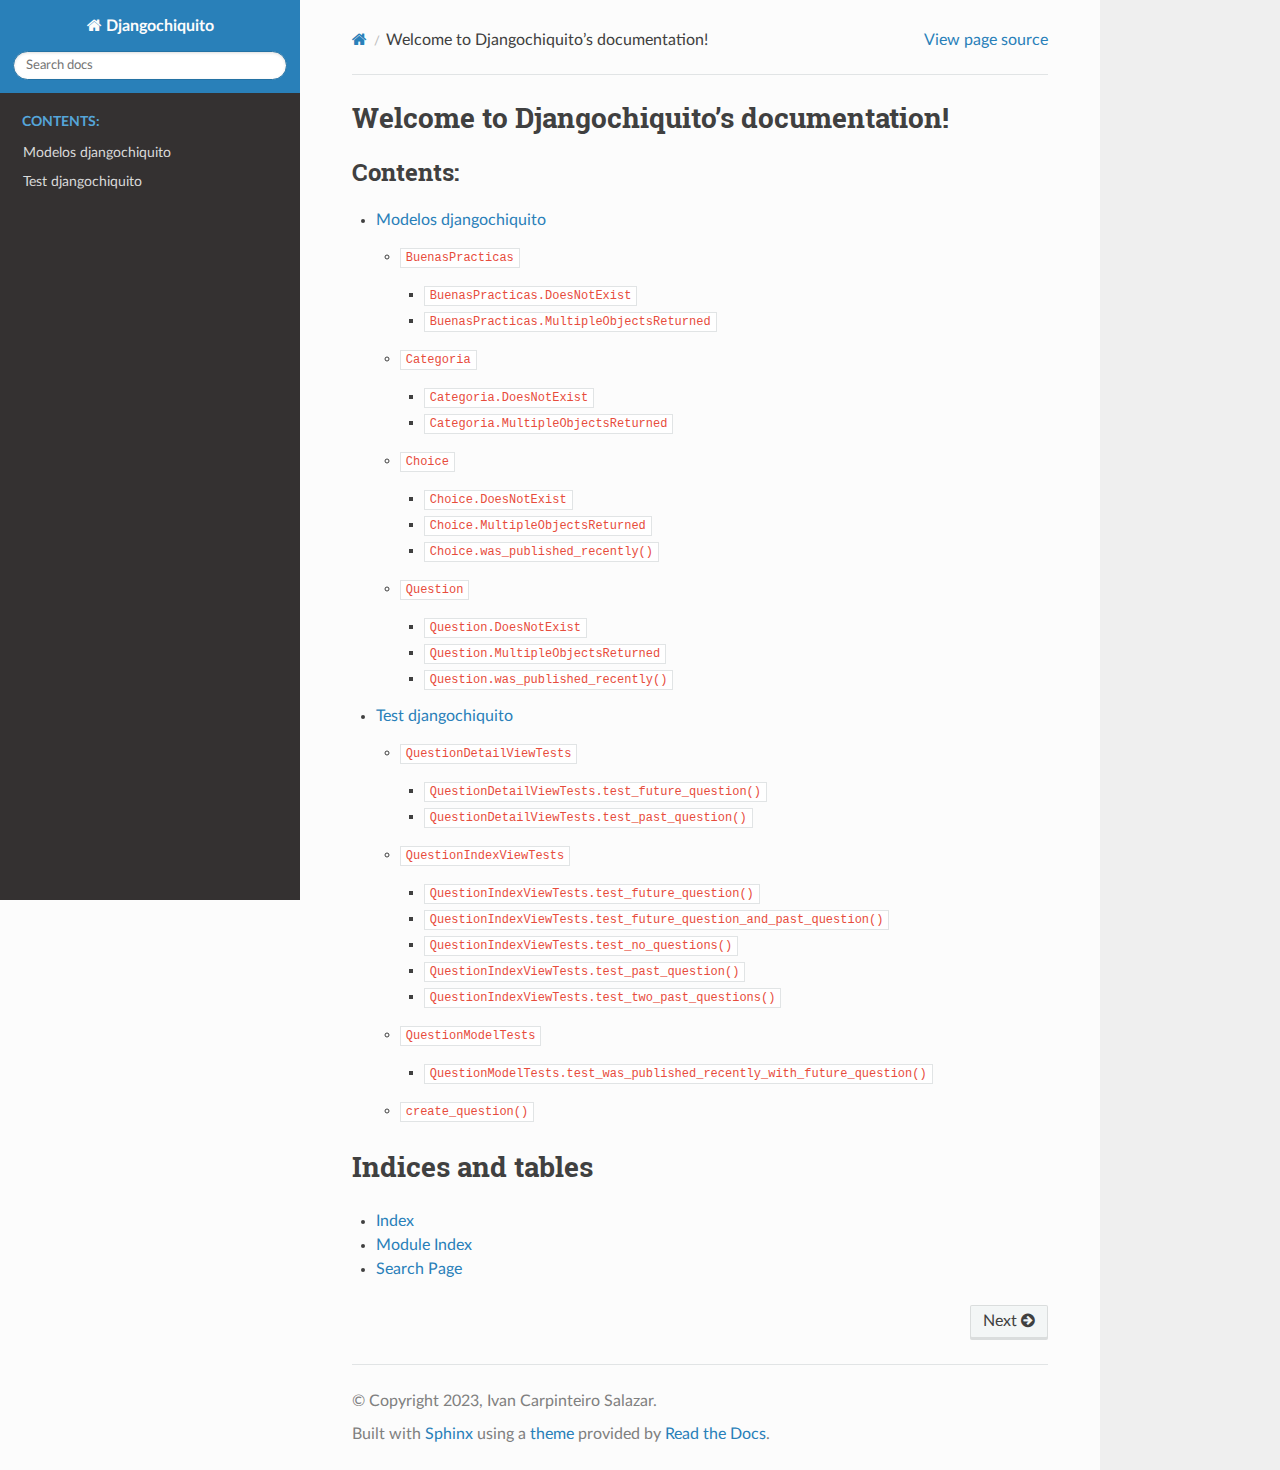
<file: docs/_build/html/index.html>
<!DOCTYPE html>
<html class="writer-html5" lang="en" >
<head>
  <meta charset="utf-8" /><meta name="generator" content="Docutils 0.18.1: http://docutils.sourceforge.net/" />

  <meta name="viewport" content="width=device-width, initial-scale=1.0" />
  <title>Welcome to Djangochiquito’s documentation! &mdash; Djangochiquito  documentation</title>
      <link rel="stylesheet" href="_static/pygments.css" type="text/css" />
      <link rel="stylesheet" href="_static/css/theme.css" type="text/css" />
  <!--[if lt IE 9]>
    <script src="_static/js/html5shiv.min.js"></script>
  <![endif]-->
  
        <script src="_static/jquery.js"></script>
        <script src="_static/_sphinx_javascript_frameworks_compat.js"></script>
        <script data-url_root="./" id="documentation_options" src="_static/documentation_options.js"></script>
        <script src="_static/doctools.js"></script>
        <script src="_static/sphinx_highlight.js"></script>
    <script src="_static/js/theme.js"></script>
    <link rel="index" title="Index" href="genindex.html" />
    <link rel="search" title="Search" href="search.html" />
    <link rel="next" title="Modelos djangochiquito" href="docu/modelosindex.html" /> 
</head>

<body class="wy-body-for-nav"> 
  <div class="wy-grid-for-nav">
    <nav data-toggle="wy-nav-shift" class="wy-nav-side">
      <div class="wy-side-scroll">
        <div class="wy-side-nav-search" >

          
          
          <a href="#" class="icon icon-home">
            Djangochiquito
          </a>
<div role="search">
  <form id="rtd-search-form" class="wy-form" action="search.html" method="get">
    <input type="text" name="q" placeholder="Search docs" aria-label="Search docs" />
    <input type="hidden" name="check_keywords" value="yes" />
    <input type="hidden" name="area" value="default" />
  </form>
</div>
        </div><div class="wy-menu wy-menu-vertical" data-spy="affix" role="navigation" aria-label="Navigation menu">
              <p class="caption" role="heading"><span class="caption-text">Contents:</span></p>
<ul>
<li class="toctree-l1"><a class="reference internal" href="docu/modelosindex.html">Modelos djangochiquito</a></li>
<li class="toctree-l1"><a class="reference internal" href="docu/testindex.html">Test djangochiquito</a></li>
</ul>

        </div>
      </div>
    </nav>

    <section data-toggle="wy-nav-shift" class="wy-nav-content-wrap"><nav class="wy-nav-top" aria-label="Mobile navigation menu" >
          <i data-toggle="wy-nav-top" class="fa fa-bars"></i>
          <a href="#">Djangochiquito</a>
      </nav>

      <div class="wy-nav-content">
        <div class="rst-content">
          <div role="navigation" aria-label="Page navigation">
  <ul class="wy-breadcrumbs">
      <li><a href="#" class="icon icon-home" aria-label="Home"></a></li>
      <li class="breadcrumb-item active">Welcome to Djangochiquito’s documentation!</li>
      <li class="wy-breadcrumbs-aside">
            <a href="_sources/index.rst.txt" rel="nofollow"> View page source</a>
      </li>
  </ul>
  <hr/>
</div>
          <div role="main" class="document" itemscope="itemscope" itemtype="http://schema.org/Article">
           <div itemprop="articleBody">
             
  <section id="welcome-to-djangochiquito-s-documentation">
<h1>Welcome to Djangochiquito’s documentation!<a class="headerlink" href="#welcome-to-djangochiquito-s-documentation" title="Permalink to this heading"></a></h1>
<div class="toctree-wrapper compound">
<p class="caption" role="heading"><span class="caption-text">Contents:</span></p>
<ul>
<li class="toctree-l1"><a class="reference internal" href="docu/modelosindex.html">Modelos djangochiquito</a><ul>
<li class="toctree-l2"><a class="reference internal" href="docu/modelosindex.html#djangochiquito.models.BuenasPracticas"><code class="docutils literal notranslate"><span class="pre">BuenasPracticas</span></code></a><ul>
<li class="toctree-l3"><a class="reference internal" href="docu/modelosindex.html#djangochiquito.models.BuenasPracticas.DoesNotExist"><code class="docutils literal notranslate"><span class="pre">BuenasPracticas.DoesNotExist</span></code></a></li>
<li class="toctree-l3"><a class="reference internal" href="docu/modelosindex.html#djangochiquito.models.BuenasPracticas.MultipleObjectsReturned"><code class="docutils literal notranslate"><span class="pre">BuenasPracticas.MultipleObjectsReturned</span></code></a></li>
</ul>
</li>
<li class="toctree-l2"><a class="reference internal" href="docu/modelosindex.html#djangochiquito.models.Categoria"><code class="docutils literal notranslate"><span class="pre">Categoria</span></code></a><ul>
<li class="toctree-l3"><a class="reference internal" href="docu/modelosindex.html#djangochiquito.models.Categoria.DoesNotExist"><code class="docutils literal notranslate"><span class="pre">Categoria.DoesNotExist</span></code></a></li>
<li class="toctree-l3"><a class="reference internal" href="docu/modelosindex.html#djangochiquito.models.Categoria.MultipleObjectsReturned"><code class="docutils literal notranslate"><span class="pre">Categoria.MultipleObjectsReturned</span></code></a></li>
</ul>
</li>
<li class="toctree-l2"><a class="reference internal" href="docu/modelosindex.html#djangochiquito.models.Choice"><code class="docutils literal notranslate"><span class="pre">Choice</span></code></a><ul>
<li class="toctree-l3"><a class="reference internal" href="docu/modelosindex.html#djangochiquito.models.Choice.DoesNotExist"><code class="docutils literal notranslate"><span class="pre">Choice.DoesNotExist</span></code></a></li>
<li class="toctree-l3"><a class="reference internal" href="docu/modelosindex.html#djangochiquito.models.Choice.MultipleObjectsReturned"><code class="docutils literal notranslate"><span class="pre">Choice.MultipleObjectsReturned</span></code></a></li>
<li class="toctree-l3"><a class="reference internal" href="docu/modelosindex.html#djangochiquito.models.Choice.was_published_recently"><code class="docutils literal notranslate"><span class="pre">Choice.was_published_recently()</span></code></a></li>
</ul>
</li>
<li class="toctree-l2"><a class="reference internal" href="docu/modelosindex.html#djangochiquito.models.Question"><code class="docutils literal notranslate"><span class="pre">Question</span></code></a><ul>
<li class="toctree-l3"><a class="reference internal" href="docu/modelosindex.html#djangochiquito.models.Question.DoesNotExist"><code class="docutils literal notranslate"><span class="pre">Question.DoesNotExist</span></code></a></li>
<li class="toctree-l3"><a class="reference internal" href="docu/modelosindex.html#djangochiquito.models.Question.MultipleObjectsReturned"><code class="docutils literal notranslate"><span class="pre">Question.MultipleObjectsReturned</span></code></a></li>
<li class="toctree-l3"><a class="reference internal" href="docu/modelosindex.html#djangochiquito.models.Question.was_published_recently"><code class="docutils literal notranslate"><span class="pre">Question.was_published_recently()</span></code></a></li>
</ul>
</li>
</ul>
</li>
<li class="toctree-l1"><a class="reference internal" href="docu/testindex.html">Test djangochiquito</a><ul>
<li class="toctree-l2"><a class="reference internal" href="docu/testindex.html#djangochiquito.tests.QuestionDetailViewTests"><code class="docutils literal notranslate"><span class="pre">QuestionDetailViewTests</span></code></a><ul>
<li class="toctree-l3"><a class="reference internal" href="docu/testindex.html#djangochiquito.tests.QuestionDetailViewTests.test_future_question"><code class="docutils literal notranslate"><span class="pre">QuestionDetailViewTests.test_future_question()</span></code></a></li>
<li class="toctree-l3"><a class="reference internal" href="docu/testindex.html#djangochiquito.tests.QuestionDetailViewTests.test_past_question"><code class="docutils literal notranslate"><span class="pre">QuestionDetailViewTests.test_past_question()</span></code></a></li>
</ul>
</li>
<li class="toctree-l2"><a class="reference internal" href="docu/testindex.html#djangochiquito.tests.QuestionIndexViewTests"><code class="docutils literal notranslate"><span class="pre">QuestionIndexViewTests</span></code></a><ul>
<li class="toctree-l3"><a class="reference internal" href="docu/testindex.html#djangochiquito.tests.QuestionIndexViewTests.test_future_question"><code class="docutils literal notranslate"><span class="pre">QuestionIndexViewTests.test_future_question()</span></code></a></li>
<li class="toctree-l3"><a class="reference internal" href="docu/testindex.html#djangochiquito.tests.QuestionIndexViewTests.test_future_question_and_past_question"><code class="docutils literal notranslate"><span class="pre">QuestionIndexViewTests.test_future_question_and_past_question()</span></code></a></li>
<li class="toctree-l3"><a class="reference internal" href="docu/testindex.html#djangochiquito.tests.QuestionIndexViewTests.test_no_questions"><code class="docutils literal notranslate"><span class="pre">QuestionIndexViewTests.test_no_questions()</span></code></a></li>
<li class="toctree-l3"><a class="reference internal" href="docu/testindex.html#djangochiquito.tests.QuestionIndexViewTests.test_past_question"><code class="docutils literal notranslate"><span class="pre">QuestionIndexViewTests.test_past_question()</span></code></a></li>
<li class="toctree-l3"><a class="reference internal" href="docu/testindex.html#djangochiquito.tests.QuestionIndexViewTests.test_two_past_questions"><code class="docutils literal notranslate"><span class="pre">QuestionIndexViewTests.test_two_past_questions()</span></code></a></li>
</ul>
</li>
<li class="toctree-l2"><a class="reference internal" href="docu/testindex.html#djangochiquito.tests.QuestionModelTests"><code class="docutils literal notranslate"><span class="pre">QuestionModelTests</span></code></a><ul>
<li class="toctree-l3"><a class="reference internal" href="docu/testindex.html#djangochiquito.tests.QuestionModelTests.test_was_published_recently_with_future_question"><code class="docutils literal notranslate"><span class="pre">QuestionModelTests.test_was_published_recently_with_future_question()</span></code></a></li>
</ul>
</li>
<li class="toctree-l2"><a class="reference internal" href="docu/testindex.html#djangochiquito.tests.create_question"><code class="docutils literal notranslate"><span class="pre">create_question()</span></code></a></li>
</ul>
</li>
</ul>
</div>
</section>
<section id="indices-and-tables">
<h1>Indices and tables<a class="headerlink" href="#indices-and-tables" title="Permalink to this heading"></a></h1>
<ul class="simple">
<li><p><a class="reference internal" href="genindex.html"><span class="std std-ref">Index</span></a></p></li>
<li><p><a class="reference internal" href="py-modindex.html"><span class="std std-ref">Module Index</span></a></p></li>
<li><p><a class="reference internal" href="search.html"><span class="std std-ref">Search Page</span></a></p></li>
</ul>
</section>


           </div>
          </div>
          <footer><div class="rst-footer-buttons" role="navigation" aria-label="Footer">
        <a href="docu/modelosindex.html" class="btn btn-neutral float-right" title="Modelos djangochiquito" accesskey="n" rel="next">Next <span class="fa fa-arrow-circle-right" aria-hidden="true"></span></a>
    </div>

  <hr/>

  <div role="contentinfo">
    <p>&#169; Copyright 2023, Ivan Carpinteiro Salazar.</p>
  </div>

  Built with <a href="https://www.sphinx-doc.org/">Sphinx</a> using a
    <a href="https://github.com/readthedocs/sphinx_rtd_theme">theme</a>
    provided by <a href="https://readthedocs.org">Read the Docs</a>.
   

</footer>
        </div>
      </div>
    </section>
  </div>
  <script>
      jQuery(function () {
          SphinxRtdTheme.Navigation.enable(true);
      });
  </script> 

</body>
</html>
</file>
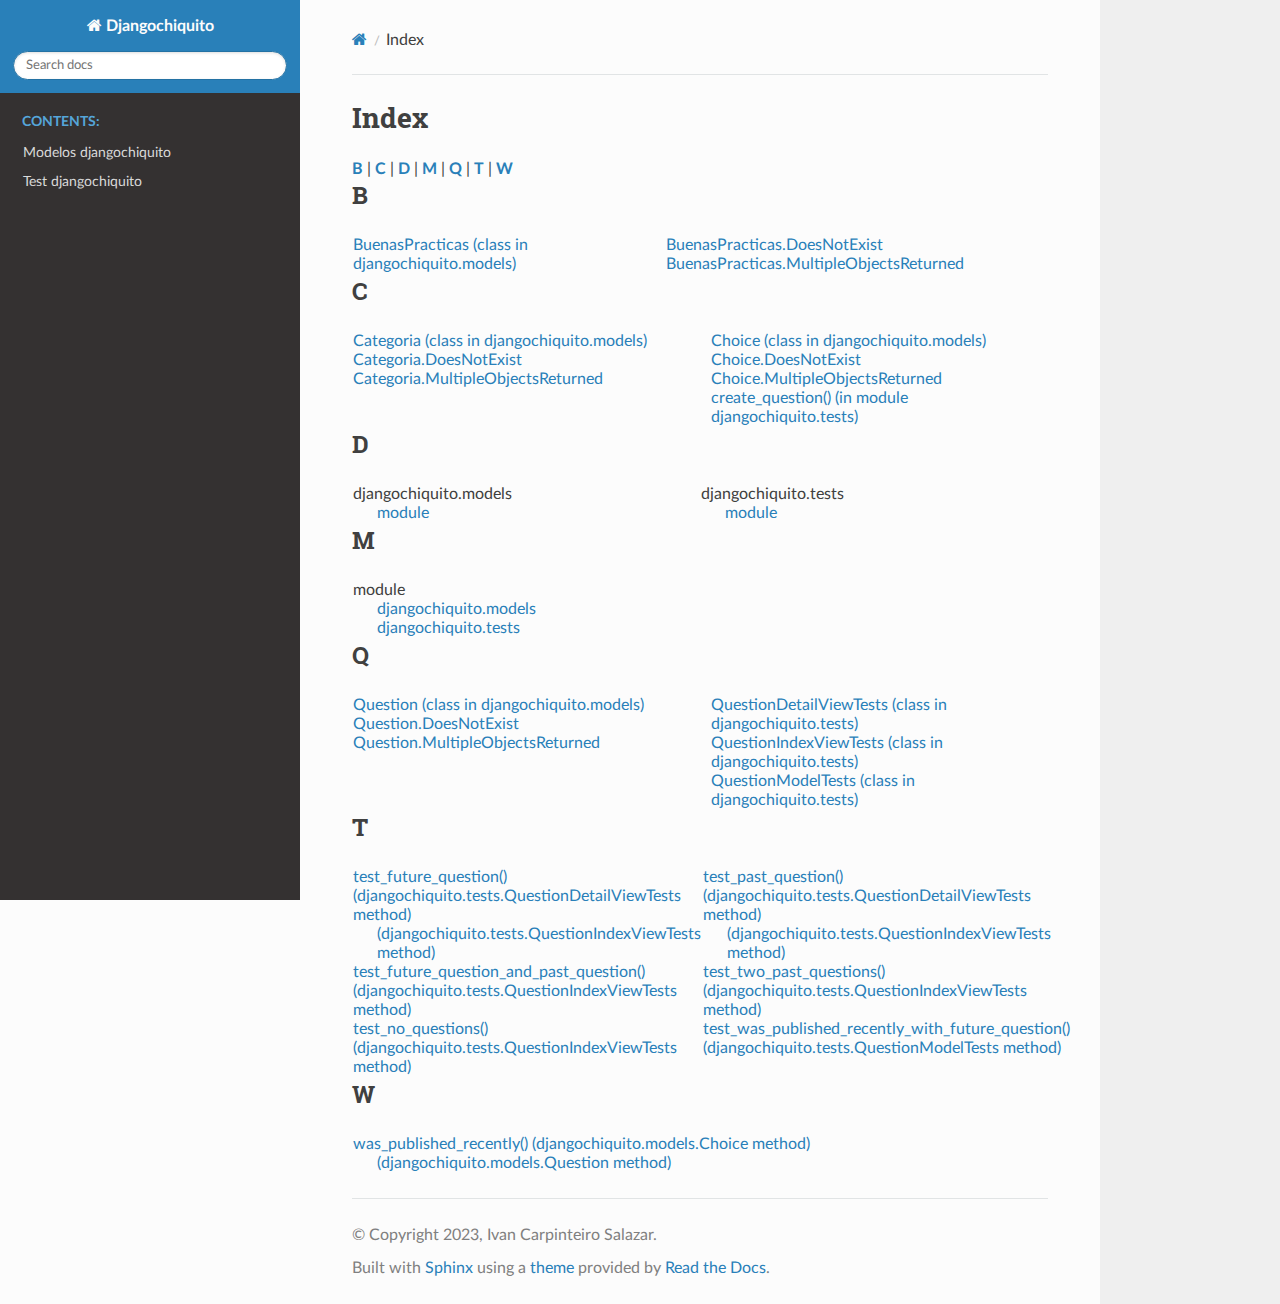
<file: docs/_build/html/genindex.html>
<!DOCTYPE html>
<html class="writer-html5" lang="en" >
<head>
  <meta charset="utf-8" />
  <meta name="viewport" content="width=device-width, initial-scale=1.0" />
  <title>Index &mdash; Djangochiquito  documentation</title>
      <link rel="stylesheet" href="_static/pygments.css" type="text/css" />
      <link rel="stylesheet" href="_static/css/theme.css" type="text/css" />
  <!--[if lt IE 9]>
    <script src="_static/js/html5shiv.min.js"></script>
  <![endif]-->
  
        <script src="_static/jquery.js"></script>
        <script src="_static/_sphinx_javascript_frameworks_compat.js"></script>
        <script data-url_root="./" id="documentation_options" src="_static/documentation_options.js"></script>
        <script src="_static/doctools.js"></script>
        <script src="_static/sphinx_highlight.js"></script>
    <script src="_static/js/theme.js"></script>
    <link rel="index" title="Index" href="#" />
    <link rel="search" title="Search" href="search.html" /> 
</head>

<body class="wy-body-for-nav"> 
  <div class="wy-grid-for-nav">
    <nav data-toggle="wy-nav-shift" class="wy-nav-side">
      <div class="wy-side-scroll">
        <div class="wy-side-nav-search" >

          
          
          <a href="index.html" class="icon icon-home">
            Djangochiquito
          </a>
<div role="search">
  <form id="rtd-search-form" class="wy-form" action="search.html" method="get">
    <input type="text" name="q" placeholder="Search docs" aria-label="Search docs" />
    <input type="hidden" name="check_keywords" value="yes" />
    <input type="hidden" name="area" value="default" />
  </form>
</div>
        </div><div class="wy-menu wy-menu-vertical" data-spy="affix" role="navigation" aria-label="Navigation menu">
              <p class="caption" role="heading"><span class="caption-text">Contents:</span></p>
<ul>
<li class="toctree-l1"><a class="reference internal" href="docu/modelosindex.html">Modelos djangochiquito</a></li>
<li class="toctree-l1"><a class="reference internal" href="docu/testindex.html">Test djangochiquito</a></li>
</ul>

        </div>
      </div>
    </nav>

    <section data-toggle="wy-nav-shift" class="wy-nav-content-wrap"><nav class="wy-nav-top" aria-label="Mobile navigation menu" >
          <i data-toggle="wy-nav-top" class="fa fa-bars"></i>
          <a href="index.html">Djangochiquito</a>
      </nav>

      <div class="wy-nav-content">
        <div class="rst-content">
          <div role="navigation" aria-label="Page navigation">
  <ul class="wy-breadcrumbs">
      <li><a href="index.html" class="icon icon-home" aria-label="Home"></a></li>
      <li class="breadcrumb-item active">Index</li>
      <li class="wy-breadcrumbs-aside">
      </li>
  </ul>
  <hr/>
</div>
          <div role="main" class="document" itemscope="itemscope" itemtype="http://schema.org/Article">
           <div itemprop="articleBody">
             

<h1 id="index">Index</h1>

<div class="genindex-jumpbox">
 <a href="#B"><strong>B</strong></a>
 | <a href="#C"><strong>C</strong></a>
 | <a href="#D"><strong>D</strong></a>
 | <a href="#M"><strong>M</strong></a>
 | <a href="#Q"><strong>Q</strong></a>
 | <a href="#T"><strong>T</strong></a>
 | <a href="#W"><strong>W</strong></a>
 
</div>
<h2 id="B">B</h2>
<table style="width: 100%" class="indextable genindextable"><tr>
  <td style="width: 33%; vertical-align: top;"><ul>
      <li><a href="docu/modelosindex.html#djangochiquito.models.BuenasPracticas">BuenasPracticas (class in djangochiquito.models)</a>
</li>
  </ul></td>
  <td style="width: 33%; vertical-align: top;"><ul>
      <li><a href="docu/modelosindex.html#djangochiquito.models.BuenasPracticas.DoesNotExist">BuenasPracticas.DoesNotExist</a>
</li>
      <li><a href="docu/modelosindex.html#djangochiquito.models.BuenasPracticas.MultipleObjectsReturned">BuenasPracticas.MultipleObjectsReturned</a>
</li>
  </ul></td>
</tr></table>

<h2 id="C">C</h2>
<table style="width: 100%" class="indextable genindextable"><tr>
  <td style="width: 33%; vertical-align: top;"><ul>
      <li><a href="docu/modelosindex.html#djangochiquito.models.Categoria">Categoria (class in djangochiquito.models)</a>
</li>
      <li><a href="docu/modelosindex.html#djangochiquito.models.Categoria.DoesNotExist">Categoria.DoesNotExist</a>
</li>
      <li><a href="docu/modelosindex.html#djangochiquito.models.Categoria.MultipleObjectsReturned">Categoria.MultipleObjectsReturned</a>
</li>
  </ul></td>
  <td style="width: 33%; vertical-align: top;"><ul>
      <li><a href="docu/modelosindex.html#djangochiquito.models.Choice">Choice (class in djangochiquito.models)</a>
</li>
      <li><a href="docu/modelosindex.html#djangochiquito.models.Choice.DoesNotExist">Choice.DoesNotExist</a>
</li>
      <li><a href="docu/modelosindex.html#djangochiquito.models.Choice.MultipleObjectsReturned">Choice.MultipleObjectsReturned</a>
</li>
      <li><a href="docu/testindex.html#djangochiquito.tests.create_question">create_question() (in module djangochiquito.tests)</a>
</li>
  </ul></td>
</tr></table>

<h2 id="D">D</h2>
<table style="width: 100%" class="indextable genindextable"><tr>
  <td style="width: 33%; vertical-align: top;"><ul>
      <li>
    djangochiquito.models

      <ul>
        <li><a href="docu/modelosindex.html#module-djangochiquito.models">module</a>
</li>
      </ul></li>
  </ul></td>
  <td style="width: 33%; vertical-align: top;"><ul>
      <li>
    djangochiquito.tests

      <ul>
        <li><a href="docu/testindex.html#module-djangochiquito.tests">module</a>
</li>
      </ul></li>
  </ul></td>
</tr></table>

<h2 id="M">M</h2>
<table style="width: 100%" class="indextable genindextable"><tr>
  <td style="width: 33%; vertical-align: top;"><ul>
      <li>
    module

      <ul>
        <li><a href="docu/modelosindex.html#module-djangochiquito.models">djangochiquito.models</a>
</li>
        <li><a href="docu/testindex.html#module-djangochiquito.tests">djangochiquito.tests</a>
</li>
      </ul></li>
  </ul></td>
</tr></table>

<h2 id="Q">Q</h2>
<table style="width: 100%" class="indextable genindextable"><tr>
  <td style="width: 33%; vertical-align: top;"><ul>
      <li><a href="docu/modelosindex.html#djangochiquito.models.Question">Question (class in djangochiquito.models)</a>
</li>
      <li><a href="docu/modelosindex.html#djangochiquito.models.Question.DoesNotExist">Question.DoesNotExist</a>
</li>
      <li><a href="docu/modelosindex.html#djangochiquito.models.Question.MultipleObjectsReturned">Question.MultipleObjectsReturned</a>
</li>
  </ul></td>
  <td style="width: 33%; vertical-align: top;"><ul>
      <li><a href="docu/testindex.html#djangochiquito.tests.QuestionDetailViewTests">QuestionDetailViewTests (class in djangochiquito.tests)</a>
</li>
      <li><a href="docu/testindex.html#djangochiquito.tests.QuestionIndexViewTests">QuestionIndexViewTests (class in djangochiquito.tests)</a>
</li>
      <li><a href="docu/testindex.html#djangochiquito.tests.QuestionModelTests">QuestionModelTests (class in djangochiquito.tests)</a>
</li>
  </ul></td>
</tr></table>

<h2 id="T">T</h2>
<table style="width: 100%" class="indextable genindextable"><tr>
  <td style="width: 33%; vertical-align: top;"><ul>
      <li><a href="docu/testindex.html#djangochiquito.tests.QuestionDetailViewTests.test_future_question">test_future_question() (djangochiquito.tests.QuestionDetailViewTests method)</a>

      <ul>
        <li><a href="docu/testindex.html#djangochiquito.tests.QuestionIndexViewTests.test_future_question">(djangochiquito.tests.QuestionIndexViewTests method)</a>
</li>
      </ul></li>
      <li><a href="docu/testindex.html#djangochiquito.tests.QuestionIndexViewTests.test_future_question_and_past_question">test_future_question_and_past_question() (djangochiquito.tests.QuestionIndexViewTests method)</a>
</li>
      <li><a href="docu/testindex.html#djangochiquito.tests.QuestionIndexViewTests.test_no_questions">test_no_questions() (djangochiquito.tests.QuestionIndexViewTests method)</a>
</li>
  </ul></td>
  <td style="width: 33%; vertical-align: top;"><ul>
      <li><a href="docu/testindex.html#djangochiquito.tests.QuestionDetailViewTests.test_past_question">test_past_question() (djangochiquito.tests.QuestionDetailViewTests method)</a>

      <ul>
        <li><a href="docu/testindex.html#djangochiquito.tests.QuestionIndexViewTests.test_past_question">(djangochiquito.tests.QuestionIndexViewTests method)</a>
</li>
      </ul></li>
      <li><a href="docu/testindex.html#djangochiquito.tests.QuestionIndexViewTests.test_two_past_questions">test_two_past_questions() (djangochiquito.tests.QuestionIndexViewTests method)</a>
</li>
      <li><a href="docu/testindex.html#djangochiquito.tests.QuestionModelTests.test_was_published_recently_with_future_question">test_was_published_recently_with_future_question() (djangochiquito.tests.QuestionModelTests method)</a>
</li>
  </ul></td>
</tr></table>

<h2 id="W">W</h2>
<table style="width: 100%" class="indextable genindextable"><tr>
  <td style="width: 33%; vertical-align: top;"><ul>
      <li><a href="docu/modelosindex.html#djangochiquito.models.Choice.was_published_recently">was_published_recently() (djangochiquito.models.Choice method)</a>

      <ul>
        <li><a href="docu/modelosindex.html#djangochiquito.models.Question.was_published_recently">(djangochiquito.models.Question method)</a>
</li>
      </ul></li>
  </ul></td>
</tr></table>



           </div>
          </div>
          <footer>

  <hr/>

  <div role="contentinfo">
    <p>&#169; Copyright 2023, Ivan Carpinteiro Salazar.</p>
  </div>

  Built with <a href="https://www.sphinx-doc.org/">Sphinx</a> using a
    <a href="https://github.com/readthedocs/sphinx_rtd_theme">theme</a>
    provided by <a href="https://readthedocs.org">Read the Docs</a>.
   

</footer>
        </div>
      </div>
    </section>
  </div>
  <script>
      jQuery(function () {
          SphinxRtdTheme.Navigation.enable(true);
      });
  </script> 

</body>
</html>
</file>
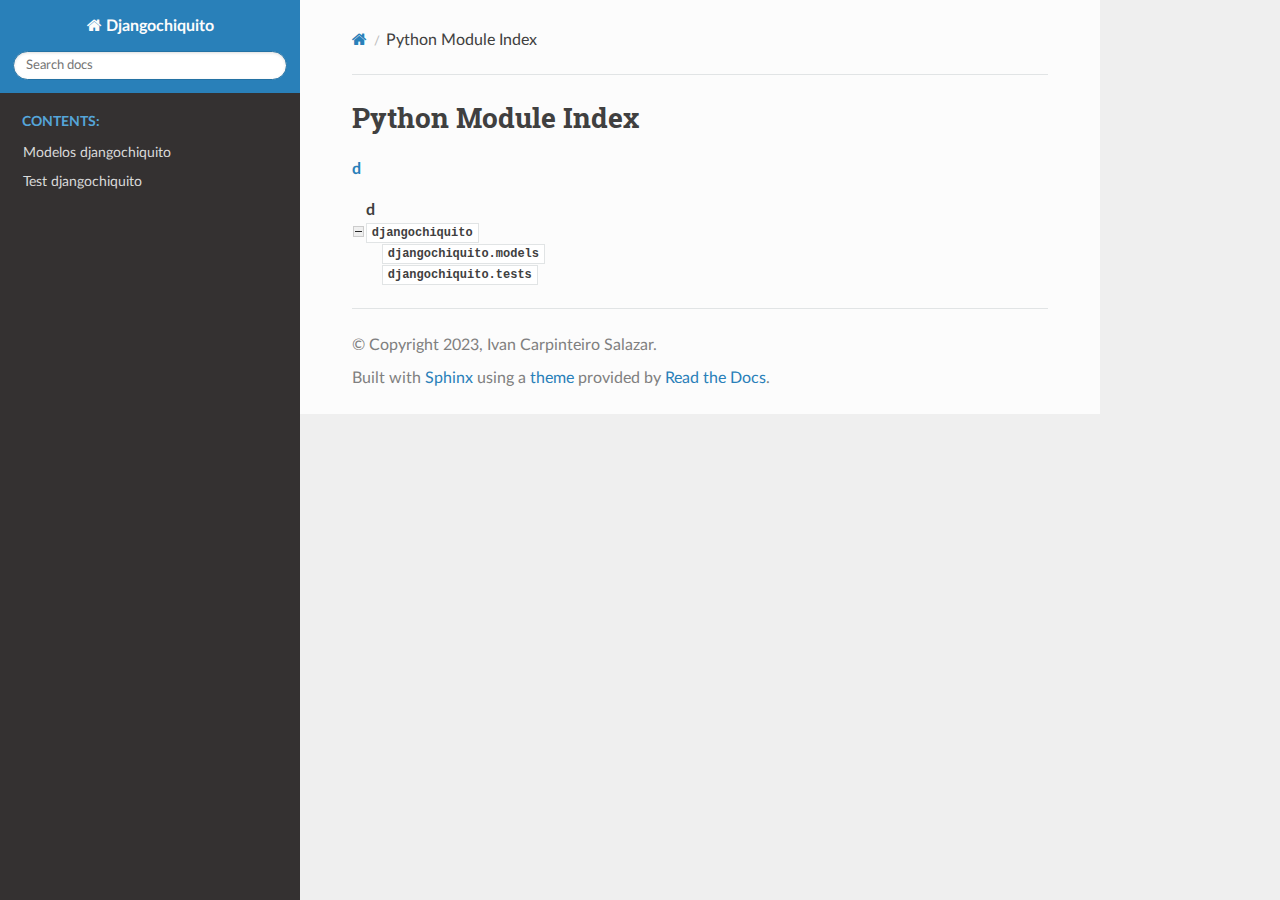
<file: docs/_build/html/py-modindex.html>
<!DOCTYPE html>
<html class="writer-html5" lang="en" >
<head>
  <meta charset="utf-8" />
  <meta name="viewport" content="width=device-width, initial-scale=1.0" />
  <title>Python Module Index &mdash; Djangochiquito  documentation</title>
      <link rel="stylesheet" href="_static/pygments.css" type="text/css" />
      <link rel="stylesheet" href="_static/css/theme.css" type="text/css" />
  <!--[if lt IE 9]>
    <script src="_static/js/html5shiv.min.js"></script>
  <![endif]-->
  
        <script src="_static/jquery.js"></script>
        <script src="_static/_sphinx_javascript_frameworks_compat.js"></script>
        <script data-url_root="./" id="documentation_options" src="_static/documentation_options.js"></script>
        <script src="_static/doctools.js"></script>
        <script src="_static/sphinx_highlight.js"></script>
    <script src="_static/js/theme.js"></script>
    <link rel="index" title="Index" href="genindex.html" />
    <link rel="search" title="Search" href="search.html" />
 


</head>

<body class="wy-body-for-nav"> 
  <div class="wy-grid-for-nav">
    <nav data-toggle="wy-nav-shift" class="wy-nav-side">
      <div class="wy-side-scroll">
        <div class="wy-side-nav-search" >

          
          
          <a href="index.html" class="icon icon-home">
            Djangochiquito
          </a>
<div role="search">
  <form id="rtd-search-form" class="wy-form" action="search.html" method="get">
    <input type="text" name="q" placeholder="Search docs" aria-label="Search docs" />
    <input type="hidden" name="check_keywords" value="yes" />
    <input type="hidden" name="area" value="default" />
  </form>
</div>
        </div><div class="wy-menu wy-menu-vertical" data-spy="affix" role="navigation" aria-label="Navigation menu">
              <p class="caption" role="heading"><span class="caption-text">Contents:</span></p>
<ul>
<li class="toctree-l1"><a class="reference internal" href="docu/modelosindex.html">Modelos djangochiquito</a></li>
<li class="toctree-l1"><a class="reference internal" href="docu/testindex.html">Test djangochiquito</a></li>
</ul>

        </div>
      </div>
    </nav>

    <section data-toggle="wy-nav-shift" class="wy-nav-content-wrap"><nav class="wy-nav-top" aria-label="Mobile navigation menu" >
          <i data-toggle="wy-nav-top" class="fa fa-bars"></i>
          <a href="index.html">Djangochiquito</a>
      </nav>

      <div class="wy-nav-content">
        <div class="rst-content">
          <div role="navigation" aria-label="Page navigation">
  <ul class="wy-breadcrumbs">
      <li><a href="index.html" class="icon icon-home" aria-label="Home"></a></li>
      <li class="breadcrumb-item active">Python Module Index</li>
      <li class="wy-breadcrumbs-aside">
      </li>
  </ul>
  <hr/>
</div>
          <div role="main" class="document" itemscope="itemscope" itemtype="http://schema.org/Article">
           <div itemprop="articleBody">
             

   <h1>Python Module Index</h1>

   <div class="modindex-jumpbox">
   <a href="#cap-d"><strong>d</strong></a>
   </div>

   <table class="indextable modindextable">
     <tr class="pcap"><td></td><td>&#160;</td><td></td></tr>
     <tr class="cap" id="cap-d"><td></td><td>
       <strong>d</strong></td><td></td></tr>
     <tr>
       <td><img src="_static/minus.png" class="toggler"
              id="toggle-1" style="display: none" alt="-" /></td>
       <td>
       <code class="xref">djangochiquito</code></td><td>
       <em></em></td></tr>
     <tr class="cg-1">
       <td></td>
       <td>&#160;&#160;&#160;
       <a href="docu/modelosindex.html#module-djangochiquito.models"><code class="xref">djangochiquito.models</code></a></td><td>
       <em></em></td></tr>
     <tr class="cg-1">
       <td></td>
       <td>&#160;&#160;&#160;
       <a href="docu/testindex.html#module-djangochiquito.tests"><code class="xref">djangochiquito.tests</code></a></td><td>
       <em></em></td></tr>
   </table>


           </div>
          </div>
          <footer>

  <hr/>

  <div role="contentinfo">
    <p>&#169; Copyright 2023, Ivan Carpinteiro Salazar.</p>
  </div>

  Built with <a href="https://www.sphinx-doc.org/">Sphinx</a> using a
    <a href="https://github.com/readthedocs/sphinx_rtd_theme">theme</a>
    provided by <a href="https://readthedocs.org">Read the Docs</a>.
   

</footer>
        </div>
      </div>
    </section>
  </div>
  <script>
      jQuery(function () {
          SphinxRtdTheme.Navigation.enable(true);
      });
  </script> 

</body>
</html>
</file>
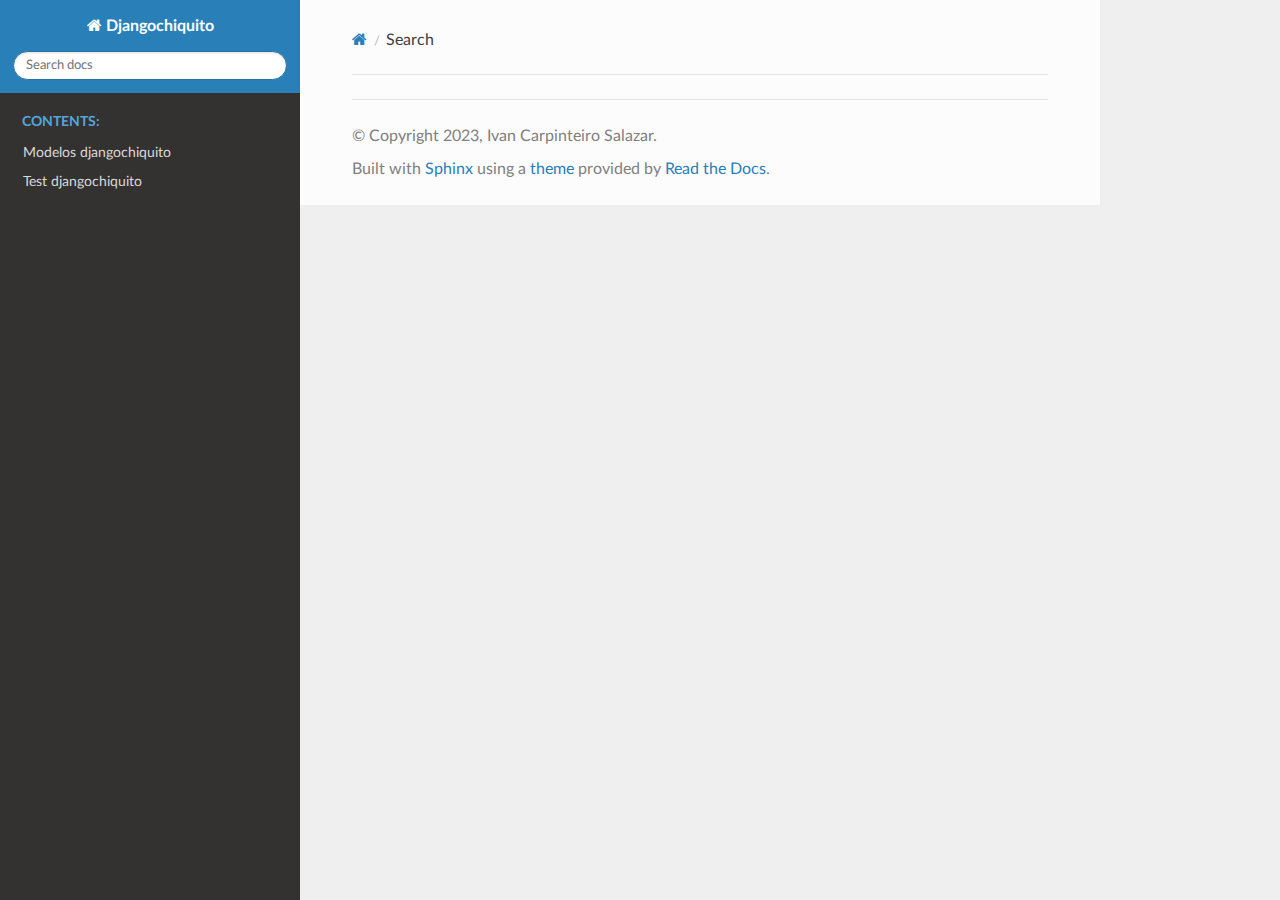
<file: docs/_build/html/search.html>
<!DOCTYPE html>
<html class="writer-html5" lang="en" >
<head>
  <meta charset="utf-8" />
  <meta name="viewport" content="width=device-width, initial-scale=1.0" />
  <title>Search &mdash; Djangochiquito  documentation</title>
      <link rel="stylesheet" href="_static/pygments.css" type="text/css" />
      <link rel="stylesheet" href="_static/css/theme.css" type="text/css" />
    
  <!--[if lt IE 9]>
    <script src="_static/js/html5shiv.min.js"></script>
  <![endif]-->
  
        <script src="_static/jquery.js"></script>
        <script src="_static/_sphinx_javascript_frameworks_compat.js"></script>
        <script data-url_root="./" id="documentation_options" src="_static/documentation_options.js"></script>
        <script src="_static/doctools.js"></script>
        <script src="_static/sphinx_highlight.js"></script>
    <script src="_static/js/theme.js"></script>
    <script src="_static/searchtools.js"></script>
    <script src="_static/language_data.js"></script>
    <link rel="index" title="Index" href="genindex.html" />
    <link rel="search" title="Search" href="#" /> 
</head>

<body class="wy-body-for-nav"> 
  <div class="wy-grid-for-nav">
    <nav data-toggle="wy-nav-shift" class="wy-nav-side">
      <div class="wy-side-scroll">
        <div class="wy-side-nav-search" >

          
          
          <a href="index.html" class="icon icon-home">
            Djangochiquito
          </a>
<div role="search">
  <form id="rtd-search-form" class="wy-form" action="#" method="get">
    <input type="text" name="q" placeholder="Search docs" aria-label="Search docs" />
    <input type="hidden" name="check_keywords" value="yes" />
    <input type="hidden" name="area" value="default" />
  </form>
</div>
        </div><div class="wy-menu wy-menu-vertical" data-spy="affix" role="navigation" aria-label="Navigation menu">
              <p class="caption" role="heading"><span class="caption-text">Contents:</span></p>
<ul>
<li class="toctree-l1"><a class="reference internal" href="docu/modelosindex.html">Modelos djangochiquito</a></li>
<li class="toctree-l1"><a class="reference internal" href="docu/testindex.html">Test djangochiquito</a></li>
</ul>

        </div>
      </div>
    </nav>

    <section data-toggle="wy-nav-shift" class="wy-nav-content-wrap"><nav class="wy-nav-top" aria-label="Mobile navigation menu" >
          <i data-toggle="wy-nav-top" class="fa fa-bars"></i>
          <a href="index.html">Djangochiquito</a>
      </nav>

      <div class="wy-nav-content">
        <div class="rst-content">
          <div role="navigation" aria-label="Page navigation">
  <ul class="wy-breadcrumbs">
      <li><a href="index.html" class="icon icon-home" aria-label="Home"></a></li>
      <li class="breadcrumb-item active">Search</li>
      <li class="wy-breadcrumbs-aside">
      </li>
  </ul>
  <hr/>
</div>
          <div role="main" class="document" itemscope="itemscope" itemtype="http://schema.org/Article">
           <div itemprop="articleBody">
             
  <noscript>
  <div id="fallback" class="admonition warning">
    <p class="last">
      Please activate JavaScript to enable the search functionality.
    </p>
  </div>
  </noscript>

  
  <div id="search-results">
  
  </div>

           </div>
          </div>
          <footer>

  <hr/>

  <div role="contentinfo">
    <p>&#169; Copyright 2023, Ivan Carpinteiro Salazar.</p>
  </div>

  Built with <a href="https://www.sphinx-doc.org/">Sphinx</a> using a
    <a href="https://github.com/readthedocs/sphinx_rtd_theme">theme</a>
    provided by <a href="https://readthedocs.org">Read the Docs</a>.
   

</footer>
        </div>
      </div>
    </section>
  </div>
  <script>
      jQuery(function () {
          SphinxRtdTheme.Navigation.enable(true);
      });
  </script>
  <script>
    jQuery(function() { Search.loadIndex("searchindex.js"); });
  </script>
  
  <script id="searchindexloader"></script>
   


</body>
</html>
</file>
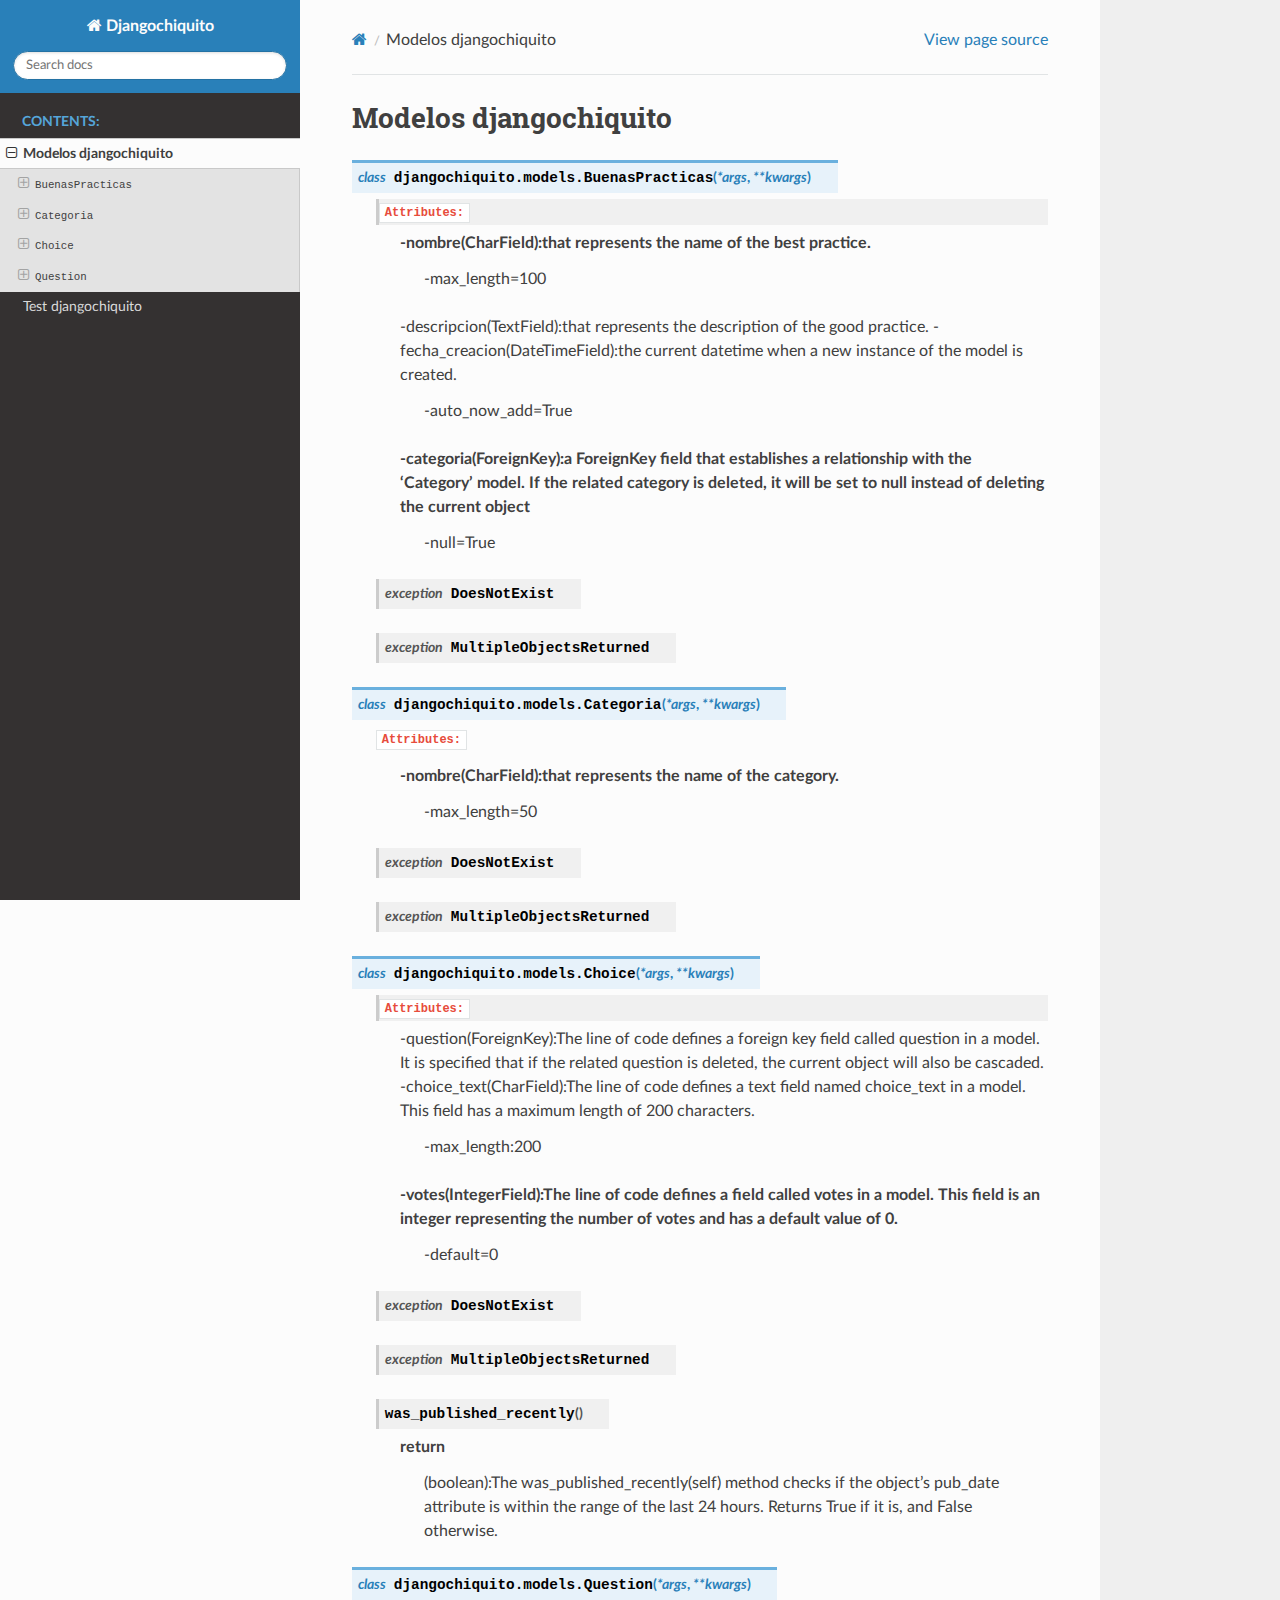
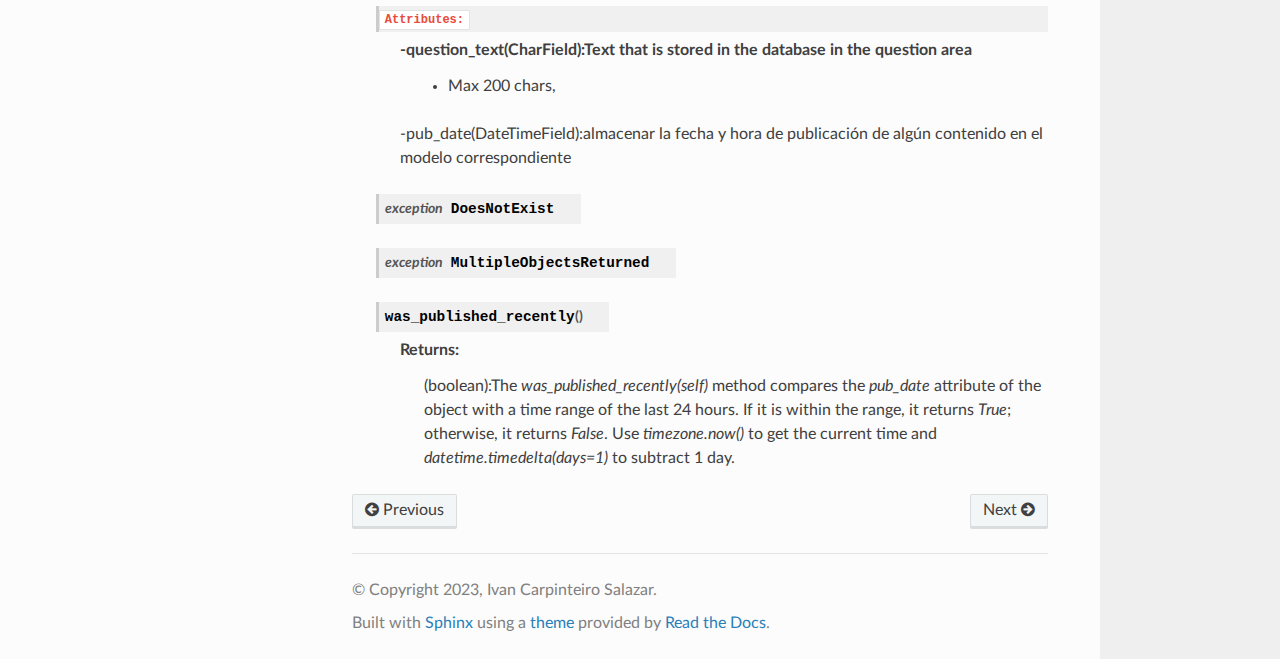
<file: docs/_build/html/docu/modelosindex.html>
<!DOCTYPE html>
<html class="writer-html5" lang="en" >
<head>
  <meta charset="utf-8" /><meta name="generator" content="Docutils 0.18.1: http://docutils.sourceforge.net/" />

  <meta name="viewport" content="width=device-width, initial-scale=1.0" />
  <title>Modelos djangochiquito &mdash; Djangochiquito  documentation</title>
      <link rel="stylesheet" href="../_static/pygments.css" type="text/css" />
      <link rel="stylesheet" href="../_static/css/theme.css" type="text/css" />
  <!--[if lt IE 9]>
    <script src="../_static/js/html5shiv.min.js"></script>
  <![endif]-->
  
        <script src="../_static/jquery.js"></script>
        <script src="../_static/_sphinx_javascript_frameworks_compat.js"></script>
        <script data-url_root="../" id="documentation_options" src="../_static/documentation_options.js"></script>
        <script src="../_static/doctools.js"></script>
        <script src="../_static/sphinx_highlight.js"></script>
    <script src="../_static/js/theme.js"></script>
    <link rel="index" title="Index" href="../genindex.html" />
    <link rel="search" title="Search" href="../search.html" />
    <link rel="next" title="Test djangochiquito" href="testindex.html" />
    <link rel="prev" title="Welcome to Djangochiquito’s documentation!" href="../index.html" /> 
</head>

<body class="wy-body-for-nav"> 
  <div class="wy-grid-for-nav">
    <nav data-toggle="wy-nav-shift" class="wy-nav-side">
      <div class="wy-side-scroll">
        <div class="wy-side-nav-search" >

          
          
          <a href="../index.html" class="icon icon-home">
            Djangochiquito
          </a>
<div role="search">
  <form id="rtd-search-form" class="wy-form" action="../search.html" method="get">
    <input type="text" name="q" placeholder="Search docs" aria-label="Search docs" />
    <input type="hidden" name="check_keywords" value="yes" />
    <input type="hidden" name="area" value="default" />
  </form>
</div>
        </div><div class="wy-menu wy-menu-vertical" data-spy="affix" role="navigation" aria-label="Navigation menu">
              <p class="caption" role="heading"><span class="caption-text">Contents:</span></p>
<ul class="current">
<li class="toctree-l1 current"><a class="current reference internal" href="#">Modelos djangochiquito</a><ul>
<li class="toctree-l2"><a class="reference internal" href="#djangochiquito.models.BuenasPracticas"><code class="docutils literal notranslate"><span class="pre">BuenasPracticas</span></code></a><ul>
<li class="toctree-l3"><a class="reference internal" href="#djangochiquito.models.BuenasPracticas.DoesNotExist"><code class="docutils literal notranslate"><span class="pre">BuenasPracticas.DoesNotExist</span></code></a></li>
<li class="toctree-l3"><a class="reference internal" href="#djangochiquito.models.BuenasPracticas.MultipleObjectsReturned"><code class="docutils literal notranslate"><span class="pre">BuenasPracticas.MultipleObjectsReturned</span></code></a></li>
</ul>
</li>
<li class="toctree-l2"><a class="reference internal" href="#djangochiquito.models.Categoria"><code class="docutils literal notranslate"><span class="pre">Categoria</span></code></a><ul>
<li class="toctree-l3"><a class="reference internal" href="#djangochiquito.models.Categoria.DoesNotExist"><code class="docutils literal notranslate"><span class="pre">Categoria.DoesNotExist</span></code></a></li>
<li class="toctree-l3"><a class="reference internal" href="#djangochiquito.models.Categoria.MultipleObjectsReturned"><code class="docutils literal notranslate"><span class="pre">Categoria.MultipleObjectsReturned</span></code></a></li>
</ul>
</li>
<li class="toctree-l2"><a class="reference internal" href="#djangochiquito.models.Choice"><code class="docutils literal notranslate"><span class="pre">Choice</span></code></a><ul>
<li class="toctree-l3"><a class="reference internal" href="#djangochiquito.models.Choice.DoesNotExist"><code class="docutils literal notranslate"><span class="pre">Choice.DoesNotExist</span></code></a></li>
<li class="toctree-l3"><a class="reference internal" href="#djangochiquito.models.Choice.MultipleObjectsReturned"><code class="docutils literal notranslate"><span class="pre">Choice.MultipleObjectsReturned</span></code></a></li>
<li class="toctree-l3"><a class="reference internal" href="#djangochiquito.models.Choice.was_published_recently"><code class="docutils literal notranslate"><span class="pre">Choice.was_published_recently()</span></code></a></li>
</ul>
</li>
<li class="toctree-l2"><a class="reference internal" href="#djangochiquito.models.Question"><code class="docutils literal notranslate"><span class="pre">Question</span></code></a><ul>
<li class="toctree-l3"><a class="reference internal" href="#djangochiquito.models.Question.DoesNotExist"><code class="docutils literal notranslate"><span class="pre">Question.DoesNotExist</span></code></a></li>
<li class="toctree-l3"><a class="reference internal" href="#djangochiquito.models.Question.MultipleObjectsReturned"><code class="docutils literal notranslate"><span class="pre">Question.MultipleObjectsReturned</span></code></a></li>
<li class="toctree-l3"><a class="reference internal" href="#djangochiquito.models.Question.was_published_recently"><code class="docutils literal notranslate"><span class="pre">Question.was_published_recently()</span></code></a></li>
</ul>
</li>
</ul>
</li>
<li class="toctree-l1"><a class="reference internal" href="testindex.html">Test djangochiquito</a></li>
</ul>

        </div>
      </div>
    </nav>

    <section data-toggle="wy-nav-shift" class="wy-nav-content-wrap"><nav class="wy-nav-top" aria-label="Mobile navigation menu" >
          <i data-toggle="wy-nav-top" class="fa fa-bars"></i>
          <a href="../index.html">Djangochiquito</a>
      </nav>

      <div class="wy-nav-content">
        <div class="rst-content">
          <div role="navigation" aria-label="Page navigation">
  <ul class="wy-breadcrumbs">
      <li><a href="../index.html" class="icon icon-home" aria-label="Home"></a></li>
      <li class="breadcrumb-item active">Modelos djangochiquito</li>
      <li class="wy-breadcrumbs-aside">
            <a href="../_sources/docu/modelosindex.rst.txt" rel="nofollow"> View page source</a>
      </li>
  </ul>
  <hr/>
</div>
          <div role="main" class="document" itemscope="itemscope" itemtype="http://schema.org/Article">
           <div itemprop="articleBody">
             
  <section id="module-djangochiquito.models">
<span id="modelos-djangochiquito"></span><h1>Modelos djangochiquito<a class="headerlink" href="#module-djangochiquito.models" title="Permalink to this heading"></a></h1>
<dl class="py class">
<dt class="sig sig-object py" id="djangochiquito.models.BuenasPracticas">
<em class="property"><span class="pre">class</span><span class="w"> </span></em><span class="sig-prename descclassname"><span class="pre">djangochiquito.models.</span></span><span class="sig-name descname"><span class="pre">BuenasPracticas</span></span><span class="sig-paren">(</span><em class="sig-param"><span class="o"><span class="pre">*</span></span><span class="n"><span class="pre">args</span></span></em>, <em class="sig-param"><span class="o"><span class="pre">**</span></span><span class="n"><span class="pre">kwargs</span></span></em><span class="sig-paren">)</span><a class="headerlink" href="#djangochiquito.models.BuenasPracticas" title="Permalink to this definition"></a></dt>
<dd><dl>
<dt><code class="docutils literal notranslate"><span class="pre">Attributes:</span></code></dt><dd><dl class="simple">
<dt>-nombre(CharField):that represents the name of the best practice.</dt><dd><p>-max_length=100</p>
</dd>
</dl>
<p>-descripcion(TextField):that represents the description of the good practice.
-fecha_creacion(DateTimeField):the current datetime when a new instance of the model is created.</p>
<blockquote>
<div><p>-auto_now_add=True</p>
</div></blockquote>
<dl class="simple">
<dt>-categoria(ForeignKey):a ForeignKey field that establishes a relationship with the ‘Category’ model. If the related category is deleted, it will be set to null instead of deleting the current object</dt><dd><p>-null=True</p>
</dd>
</dl>
</dd>
</dl>
<dl class="py exception">
<dt class="sig sig-object py" id="djangochiquito.models.BuenasPracticas.DoesNotExist">
<em class="property"><span class="pre">exception</span><span class="w"> </span></em><span class="sig-name descname"><span class="pre">DoesNotExist</span></span><a class="headerlink" href="#djangochiquito.models.BuenasPracticas.DoesNotExist" title="Permalink to this definition"></a></dt>
<dd></dd></dl>

<dl class="py exception">
<dt class="sig sig-object py" id="djangochiquito.models.BuenasPracticas.MultipleObjectsReturned">
<em class="property"><span class="pre">exception</span><span class="w"> </span></em><span class="sig-name descname"><span class="pre">MultipleObjectsReturned</span></span><a class="headerlink" href="#djangochiquito.models.BuenasPracticas.MultipleObjectsReturned" title="Permalink to this definition"></a></dt>
<dd></dd></dl>

</dd></dl>

<dl class="py class">
<dt class="sig sig-object py" id="djangochiquito.models.Categoria">
<em class="property"><span class="pre">class</span><span class="w"> </span></em><span class="sig-prename descclassname"><span class="pre">djangochiquito.models.</span></span><span class="sig-name descname"><span class="pre">Categoria</span></span><span class="sig-paren">(</span><em class="sig-param"><span class="o"><span class="pre">*</span></span><span class="n"><span class="pre">args</span></span></em>, <em class="sig-param"><span class="o"><span class="pre">**</span></span><span class="n"><span class="pre">kwargs</span></span></em><span class="sig-paren">)</span><a class="headerlink" href="#djangochiquito.models.Categoria" title="Permalink to this definition"></a></dt>
<dd><dl class="simple">
<dt><code class="docutils literal notranslate"><span class="pre">Attributes:</span></code></dt><dd><dl class="simple">
<dt>-nombre(CharField):that represents the name of the category.</dt><dd><p>-max_length=50</p>
</dd>
</dl>
</dd>
</dl>
<dl class="py exception">
<dt class="sig sig-object py" id="djangochiquito.models.Categoria.DoesNotExist">
<em class="property"><span class="pre">exception</span><span class="w"> </span></em><span class="sig-name descname"><span class="pre">DoesNotExist</span></span><a class="headerlink" href="#djangochiquito.models.Categoria.DoesNotExist" title="Permalink to this definition"></a></dt>
<dd></dd></dl>

<dl class="py exception">
<dt class="sig sig-object py" id="djangochiquito.models.Categoria.MultipleObjectsReturned">
<em class="property"><span class="pre">exception</span><span class="w"> </span></em><span class="sig-name descname"><span class="pre">MultipleObjectsReturned</span></span><a class="headerlink" href="#djangochiquito.models.Categoria.MultipleObjectsReturned" title="Permalink to this definition"></a></dt>
<dd></dd></dl>

</dd></dl>

<dl class="py class">
<dt class="sig sig-object py" id="djangochiquito.models.Choice">
<em class="property"><span class="pre">class</span><span class="w"> </span></em><span class="sig-prename descclassname"><span class="pre">djangochiquito.models.</span></span><span class="sig-name descname"><span class="pre">Choice</span></span><span class="sig-paren">(</span><em class="sig-param"><span class="o"><span class="pre">*</span></span><span class="n"><span class="pre">args</span></span></em>, <em class="sig-param"><span class="o"><span class="pre">**</span></span><span class="n"><span class="pre">kwargs</span></span></em><span class="sig-paren">)</span><a class="headerlink" href="#djangochiquito.models.Choice" title="Permalink to this definition"></a></dt>
<dd><dl>
<dt><code class="docutils literal notranslate"><span class="pre">Attributes:</span></code></dt><dd><p>-question(ForeignKey):The line of code defines a foreign key field called question in a model. It is specified that if the related question is deleted, the current object will also be cascaded.
-choice_text(CharField):The line of code defines a text field named choice_text in a model. This field has a maximum length of 200 characters.</p>
<blockquote>
<div><p>-max_length:200</p>
</div></blockquote>
<dl class="simple">
<dt>-votes(IntegerField):The line of code defines a field called votes in a model. This field is an integer representing the number of votes and has a default value of 0.</dt><dd><p>-default=0</p>
</dd>
</dl>
</dd>
</dl>
<dl class="py exception">
<dt class="sig sig-object py" id="djangochiquito.models.Choice.DoesNotExist">
<em class="property"><span class="pre">exception</span><span class="w"> </span></em><span class="sig-name descname"><span class="pre">DoesNotExist</span></span><a class="headerlink" href="#djangochiquito.models.Choice.DoesNotExist" title="Permalink to this definition"></a></dt>
<dd></dd></dl>

<dl class="py exception">
<dt class="sig sig-object py" id="djangochiquito.models.Choice.MultipleObjectsReturned">
<em class="property"><span class="pre">exception</span><span class="w"> </span></em><span class="sig-name descname"><span class="pre">MultipleObjectsReturned</span></span><a class="headerlink" href="#djangochiquito.models.Choice.MultipleObjectsReturned" title="Permalink to this definition"></a></dt>
<dd></dd></dl>

<dl class="py method">
<dt class="sig sig-object py" id="djangochiquito.models.Choice.was_published_recently">
<span class="sig-name descname"><span class="pre">was_published_recently</span></span><span class="sig-paren">(</span><span class="sig-paren">)</span><a class="headerlink" href="#djangochiquito.models.Choice.was_published_recently" title="Permalink to this definition"></a></dt>
<dd><dl class="simple">
<dt>return</dt><dd><p>(boolean):The was_published_recently(self) method checks if the object’s pub_date attribute is within the range of the last 24 hours. Returns True if it is, and False otherwise.</p>
</dd>
</dl>
</dd></dl>

</dd></dl>

<dl class="py class">
<dt class="sig sig-object py" id="djangochiquito.models.Question">
<em class="property"><span class="pre">class</span><span class="w"> </span></em><span class="sig-prename descclassname"><span class="pre">djangochiquito.models.</span></span><span class="sig-name descname"><span class="pre">Question</span></span><span class="sig-paren">(</span><em class="sig-param"><span class="o"><span class="pre">*</span></span><span class="n"><span class="pre">args</span></span></em>, <em class="sig-param"><span class="o"><span class="pre">**</span></span><span class="n"><span class="pre">kwargs</span></span></em><span class="sig-paren">)</span><a class="headerlink" href="#djangochiquito.models.Question" title="Permalink to this definition"></a></dt>
<dd><dl>
<dt><code class="docutils literal notranslate"><span class="pre">Attributes:</span></code></dt><dd><dl class="simple">
<dt>-question_text(CharField):Text that is stored in the database in the question area</dt><dd><ul class="simple">
<li><p>Max 200 chars,</p></li>
</ul>
</dd>
</dl>
<p>-pub_date(DateTimeField):almacenar la fecha y hora de publicación de algún contenido en el modelo correspondiente</p>
</dd>
</dl>
<dl class="py exception">
<dt class="sig sig-object py" id="djangochiquito.models.Question.DoesNotExist">
<em class="property"><span class="pre">exception</span><span class="w"> </span></em><span class="sig-name descname"><span class="pre">DoesNotExist</span></span><a class="headerlink" href="#djangochiquito.models.Question.DoesNotExist" title="Permalink to this definition"></a></dt>
<dd></dd></dl>

<dl class="py exception">
<dt class="sig sig-object py" id="djangochiquito.models.Question.MultipleObjectsReturned">
<em class="property"><span class="pre">exception</span><span class="w"> </span></em><span class="sig-name descname"><span class="pre">MultipleObjectsReturned</span></span><a class="headerlink" href="#djangochiquito.models.Question.MultipleObjectsReturned" title="Permalink to this definition"></a></dt>
<dd></dd></dl>

<dl class="py method">
<dt class="sig sig-object py" id="djangochiquito.models.Question.was_published_recently">
<span class="sig-name descname"><span class="pre">was_published_recently</span></span><span class="sig-paren">(</span><span class="sig-paren">)</span><a class="headerlink" href="#djangochiquito.models.Question.was_published_recently" title="Permalink to this definition"></a></dt>
<dd><dl class="simple">
<dt>Returns:</dt><dd><p>(boolean):The <cite>was_published_recently(self)</cite> method compares the <cite>pub_date</cite> attribute of the object with a time range of the last 24 hours. If it is within the range, it returns <cite>True</cite>; otherwise, it returns <cite>False</cite>. Use <cite>timezone.now()</cite> to get the current time and <cite>datetime.timedelta(days=1)</cite> to subtract 1 day.</p>
</dd>
</dl>
</dd></dl>

</dd></dl>

</section>


           </div>
          </div>
          <footer><div class="rst-footer-buttons" role="navigation" aria-label="Footer">
        <a href="../index.html" class="btn btn-neutral float-left" title="Welcome to Djangochiquito’s documentation!" accesskey="p" rel="prev"><span class="fa fa-arrow-circle-left" aria-hidden="true"></span> Previous</a>
        <a href="testindex.html" class="btn btn-neutral float-right" title="Test djangochiquito" accesskey="n" rel="next">Next <span class="fa fa-arrow-circle-right" aria-hidden="true"></span></a>
    </div>

  <hr/>

  <div role="contentinfo">
    <p>&#169; Copyright 2023, Ivan Carpinteiro Salazar.</p>
  </div>

  Built with <a href="https://www.sphinx-doc.org/">Sphinx</a> using a
    <a href="https://github.com/readthedocs/sphinx_rtd_theme">theme</a>
    provided by <a href="https://readthedocs.org">Read the Docs</a>.
   

</footer>
        </div>
      </div>
    </section>
  </div>
  <script>
      jQuery(function () {
          SphinxRtdTheme.Navigation.enable(true);
      });
  </script> 

</body>
</html>
</file>
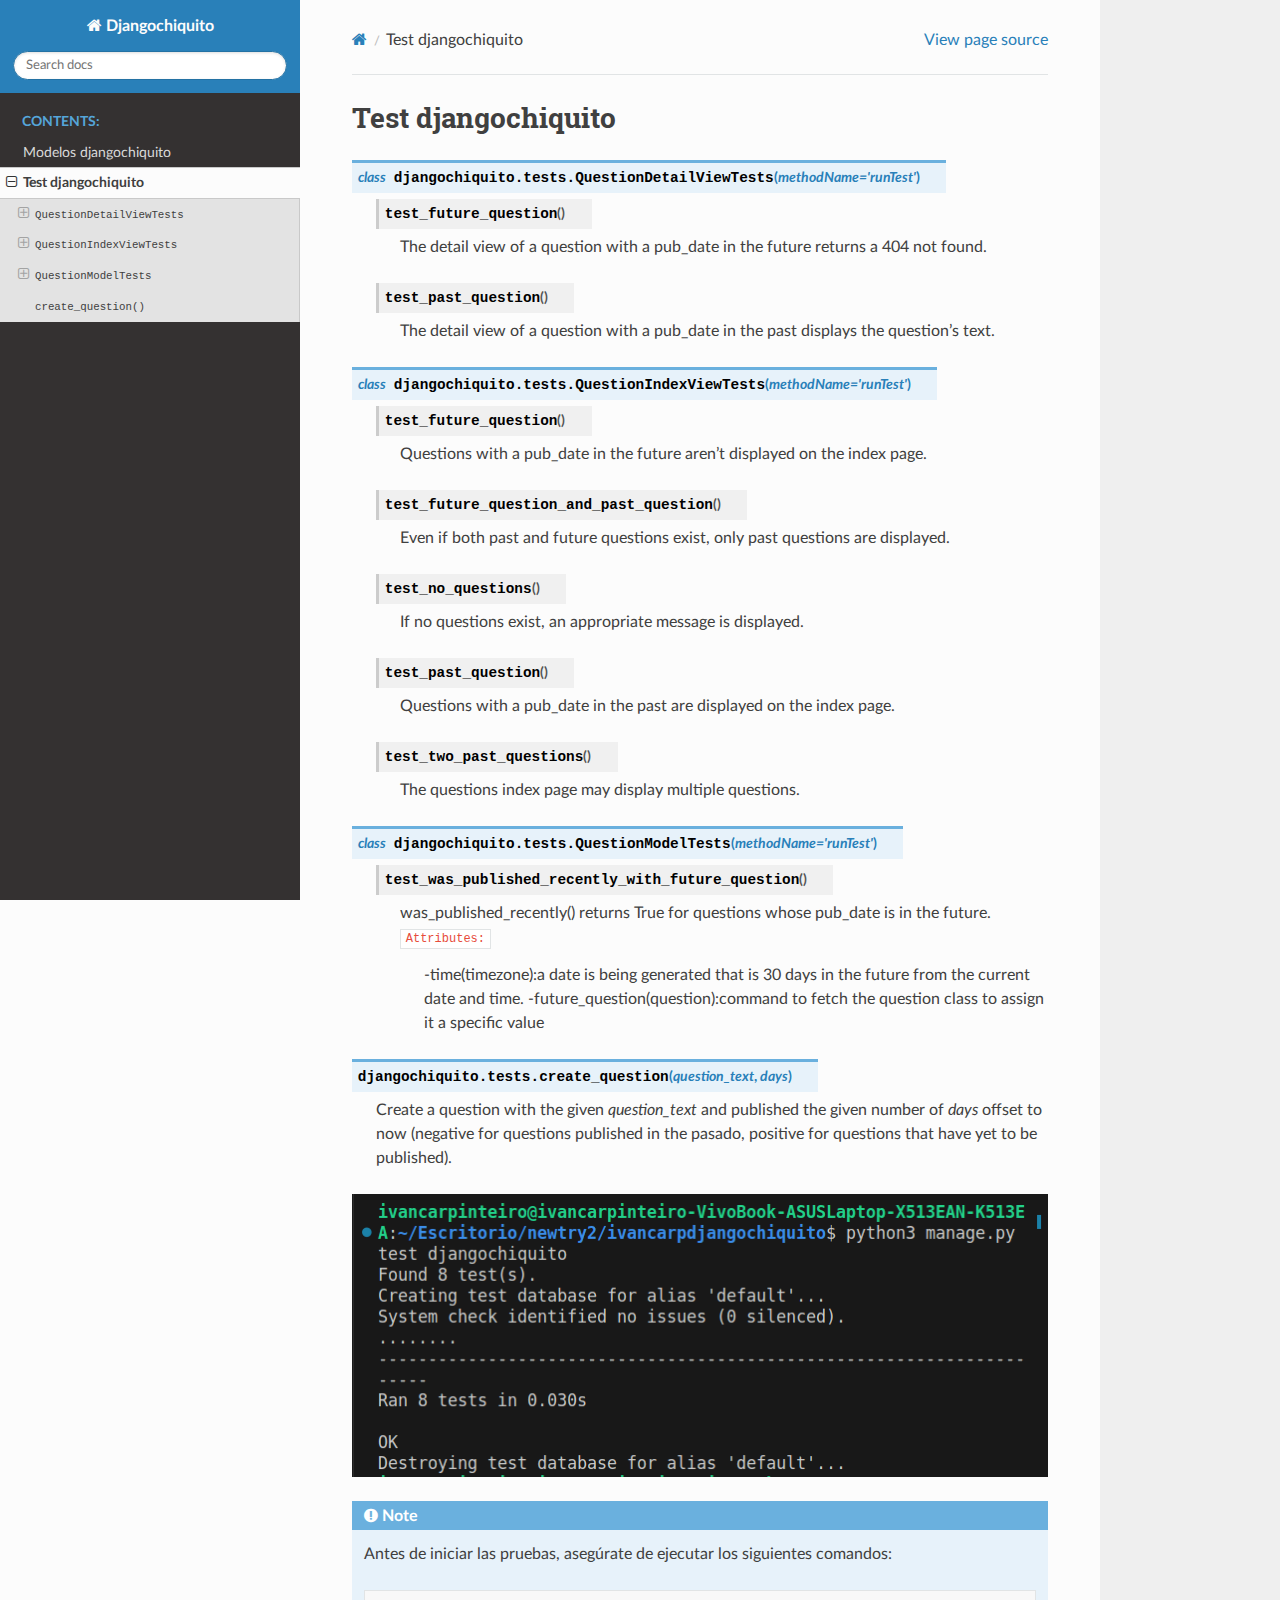
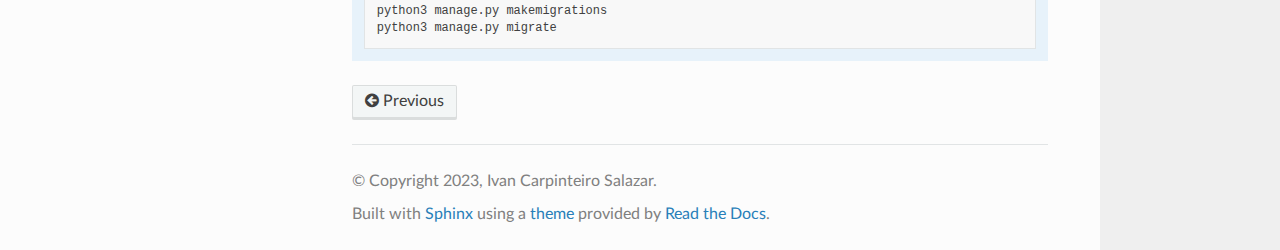
<file: docs/_build/html/docu/testindex.html>
<!DOCTYPE html>
<html class="writer-html5" lang="en" >
<head>
  <meta charset="utf-8" /><meta name="generator" content="Docutils 0.18.1: http://docutils.sourceforge.net/" />

  <meta name="viewport" content="width=device-width, initial-scale=1.0" />
  <title>Test djangochiquito &mdash; Djangochiquito  documentation</title>
      <link rel="stylesheet" href="../_static/pygments.css" type="text/css" />
      <link rel="stylesheet" href="../_static/css/theme.css" type="text/css" />
  <!--[if lt IE 9]>
    <script src="../_static/js/html5shiv.min.js"></script>
  <![endif]-->
  
        <script src="../_static/jquery.js"></script>
        <script src="../_static/_sphinx_javascript_frameworks_compat.js"></script>
        <script data-url_root="../" id="documentation_options" src="../_static/documentation_options.js"></script>
        <script src="../_static/doctools.js"></script>
        <script src="../_static/sphinx_highlight.js"></script>
    <script src="../_static/js/theme.js"></script>
    <link rel="index" title="Index" href="../genindex.html" />
    <link rel="search" title="Search" href="../search.html" />
    <link rel="prev" title="Modelos djangochiquito" href="modelosindex.html" /> 
</head>

<body class="wy-body-for-nav"> 
  <div class="wy-grid-for-nav">
    <nav data-toggle="wy-nav-shift" class="wy-nav-side">
      <div class="wy-side-scroll">
        <div class="wy-side-nav-search" >

          
          
          <a href="../index.html" class="icon icon-home">
            Djangochiquito
          </a>
<div role="search">
  <form id="rtd-search-form" class="wy-form" action="../search.html" method="get">
    <input type="text" name="q" placeholder="Search docs" aria-label="Search docs" />
    <input type="hidden" name="check_keywords" value="yes" />
    <input type="hidden" name="area" value="default" />
  </form>
</div>
        </div><div class="wy-menu wy-menu-vertical" data-spy="affix" role="navigation" aria-label="Navigation menu">
              <p class="caption" role="heading"><span class="caption-text">Contents:</span></p>
<ul class="current">
<li class="toctree-l1"><a class="reference internal" href="modelosindex.html">Modelos djangochiquito</a></li>
<li class="toctree-l1 current"><a class="current reference internal" href="#">Test djangochiquito</a><ul>
<li class="toctree-l2"><a class="reference internal" href="#djangochiquito.tests.QuestionDetailViewTests"><code class="docutils literal notranslate"><span class="pre">QuestionDetailViewTests</span></code></a><ul>
<li class="toctree-l3"><a class="reference internal" href="#djangochiquito.tests.QuestionDetailViewTests.test_future_question"><code class="docutils literal notranslate"><span class="pre">QuestionDetailViewTests.test_future_question()</span></code></a></li>
<li class="toctree-l3"><a class="reference internal" href="#djangochiquito.tests.QuestionDetailViewTests.test_past_question"><code class="docutils literal notranslate"><span class="pre">QuestionDetailViewTests.test_past_question()</span></code></a></li>
</ul>
</li>
<li class="toctree-l2"><a class="reference internal" href="#djangochiquito.tests.QuestionIndexViewTests"><code class="docutils literal notranslate"><span class="pre">QuestionIndexViewTests</span></code></a><ul>
<li class="toctree-l3"><a class="reference internal" href="#djangochiquito.tests.QuestionIndexViewTests.test_future_question"><code class="docutils literal notranslate"><span class="pre">QuestionIndexViewTests.test_future_question()</span></code></a></li>
<li class="toctree-l3"><a class="reference internal" href="#djangochiquito.tests.QuestionIndexViewTests.test_future_question_and_past_question"><code class="docutils literal notranslate"><span class="pre">QuestionIndexViewTests.test_future_question_and_past_question()</span></code></a></li>
<li class="toctree-l3"><a class="reference internal" href="#djangochiquito.tests.QuestionIndexViewTests.test_no_questions"><code class="docutils literal notranslate"><span class="pre">QuestionIndexViewTests.test_no_questions()</span></code></a></li>
<li class="toctree-l3"><a class="reference internal" href="#djangochiquito.tests.QuestionIndexViewTests.test_past_question"><code class="docutils literal notranslate"><span class="pre">QuestionIndexViewTests.test_past_question()</span></code></a></li>
<li class="toctree-l3"><a class="reference internal" href="#djangochiquito.tests.QuestionIndexViewTests.test_two_past_questions"><code class="docutils literal notranslate"><span class="pre">QuestionIndexViewTests.test_two_past_questions()</span></code></a></li>
</ul>
</li>
<li class="toctree-l2"><a class="reference internal" href="#djangochiquito.tests.QuestionModelTests"><code class="docutils literal notranslate"><span class="pre">QuestionModelTests</span></code></a><ul>
<li class="toctree-l3"><a class="reference internal" href="#djangochiquito.tests.QuestionModelTests.test_was_published_recently_with_future_question"><code class="docutils literal notranslate"><span class="pre">QuestionModelTests.test_was_published_recently_with_future_question()</span></code></a></li>
</ul>
</li>
<li class="toctree-l2"><a class="reference internal" href="#djangochiquito.tests.create_question"><code class="docutils literal notranslate"><span class="pre">create_question()</span></code></a></li>
</ul>
</li>
</ul>

        </div>
      </div>
    </nav>

    <section data-toggle="wy-nav-shift" class="wy-nav-content-wrap"><nav class="wy-nav-top" aria-label="Mobile navigation menu" >
          <i data-toggle="wy-nav-top" class="fa fa-bars"></i>
          <a href="../index.html">Djangochiquito</a>
      </nav>

      <div class="wy-nav-content">
        <div class="rst-content">
          <div role="navigation" aria-label="Page navigation">
  <ul class="wy-breadcrumbs">
      <li><a href="../index.html" class="icon icon-home" aria-label="Home"></a></li>
      <li class="breadcrumb-item active">Test djangochiquito</li>
      <li class="wy-breadcrumbs-aside">
            <a href="../_sources/docu/testindex.rst.txt" rel="nofollow"> View page source</a>
      </li>
  </ul>
  <hr/>
</div>
          <div role="main" class="document" itemscope="itemscope" itemtype="http://schema.org/Article">
           <div itemprop="articleBody">
             
  <section id="module-djangochiquito.tests">
<span id="test-djangochiquito"></span><h1>Test djangochiquito<a class="headerlink" href="#module-djangochiquito.tests" title="Permalink to this heading"></a></h1>
<dl class="py class">
<dt class="sig sig-object py" id="djangochiquito.tests.QuestionDetailViewTests">
<em class="property"><span class="pre">class</span><span class="w"> </span></em><span class="sig-prename descclassname"><span class="pre">djangochiquito.tests.</span></span><span class="sig-name descname"><span class="pre">QuestionDetailViewTests</span></span><span class="sig-paren">(</span><em class="sig-param"><span class="n"><span class="pre">methodName</span></span><span class="o"><span class="pre">=</span></span><span class="default_value"><span class="pre">'runTest'</span></span></em><span class="sig-paren">)</span><a class="headerlink" href="#djangochiquito.tests.QuestionDetailViewTests" title="Permalink to this definition"></a></dt>
<dd><dl class="py method">
<dt class="sig sig-object py" id="djangochiquito.tests.QuestionDetailViewTests.test_future_question">
<span class="sig-name descname"><span class="pre">test_future_question</span></span><span class="sig-paren">(</span><span class="sig-paren">)</span><a class="headerlink" href="#djangochiquito.tests.QuestionDetailViewTests.test_future_question" title="Permalink to this definition"></a></dt>
<dd><p>The detail view of a question with a pub_date in the future
returns a 404 not found.</p>
</dd></dl>

<dl class="py method">
<dt class="sig sig-object py" id="djangochiquito.tests.QuestionDetailViewTests.test_past_question">
<span class="sig-name descname"><span class="pre">test_past_question</span></span><span class="sig-paren">(</span><span class="sig-paren">)</span><a class="headerlink" href="#djangochiquito.tests.QuestionDetailViewTests.test_past_question" title="Permalink to this definition"></a></dt>
<dd><p>The detail view of a question with a pub_date in the past
displays the question’s text.</p>
</dd></dl>

</dd></dl>

<dl class="py class">
<dt class="sig sig-object py" id="djangochiquito.tests.QuestionIndexViewTests">
<em class="property"><span class="pre">class</span><span class="w"> </span></em><span class="sig-prename descclassname"><span class="pre">djangochiquito.tests.</span></span><span class="sig-name descname"><span class="pre">QuestionIndexViewTests</span></span><span class="sig-paren">(</span><em class="sig-param"><span class="n"><span class="pre">methodName</span></span><span class="o"><span class="pre">=</span></span><span class="default_value"><span class="pre">'runTest'</span></span></em><span class="sig-paren">)</span><a class="headerlink" href="#djangochiquito.tests.QuestionIndexViewTests" title="Permalink to this definition"></a></dt>
<dd><dl class="py method">
<dt class="sig sig-object py" id="djangochiquito.tests.QuestionIndexViewTests.test_future_question">
<span class="sig-name descname"><span class="pre">test_future_question</span></span><span class="sig-paren">(</span><span class="sig-paren">)</span><a class="headerlink" href="#djangochiquito.tests.QuestionIndexViewTests.test_future_question" title="Permalink to this definition"></a></dt>
<dd><p>Questions with a pub_date in the future aren’t displayed on
the index page.</p>
</dd></dl>

<dl class="py method">
<dt class="sig sig-object py" id="djangochiquito.tests.QuestionIndexViewTests.test_future_question_and_past_question">
<span class="sig-name descname"><span class="pre">test_future_question_and_past_question</span></span><span class="sig-paren">(</span><span class="sig-paren">)</span><a class="headerlink" href="#djangochiquito.tests.QuestionIndexViewTests.test_future_question_and_past_question" title="Permalink to this definition"></a></dt>
<dd><p>Even if both past and future questions exist, only past questions
are displayed.</p>
</dd></dl>

<dl class="py method">
<dt class="sig sig-object py" id="djangochiquito.tests.QuestionIndexViewTests.test_no_questions">
<span class="sig-name descname"><span class="pre">test_no_questions</span></span><span class="sig-paren">(</span><span class="sig-paren">)</span><a class="headerlink" href="#djangochiquito.tests.QuestionIndexViewTests.test_no_questions" title="Permalink to this definition"></a></dt>
<dd><p>If no questions exist, an appropriate message is displayed.</p>
</dd></dl>

<dl class="py method">
<dt class="sig sig-object py" id="djangochiquito.tests.QuestionIndexViewTests.test_past_question">
<span class="sig-name descname"><span class="pre">test_past_question</span></span><span class="sig-paren">(</span><span class="sig-paren">)</span><a class="headerlink" href="#djangochiquito.tests.QuestionIndexViewTests.test_past_question" title="Permalink to this definition"></a></dt>
<dd><p>Questions with a pub_date in the past are displayed on the
index page.</p>
</dd></dl>

<dl class="py method">
<dt class="sig sig-object py" id="djangochiquito.tests.QuestionIndexViewTests.test_two_past_questions">
<span class="sig-name descname"><span class="pre">test_two_past_questions</span></span><span class="sig-paren">(</span><span class="sig-paren">)</span><a class="headerlink" href="#djangochiquito.tests.QuestionIndexViewTests.test_two_past_questions" title="Permalink to this definition"></a></dt>
<dd><p>The questions index page may display multiple questions.</p>
</dd></dl>

</dd></dl>

<dl class="py class">
<dt class="sig sig-object py" id="djangochiquito.tests.QuestionModelTests">
<em class="property"><span class="pre">class</span><span class="w"> </span></em><span class="sig-prename descclassname"><span class="pre">djangochiquito.tests.</span></span><span class="sig-name descname"><span class="pre">QuestionModelTests</span></span><span class="sig-paren">(</span><em class="sig-param"><span class="n"><span class="pre">methodName</span></span><span class="o"><span class="pre">=</span></span><span class="default_value"><span class="pre">'runTest'</span></span></em><span class="sig-paren">)</span><a class="headerlink" href="#djangochiquito.tests.QuestionModelTests" title="Permalink to this definition"></a></dt>
<dd><dl class="py method">
<dt class="sig sig-object py" id="djangochiquito.tests.QuestionModelTests.test_was_published_recently_with_future_question">
<span class="sig-name descname"><span class="pre">test_was_published_recently_with_future_question</span></span><span class="sig-paren">(</span><span class="sig-paren">)</span><a class="headerlink" href="#djangochiquito.tests.QuestionModelTests.test_was_published_recently_with_future_question" title="Permalink to this definition"></a></dt>
<dd><p>was_published_recently() returns True for questions whose pub_date
is in the future.
<code class="docutils literal notranslate"><span class="pre">Attributes:</span></code></p>
<blockquote>
<div><p>-time(timezone):a date is being generated that is 30 days in the future from the current date and time.
-future_question(question):command to fetch the question class to assign it a specific value</p>
</div></blockquote>
</dd></dl>

</dd></dl>

<dl class="py function">
<dt class="sig sig-object py" id="djangochiquito.tests.create_question">
<span class="sig-prename descclassname"><span class="pre">djangochiquito.tests.</span></span><span class="sig-name descname"><span class="pre">create_question</span></span><span class="sig-paren">(</span><em class="sig-param"><span class="n"><span class="pre">question_text</span></span></em>, <em class="sig-param"><span class="n"><span class="pre">days</span></span></em><span class="sig-paren">)</span><a class="headerlink" href="#djangochiquito.tests.create_question" title="Permalink to this definition"></a></dt>
<dd><p>Create a question with the given <cite>question_text</cite> and published the
given number of <cite>days</cite> offset to now (negative for questions published
in the pasado, positive for questions that have yet to be published).</p>
</dd></dl>

<img alt="Estos son los resultados de las pruebas" src="../_images/result_test.png" />
<div class="admonition note">
<p class="admonition-title">Note</p>
<p>Antes de iniciar las pruebas, asegúrate de ejecutar los siguientes comandos:</p>
<div class="highlight-bash notranslate"><div class="highlight"><pre><span></span>python3<span class="w"> </span>manage.py<span class="w"> </span>makemigrations
python3<span class="w"> </span>manage.py<span class="w"> </span>migrate
</pre></div>
</div>
</div>
</section>


           </div>
          </div>
          <footer><div class="rst-footer-buttons" role="navigation" aria-label="Footer">
        <a href="modelosindex.html" class="btn btn-neutral float-left" title="Modelos djangochiquito" accesskey="p" rel="prev"><span class="fa fa-arrow-circle-left" aria-hidden="true"></span> Previous</a>
    </div>

  <hr/>

  <div role="contentinfo">
    <p>&#169; Copyright 2023, Ivan Carpinteiro Salazar.</p>
  </div>

  Built with <a href="https://www.sphinx-doc.org/">Sphinx</a> using a
    <a href="https://github.com/readthedocs/sphinx_rtd_theme">theme</a>
    provided by <a href="https://readthedocs.org">Read the Docs</a>.
   

</footer>
        </div>
      </div>
    </section>
  </div>
  <script>
      jQuery(function () {
          SphinxRtdTheme.Navigation.enable(true);
      });
  </script> 

</body>
</html>
</file>
<file: docs/_build/html/_static/pygments.css>
pre { line-height: 125%; }
td.linenos .normal { color: inherit; background-color: transparent; padding-left: 5px; padding-right: 5px; }
span.linenos { color: inherit; background-color: transparent; padding-left: 5px; padding-right: 5px; }
td.linenos .special { color: #000000; background-color: #ffffc0; padding-left: 5px; padding-right: 5px; }
span.linenos.special { color: #000000; background-color: #ffffc0; padding-left: 5px; padding-right: 5px; }
.highlight .hll { background-color: #ffffcc }
.highlight { background: #f8f8f8; }
.highlight .c { color: #3D7B7B; font-style: italic } /* Comment */
.highlight .err { border: 1px solid #FF0000 } /* Error */
.highlight .k { color: #008000; font-weight: bold } /* Keyword */
.highlight .o { color: #666666 } /* Operator */
.highlight .ch { color: #3D7B7B; font-style: italic } /* Comment.Hashbang */
.highlight .cm { color: #3D7B7B; font-style: italic } /* Comment.Multiline */
.highlight .cp { color: #9C6500 } /* Comment.Preproc */
.highlight .cpf { color: #3D7B7B; font-style: italic } /* Comment.PreprocFile */
.highlight .c1 { color: #3D7B7B; font-style: italic } /* Comment.Single */
.highlight .cs { color: #3D7B7B; font-style: italic } /* Comment.Special */
.highlight .gd { color: #A00000 } /* Generic.Deleted */
.highlight .ge { font-style: italic } /* Generic.Emph */
.highlight .gr { color: #E40000 } /* Generic.Error */
.highlight .gh { color: #000080; font-weight: bold } /* Generic.Heading */
.highlight .gi { color: #008400 } /* Generic.Inserted */
.highlight .go { color: #717171 } /* Generic.Output */
.highlight .gp { color: #000080; font-weight: bold } /* Generic.Prompt */
.highlight .gs { font-weight: bold } /* Generic.Strong */
.highlight .gu { color: #800080; font-weight: bold } /* Generic.Subheading */
.highlight .gt { color: #0044DD } /* Generic.Traceback */
.highlight .kc { color: #008000; font-weight: bold } /* Keyword.Constant */
.highlight .kd { color: #008000; font-weight: bold } /* Keyword.Declaration */
.highlight .kn { color: #008000; font-weight: bold } /* Keyword.Namespace */
.highlight .kp { color: #008000 } /* Keyword.Pseudo */
.highlight .kr { color: #008000; font-weight: bold } /* Keyword.Reserved */
.highlight .kt { color: #B00040 } /* Keyword.Type */
.highlight .m { color: #666666 } /* Literal.Number */
.highlight .s { color: #BA2121 } /* Literal.String */
.highlight .na { color: #687822 } /* Name.Attribute */
.highlight .nb { color: #008000 } /* Name.Builtin */
.highlight .nc { color: #0000FF; font-weight: bold } /* Name.Class */
.highlight .no { color: #880000 } /* Name.Constant */
.highlight .nd { color: #AA22FF } /* Name.Decorator */
.highlight .ni { color: #717171; font-weight: bold } /* Name.Entity */
.highlight .ne { color: #CB3F38; font-weight: bold } /* Name.Exception */
.highlight .nf { color: #0000FF } /* Name.Function */
.highlight .nl { color: #767600 } /* Name.Label */
.highlight .nn { color: #0000FF; font-weight: bold } /* Name.Namespace */
.highlight .nt { color: #008000; font-weight: bold } /* Name.Tag */
.highlight .nv { color: #19177C } /* Name.Variable */
.highlight .ow { color: #AA22FF; font-weight: bold } /* Operator.Word */
.highlight .w { color: #bbbbbb } /* Text.Whitespace */
.highlight .mb { color: #666666 } /* Literal.Number.Bin */
.highlight .mf { color: #666666 } /* Literal.Number.Float */
.highlight .mh { color: #666666 } /* Literal.Number.Hex */
.highlight .mi { color: #666666 } /* Literal.Number.Integer */
.highlight .mo { color: #666666 } /* Literal.Number.Oct */
.highlight .sa { color: #BA2121 } /* Literal.String.Affix */
.highlight .sb { color: #BA2121 } /* Literal.String.Backtick */
.highlight .sc { color: #BA2121 } /* Literal.String.Char */
.highlight .dl { color: #BA2121 } /* Literal.String.Delimiter */
.highlight .sd { color: #BA2121; font-style: italic } /* Literal.String.Doc */
.highlight .s2 { color: #BA2121 } /* Literal.String.Double */
.highlight .se { color: #AA5D1F; font-weight: bold } /* Literal.String.Escape */
.highlight .sh { color: #BA2121 } /* Literal.String.Heredoc */
.highlight .si { color: #A45A77; font-weight: bold } /* Literal.String.Interpol */
.highlight .sx { color: #008000 } /* Literal.String.Other */
.highlight .sr { color: #A45A77 } /* Literal.String.Regex */
.highlight .s1 { color: #BA2121 } /* Literal.String.Single */
.highlight .ss { color: #19177C } /* Literal.String.Symbol */
.highlight .bp { color: #008000 } /* Name.Builtin.Pseudo */
.highlight .fm { color: #0000FF } /* Name.Function.Magic */
.highlight .vc { color: #19177C } /* Name.Variable.Class */
.highlight .vg { color: #19177C } /* Name.Variable.Global */
.highlight .vi { color: #19177C } /* Name.Variable.Instance */
.highlight .vm { color: #19177C } /* Name.Variable.Magic */
.highlight .il { color: #666666 } /* Literal.Number.Integer.Long */
</file>
<file: docs/_build/html/_static/css/theme.css>
html{box-sizing:border-box}*,:after,:before{box-sizing:inherit}article,aside,details,figcaption,figure,footer,header,hgroup,nav,section{display:block}audio,canvas,video{display:inline-block;*display:inline;*zoom:1}[hidden],audio:not([controls]){display:none}*{-webkit-box-sizing:border-box;-moz-box-sizing:border-box;box-sizing:border-box}html{font-size:100%;-webkit-text-size-adjust:100%;-ms-text-size-adjust:100%}body{margin:0}a:active,a:hover{outline:0}abbr[title]{border-bottom:1px dotted}b,strong{font-weight:700}blockquote{margin:0}dfn{font-style:italic}ins{background:#ff9;text-decoration:none}ins,mark{color:#000}mark{background:#ff0;font-style:italic;font-weight:700}.rst-content code,.rst-content tt,code,kbd,pre,samp{font-family:monospace,serif;_font-family:courier new,monospace;font-size:1em}pre{white-space:pre}q{quotes:none}q:after,q:before{content:"";content:none}small{font-size:85%}sub,sup{font-size:75%;line-height:0;position:relative;vertical-align:baseline}sup{top:-.5em}sub{bottom:-.25em}dl,ol,ul{margin:0;padding:0;list-style:none;list-style-image:none}li{list-style:none}dd{margin:0}img{border:0;-ms-interpolation-mode:bicubic;vertical-align:middle;max-width:100%}svg:not(:root){overflow:hidden}figure,form{margin:0}label{cursor:pointer}button,input,select,textarea{font-size:100%;margin:0;vertical-align:baseline;*vertical-align:middle}button,input{line-height:normal}button,input[type=button],input[type=reset],input[type=submit]{cursor:pointer;-webkit-appearance:button;*overflow:visible}button[disabled],input[disabled]{cursor:default}input[type=search]{-webkit-appearance:textfield;-moz-box-sizing:content-box;-webkit-box-sizing:content-box;box-sizing:content-box}textarea{resize:vertical}table{border-collapse:collapse;border-spacing:0}td{vertical-align:top}.chromeframe{margin:.2em 0;background:#ccc;color:#000;padding:.2em 0}.ir{display:block;border:0;text-indent:-999em;overflow:hidden;background-color:transparent;background-repeat:no-repeat;text-align:left;direction:ltr;*line-height:0}.ir br{display:none}.hidden{display:none!important;visibility:hidden}.visuallyhidden{border:0;clip:rect(0 0 0 0);height:1px;margin:-1px;overflow:hidden;padding:0;position:absolute;width:1px}.visuallyhidden.focusable:active,.visuallyhidden.focusable:focus{clip:auto;height:auto;margin:0;overflow:visible;position:static;width:auto}.invisible{visibility:hidden}.relative{position:relative}big,small{font-size:100%}@media print{body,html,section{background:none!important}*{box-shadow:none!important;text-shadow:none!important;filter:none!important;-ms-filter:none!important}a,a:visited{text-decoration:underline}.ir a:after,a[href^="#"]:after,a[href^="javascript:"]:after{content:""}blockquote,pre{page-break-inside:avoid}thead{display:table-header-group}img,tr{page-break-inside:avoid}img{max-width:100%!important}@page{margin:.5cm}.rst-content .toctree-wrapper>p.caption,h2,h3,p{orphans:3;widows:3}.rst-content .toctree-wrapper>p.caption,h2,h3{page-break-after:avoid}}.btn,.fa:before,.icon:before,.rst-content .admonition,.rst-content .admonition-title:before,.rst-content .admonition-todo,.rst-content .attention,.rst-content .caution,.rst-content .code-block-caption .headerlink:before,.rst-content .danger,.rst-content .eqno .headerlink:before,.rst-content .error,.rst-content .hint,.rst-content .important,.rst-content .note,.rst-content .seealso,.rst-content .tip,.rst-content .warning,.rst-content code.download span:first-child:before,.rst-content dl dt .headerlink:before,.rst-content h1 .headerlink:before,.rst-content h2 .headerlink:before,.rst-content h3 .headerlink:before,.rst-content h4 .headerlink:before,.rst-content h5 .headerlink:before,.rst-content h6 .headerlink:before,.rst-content p.caption .headerlink:before,.rst-content p .headerlink:before,.rst-content table>caption .headerlink:before,.rst-content tt.download span:first-child:before,.wy-alert,.wy-dropdown .caret:before,.wy-inline-validate.wy-inline-validate-danger .wy-input-context:before,.wy-inline-validate.wy-inline-validate-info .wy-input-context:before,.wy-inline-validate.wy-inline-validate-success .wy-input-context:before,.wy-inline-validate.wy-inline-validate-warning .wy-input-context:before,.wy-menu-vertical li.current>a button.toctree-expand:before,.wy-menu-vertical li.on a button.toctree-expand:before,.wy-menu-vertical li button.toctree-expand:before,input[type=color],input[type=date],input[type=datetime-local],input[type=datetime],input[type=email],input[type=month],input[type=number],input[type=password],input[type=search],input[type=tel],input[type=text],input[type=time],input[type=url],input[type=week],select,textarea{-webkit-font-smoothing:antialiased}.clearfix{*zoom:1}.clearfix:after,.clearfix:before{display:table;content:""}.clearfix:after{clear:both}/*!
 *  Font Awesome 4.7.0 by @davegandy - http://fontawesome.io - @fontawesome
 *  License - http://fontawesome.io/license (Font: SIL OFL 1.1, CSS: MIT License)
 */@font-face{font-family:FontAwesome;src:url(fonts/fontawesome-webfont.eot?674f50d287a8c48dc19ba404d20fe713);src:url(fonts/fontawesome-webfont.eot?674f50d287a8c48dc19ba404d20fe713?#iefix&v=4.7.0) format("embedded-opentype"),url(fonts/fontawesome-webfont.woff2?af7ae505a9eed503f8b8e6982036873e) format("woff2"),url(fonts/fontawesome-webfont.woff?fee66e712a8a08eef5805a46892932ad) format("woff"),url(fonts/fontawesome-webfont.ttf?b06871f281fee6b241d60582ae9369b9) format("truetype"),url(fonts/fontawesome-webfont.svg?912ec66d7572ff821749319396470bde#fontawesomeregular) format("svg");font-weight:400;font-style:normal}.fa,.icon,.rst-content .admonition-title,.rst-content .code-block-caption .headerlink,.rst-content .eqno .headerlink,.rst-content code.download span:first-child,.rst-content dl dt .headerlink,.rst-content h1 .headerlink,.rst-content h2 .headerlink,.rst-content h3 .headerlink,.rst-content h4 .headerlink,.rst-content h5 .headerlink,.rst-content h6 .headerlink,.rst-content p.caption .headerlink,.rst-content p .headerlink,.rst-content table>caption .headerlink,.rst-content tt.download span:first-child,.wy-menu-vertical li.current>a button.toctree-expand,.wy-menu-vertical li.on a button.toctree-expand,.wy-menu-vertical li button.toctree-expand{display:inline-block;font:normal normal normal 14px/1 FontAwesome;font-size:inherit;text-rendering:auto;-webkit-font-smoothing:antialiased;-moz-osx-font-smoothing:grayscale}.fa-lg{font-size:1.33333em;line-height:.75em;vertical-align:-15%}.fa-2x{font-size:2em}.fa-3x{font-size:3em}.fa-4x{font-size:4em}.fa-5x{font-size:5em}.fa-fw{width:1.28571em;text-align:center}.fa-ul{padding-left:0;margin-left:2.14286em;list-style-type:none}.fa-ul>li{position:relative}.fa-li{position:absolute;left:-2.14286em;width:2.14286em;top:.14286em;text-align:center}.fa-li.fa-lg{left:-1.85714em}.fa-border{padding:.2em .25em .15em;border:.08em solid #eee;border-radius:.1em}.fa-pull-left{float:left}.fa-pull-right{float:right}.fa-pull-left.icon,.fa.fa-pull-left,.rst-content .code-block-caption .fa-pull-left.headerlink,.rst-content .eqno .fa-pull-left.headerlink,.rst-content .fa-pull-left.admonition-title,.rst-content code.download span.fa-pull-left:first-child,.rst-content dl dt .fa-pull-left.headerlink,.rst-content h1 .fa-pull-left.headerlink,.rst-content h2 .fa-pull-left.headerlink,.rst-content h3 .fa-pull-left.headerlink,.rst-content h4 .fa-pull-left.headerlink,.rst-content h5 .fa-pull-left.headerlink,.rst-content h6 .fa-pull-left.headerlink,.rst-content p .fa-pull-left.headerlink,.rst-content table>caption .fa-pull-left.headerlink,.rst-content tt.download span.fa-pull-left:first-child,.wy-menu-vertical li.current>a button.fa-pull-left.toctree-expand,.wy-menu-vertical li.on a button.fa-pull-left.toctree-expand,.wy-menu-vertical li button.fa-pull-left.toctree-expand{margin-right:.3em}.fa-pull-right.icon,.fa.fa-pull-right,.rst-content .code-block-caption .fa-pull-right.headerlink,.rst-content .eqno .fa-pull-right.headerlink,.rst-content .fa-pull-right.admonition-title,.rst-content code.download span.fa-pull-right:first-child,.rst-content dl dt .fa-pull-right.headerlink,.rst-content h1 .fa-pull-right.headerlink,.rst-content h2 .fa-pull-right.headerlink,.rst-content h3 .fa-pull-right.headerlink,.rst-content h4 .fa-pull-right.headerlink,.rst-content h5 .fa-pull-right.headerlink,.rst-content h6 .fa-pull-right.headerlink,.rst-content p .fa-pull-right.headerlink,.rst-content table>caption .fa-pull-right.headerlink,.rst-content tt.download span.fa-pull-right:first-child,.wy-menu-vertical li.current>a button.fa-pull-right.toctree-expand,.wy-menu-vertical li.on a button.fa-pull-right.toctree-expand,.wy-menu-vertical li button.fa-pull-right.toctree-expand{margin-left:.3em}.pull-right{float:right}.pull-left{float:left}.fa.pull-left,.pull-left.icon,.rst-content .code-block-caption .pull-left.headerlink,.rst-content .eqno .pull-left.headerlink,.rst-content .pull-left.admonition-title,.rst-content code.download span.pull-left:first-child,.rst-content dl dt .pull-left.headerlink,.rst-content h1 .pull-left.headerlink,.rst-content h2 .pull-left.headerlink,.rst-content h3 .pull-left.headerlink,.rst-content h4 .pull-left.headerlink,.rst-content h5 .pull-left.headerlink,.rst-content h6 .pull-left.headerlink,.rst-content p .pull-left.headerlink,.rst-content table>caption .pull-left.headerlink,.rst-content tt.download span.pull-left:first-child,.wy-menu-vertical li.current>a button.pull-left.toctree-expand,.wy-menu-vertical li.on a button.pull-left.toctree-expand,.wy-menu-vertical li button.pull-left.toctree-expand{margin-right:.3em}.fa.pull-right,.pull-right.icon,.rst-content .code-block-caption .pull-right.headerlink,.rst-content .eqno .pull-right.headerlink,.rst-content .pull-right.admonition-title,.rst-content code.download span.pull-right:first-child,.rst-content dl dt .pull-right.headerlink,.rst-content h1 .pull-right.headerlink,.rst-content h2 .pull-right.headerlink,.rst-content h3 .pull-right.headerlink,.rst-content h4 .pull-right.headerlink,.rst-content h5 .pull-right.headerlink,.rst-content h6 .pull-right.headerlink,.rst-content p .pull-right.headerlink,.rst-content table>caption .pull-right.headerlink,.rst-content tt.download span.pull-right:first-child,.wy-menu-vertical li.current>a button.pull-right.toctree-expand,.wy-menu-vertical li.on a button.pull-right.toctree-expand,.wy-menu-vertical li button.pull-right.toctree-expand{margin-left:.3em}.fa-spin{-webkit-animation:fa-spin 2s linear infinite;animation:fa-spin 2s linear infinite}.fa-pulse{-webkit-animation:fa-spin 1s steps(8) infinite;animation:fa-spin 1s steps(8) infinite}@-webkit-keyframes fa-spin{0%{-webkit-transform:rotate(0deg);transform:rotate(0deg)}to{-webkit-transform:rotate(359deg);transform:rotate(359deg)}}@keyframes fa-spin{0%{-webkit-transform:rotate(0deg);transform:rotate(0deg)}to{-webkit-transform:rotate(359deg);transform:rotate(359deg)}}.fa-rotate-90{-ms-filter:"progid:DXImageTransform.Microsoft.BasicImage(rotation=1)";-webkit-transform:rotate(90deg);-ms-transform:rotate(90deg);transform:rotate(90deg)}.fa-rotate-180{-ms-filter:"progid:DXImageTransform.Microsoft.BasicImage(rotation=2)";-webkit-transform:rotate(180deg);-ms-transform:rotate(180deg);transform:rotate(180deg)}.fa-rotate-270{-ms-filter:"progid:DXImageTransform.Microsoft.BasicImage(rotation=3)";-webkit-transform:rotate(270deg);-ms-transform:rotate(270deg);transform:rotate(270deg)}.fa-flip-horizontal{-ms-filter:"progid:DXImageTransform.Microsoft.BasicImage(rotation=0, mirror=1)";-webkit-transform:scaleX(-1);-ms-transform:scaleX(-1);transform:scaleX(-1)}.fa-flip-vertical{-ms-filter:"progid:DXImageTransform.Microsoft.BasicImage(rotation=2, mirror=1)";-webkit-transform:scaleY(-1);-ms-transform:scaleY(-1);transform:scaleY(-1)}:root .fa-flip-horizontal,:root .fa-flip-vertical,:root .fa-rotate-90,:root .fa-rotate-180,:root .fa-rotate-270{filter:none}.fa-stack{position:relative;display:inline-block;width:2em;height:2em;line-height:2em;vertical-align:middle}.fa-stack-1x,.fa-stack-2x{position:absolute;left:0;width:100%;text-align:center}.fa-stack-1x{line-height:inherit}.fa-stack-2x{font-size:2em}.fa-inverse{color:#fff}.fa-glass:before{content:""}.fa-music:before{content:""}.fa-search:before,.icon-search:before{content:""}.fa-envelope-o:before{content:""}.fa-heart:before{content:""}.fa-star:before{content:""}.fa-star-o:before{content:""}.fa-user:before{content:""}.fa-film:before{content:""}.fa-th-large:before{content:""}.fa-th:before{content:""}.fa-th-list:before{content:""}.fa-check:before{content:""}.fa-close:before,.fa-remove:before,.fa-times:before{content:""}.fa-search-plus:before{content:""}.fa-search-minus:before{content:""}.fa-power-off:before{content:""}.fa-signal:before{content:""}.fa-cog:before,.fa-gear:before{content:""}.fa-trash-o:before{content:""}.fa-home:before,.icon-home:before{content:""}.fa-file-o:before{content:""}.fa-clock-o:before{content:""}.fa-road:before{content:""}.fa-download:before,.rst-content code.download span:first-child:before,.rst-content tt.download span:first-child:before{content:""}.fa-arrow-circle-o-down:before{content:""}.fa-arrow-circle-o-up:before{content:""}.fa-inbox:before{content:""}.fa-play-circle-o:before{content:""}.fa-repeat:before,.fa-rotate-right:before{content:""}.fa-refresh:before{content:""}.fa-list-alt:before{content:""}.fa-lock:before{content:""}.fa-flag:before{content:""}.fa-headphones:before{content:""}.fa-volume-off:before{content:""}.fa-volume-down:before{content:""}.fa-volume-up:before{content:""}.fa-qrcode:before{content:""}.fa-barcode:before{content:""}.fa-tag:before{content:""}.fa-tags:before{content:""}.fa-book:before,.icon-book:before{content:""}.fa-bookmark:before{content:""}.fa-print:before{content:""}.fa-camera:before{content:""}.fa-font:before{content:""}.fa-bold:before{content:""}.fa-italic:before{content:""}.fa-text-height:before{content:""}.fa-text-width:before{content:""}.fa-align-left:before{content:""}.fa-align-center:before{content:""}.fa-align-right:before{content:""}.fa-align-justify:before{content:""}.fa-list:before{content:""}.fa-dedent:before,.fa-outdent:before{content:""}.fa-indent:before{content:""}.fa-video-camera:before{content:""}.fa-image:before,.fa-photo:before,.fa-picture-o:before{content:""}.fa-pencil:before{content:""}.fa-map-marker:before{content:""}.fa-adjust:before{content:""}.fa-tint:before{content:""}.fa-edit:before,.fa-pencil-square-o:before{content:""}.fa-share-square-o:before{content:""}.fa-check-square-o:before{content:""}.fa-arrows:before{content:""}.fa-step-backward:before{content:""}.fa-fast-backward:before{content:""}.fa-backward:before{content:""}.fa-play:before{content:""}.fa-pause:before{content:""}.fa-stop:before{content:""}.fa-forward:before{content:""}.fa-fast-forward:before{content:""}.fa-step-forward:before{content:""}.fa-eject:before{content:""}.fa-chevron-left:before{content:""}.fa-chevron-right:before{content:""}.fa-plus-circle:before{content:""}.fa-minus-circle:before{content:""}.fa-times-circle:before,.wy-inline-validate.wy-inline-validate-danger .wy-input-context:before{content:""}.fa-check-circle:before,.wy-inline-validate.wy-inline-validate-success .wy-input-context:before{content:""}.fa-question-circle:before{content:""}.fa-info-circle:before{content:""}.fa-crosshairs:before{content:""}.fa-times-circle-o:before{content:""}.fa-check-circle-o:before{content:""}.fa-ban:before{content:""}.fa-arrow-left:before{content:""}.fa-arrow-right:before{content:""}.fa-arrow-up:before{content:""}.fa-arrow-down:before{content:""}.fa-mail-forward:before,.fa-share:before{content:""}.fa-expand:before{content:""}.fa-compress:before{content:""}.fa-plus:before{content:""}.fa-minus:before{content:""}.fa-asterisk:before{content:""}.fa-exclamation-circle:before,.rst-content .admonition-title:before,.wy-inline-validate.wy-inline-validate-info .wy-input-context:before,.wy-inline-validate.wy-inline-validate-warning .wy-input-context:before{content:""}.fa-gift:before{content:""}.fa-leaf:before{content:""}.fa-fire:before,.icon-fire:before{content:""}.fa-eye:before{content:""}.fa-eye-slash:before{content:""}.fa-exclamation-triangle:before,.fa-warning:before{content:""}.fa-plane:before{content:""}.fa-calendar:before{content:""}.fa-random:before{content:""}.fa-comment:before{content:""}.fa-magnet:before{content:""}.fa-chevron-up:before{content:""}.fa-chevron-down:before{content:""}.fa-retweet:before{content:""}.fa-shopping-cart:before{content:""}.fa-folder:before{content:""}.fa-folder-open:before{content:""}.fa-arrows-v:before{content:""}.fa-arrows-h:before{content:""}.fa-bar-chart-o:before,.fa-bar-chart:before{content:""}.fa-twitter-square:before{content:""}.fa-facebook-square:before{content:""}.fa-camera-retro:before{content:""}.fa-key:before{content:""}.fa-cogs:before,.fa-gears:before{content:""}.fa-comments:before{content:""}.fa-thumbs-o-up:before{content:""}.fa-thumbs-o-down:before{content:""}.fa-star-half:before{content:""}.fa-heart-o:before{content:""}.fa-sign-out:before{content:""}.fa-linkedin-square:before{content:""}.fa-thumb-tack:before{content:""}.fa-external-link:before{content:""}.fa-sign-in:before{content:""}.fa-trophy:before{content:""}.fa-github-square:before{content:""}.fa-upload:before{content:""}.fa-lemon-o:before{content:""}.fa-phone:before{content:""}.fa-square-o:before{content:""}.fa-bookmark-o:before{content:""}.fa-phone-square:before{content:""}.fa-twitter:before{content:""}.fa-facebook-f:before,.fa-facebook:before{content:""}.fa-github:before,.icon-github:before{content:""}.fa-unlock:before{content:""}.fa-credit-card:before{content:""}.fa-feed:before,.fa-rss:before{content:""}.fa-hdd-o:before{content:""}.fa-bullhorn:before{content:""}.fa-bell:before{content:""}.fa-certificate:before{content:""}.fa-hand-o-right:before{content:""}.fa-hand-o-left:before{content:""}.fa-hand-o-up:before{content:""}.fa-hand-o-down:before{content:""}.fa-arrow-circle-left:before,.icon-circle-arrow-left:before{content:""}.fa-arrow-circle-right:before,.icon-circle-arrow-right:before{content:""}.fa-arrow-circle-up:before{content:""}.fa-arrow-circle-down:before{content:""}.fa-globe:before{content:""}.fa-wrench:before{content:""}.fa-tasks:before{content:""}.fa-filter:before{content:""}.fa-briefcase:before{content:""}.fa-arrows-alt:before{content:""}.fa-group:before,.fa-users:before{content:""}.fa-chain:before,.fa-link:before,.icon-link:before{content:""}.fa-cloud:before{content:""}.fa-flask:before{content:""}.fa-cut:before,.fa-scissors:before{content:""}.fa-copy:before,.fa-files-o:before{content:""}.fa-paperclip:before{content:""}.fa-floppy-o:before,.fa-save:before{content:""}.fa-square:before{content:""}.fa-bars:before,.fa-navicon:before,.fa-reorder:before{content:""}.fa-list-ul:before{content:""}.fa-list-ol:before{content:""}.fa-strikethrough:before{content:""}.fa-underline:before{content:""}.fa-table:before{content:""}.fa-magic:before{content:""}.fa-truck:before{content:""}.fa-pinterest:before{content:""}.fa-pinterest-square:before{content:""}.fa-google-plus-square:before{content:""}.fa-google-plus:before{content:""}.fa-money:before{content:""}.fa-caret-down:before,.icon-caret-down:before,.wy-dropdown .caret:before{content:""}.fa-caret-up:before{content:""}.fa-caret-left:before{content:""}.fa-caret-right:before{content:""}.fa-columns:before{content:""}.fa-sort:before,.fa-unsorted:before{content:""}.fa-sort-desc:before,.fa-sort-down:before{content:""}.fa-sort-asc:before,.fa-sort-up:before{content:""}.fa-envelope:before{content:""}.fa-linkedin:before{content:""}.fa-rotate-left:before,.fa-undo:before{content:""}.fa-gavel:before,.fa-legal:before{content:""}.fa-dashboard:before,.fa-tachometer:before{content:""}.fa-comment-o:before{content:""}.fa-comments-o:before{content:""}.fa-bolt:before,.fa-flash:before{content:""}.fa-sitemap:before{content:""}.fa-umbrella:before{content:""}.fa-clipboard:before,.fa-paste:before{content:""}.fa-lightbulb-o:before{content:""}.fa-exchange:before{content:""}.fa-cloud-download:before{content:""}.fa-cloud-upload:before{content:""}.fa-user-md:before{content:""}.fa-stethoscope:before{content:""}.fa-suitcase:before{content:""}.fa-bell-o:before{content:""}.fa-coffee:before{content:""}.fa-cutlery:before{content:""}.fa-file-text-o:before{content:""}.fa-building-o:before{content:""}.fa-hospital-o:before{content:""}.fa-ambulance:before{content:""}.fa-medkit:before{content:""}.fa-fighter-jet:before{content:""}.fa-beer:before{content:""}.fa-h-square:before{content:""}.fa-plus-square:before{content:""}.fa-angle-double-left:before{content:""}.fa-angle-double-right:before{content:""}.fa-angle-double-up:before{content:""}.fa-angle-double-down:before{content:""}.fa-angle-left:before{content:""}.fa-angle-right:before{content:""}.fa-angle-up:before{content:""}.fa-angle-down:before{content:""}.fa-desktop:before{content:""}.fa-laptop:before{content:""}.fa-tablet:before{content:""}.fa-mobile-phone:before,.fa-mobile:before{content:""}.fa-circle-o:before{content:""}.fa-quote-left:before{content:""}.fa-quote-right:before{content:""}.fa-spinner:before{content:""}.fa-circle:before{content:""}.fa-mail-reply:before,.fa-reply:before{content:""}.fa-github-alt:before{content:""}.fa-folder-o:before{content:""}.fa-folder-open-o:before{content:""}.fa-smile-o:before{content:""}.fa-frown-o:before{content:""}.fa-meh-o:before{content:""}.fa-gamepad:before{content:""}.fa-keyboard-o:before{content:""}.fa-flag-o:before{content:""}.fa-flag-checkered:before{content:""}.fa-terminal:before{content:""}.fa-code:before{content:""}.fa-mail-reply-all:before,.fa-reply-all:before{content:""}.fa-star-half-empty:before,.fa-star-half-full:before,.fa-star-half-o:before{content:""}.fa-location-arrow:before{content:""}.fa-crop:before{content:""}.fa-code-fork:before{content:""}.fa-chain-broken:before,.fa-unlink:before{content:""}.fa-question:before{content:""}.fa-info:before{content:""}.fa-exclamation:before{content:""}.fa-superscript:before{content:""}.fa-subscript:before{content:""}.fa-eraser:before{content:""}.fa-puzzle-piece:before{content:""}.fa-microphone:before{content:""}.fa-microphone-slash:before{content:""}.fa-shield:before{content:""}.fa-calendar-o:before{content:""}.fa-fire-extinguisher:before{content:""}.fa-rocket:before{content:""}.fa-maxcdn:before{content:""}.fa-chevron-circle-left:before{content:""}.fa-chevron-circle-right:before{content:""}.fa-chevron-circle-up:before{content:""}.fa-chevron-circle-down:before{content:""}.fa-html5:before{content:""}.fa-css3:before{content:""}.fa-anchor:before{content:""}.fa-unlock-alt:before{content:""}.fa-bullseye:before{content:""}.fa-ellipsis-h:before{content:""}.fa-ellipsis-v:before{content:""}.fa-rss-square:before{content:""}.fa-play-circle:before{content:""}.fa-ticket:before{content:""}.fa-minus-square:before{content:""}.fa-minus-square-o:before,.wy-menu-vertical li.current>a button.toctree-expand:before,.wy-menu-vertical li.on a button.toctree-expand:before{content:""}.fa-level-up:before{content:""}.fa-level-down:before{content:""}.fa-check-square:before{content:""}.fa-pencil-square:before{content:""}.fa-external-link-square:before{content:""}.fa-share-square:before{content:""}.fa-compass:before{content:""}.fa-caret-square-o-down:before,.fa-toggle-down:before{content:""}.fa-caret-square-o-up:before,.fa-toggle-up:before{content:""}.fa-caret-square-o-right:before,.fa-toggle-right:before{content:""}.fa-eur:before,.fa-euro:before{content:""}.fa-gbp:before{content:""}.fa-dollar:before,.fa-usd:before{content:""}.fa-inr:before,.fa-rupee:before{content:""}.fa-cny:before,.fa-jpy:before,.fa-rmb:before,.fa-yen:before{content:""}.fa-rouble:before,.fa-rub:before,.fa-ruble:before{content:""}.fa-krw:before,.fa-won:before{content:""}.fa-bitcoin:before,.fa-btc:before{content:""}.fa-file:before{content:""}.fa-file-text:before{content:""}.fa-sort-alpha-asc:before{content:""}.fa-sort-alpha-desc:before{content:""}.fa-sort-amount-asc:before{content:""}.fa-sort-amount-desc:before{content:""}.fa-sort-numeric-asc:before{content:""}.fa-sort-numeric-desc:before{content:""}.fa-thumbs-up:before{content:""}.fa-thumbs-down:before{content:""}.fa-youtube-square:before{content:""}.fa-youtube:before{content:""}.fa-xing:before{content:""}.fa-xing-square:before{content:""}.fa-youtube-play:before{content:""}.fa-dropbox:before{content:""}.fa-stack-overflow:before{content:""}.fa-instagram:before{content:""}.fa-flickr:before{content:""}.fa-adn:before{content:""}.fa-bitbucket:before,.icon-bitbucket:before{content:""}.fa-bitbucket-square:before{content:""}.fa-tumblr:before{content:""}.fa-tumblr-square:before{content:""}.fa-long-arrow-down:before{content:""}.fa-long-arrow-up:before{content:""}.fa-long-arrow-left:before{content:""}.fa-long-arrow-right:before{content:""}.fa-apple:before{content:""}.fa-windows:before{content:""}.fa-android:before{content:""}.fa-linux:before{content:""}.fa-dribbble:before{content:""}.fa-skype:before{content:""}.fa-foursquare:before{content:""}.fa-trello:before{content:""}.fa-female:before{content:""}.fa-male:before{content:""}.fa-gittip:before,.fa-gratipay:before{content:""}.fa-sun-o:before{content:""}.fa-moon-o:before{content:""}.fa-archive:before{content:""}.fa-bug:before{content:""}.fa-vk:before{content:""}.fa-weibo:before{content:""}.fa-renren:before{content:""}.fa-pagelines:before{content:""}.fa-stack-exchange:before{content:""}.fa-arrow-circle-o-right:before{content:""}.fa-arrow-circle-o-left:before{content:""}.fa-caret-square-o-left:before,.fa-toggle-left:before{content:""}.fa-dot-circle-o:before{content:""}.fa-wheelchair:before{content:""}.fa-vimeo-square:before{content:""}.fa-try:before,.fa-turkish-lira:before{content:""}.fa-plus-square-o:before,.wy-menu-vertical li button.toctree-expand:before{content:""}.fa-space-shuttle:before{content:""}.fa-slack:before{content:""}.fa-envelope-square:before{content:""}.fa-wordpress:before{content:""}.fa-openid:before{content:""}.fa-bank:before,.fa-institution:before,.fa-university:before{content:""}.fa-graduation-cap:before,.fa-mortar-board:before{content:""}.fa-yahoo:before{content:""}.fa-google:before{content:""}.fa-reddit:before{content:""}.fa-reddit-square:before{content:""}.fa-stumbleupon-circle:before{content:""}.fa-stumbleupon:before{content:""}.fa-delicious:before{content:""}.fa-digg:before{content:""}.fa-pied-piper-pp:before{content:""}.fa-pied-piper-alt:before{content:""}.fa-drupal:before{content:""}.fa-joomla:before{content:""}.fa-language:before{content:""}.fa-fax:before{content:""}.fa-building:before{content:""}.fa-child:before{content:""}.fa-paw:before{content:""}.fa-spoon:before{content:""}.fa-cube:before{content:""}.fa-cubes:before{content:""}.fa-behance:before{content:""}.fa-behance-square:before{content:""}.fa-steam:before{content:""}.fa-steam-square:before{content:""}.fa-recycle:before{content:""}.fa-automobile:before,.fa-car:before{content:""}.fa-cab:before,.fa-taxi:before{content:""}.fa-tree:before{content:""}.fa-spotify:before{content:""}.fa-deviantart:before{content:""}.fa-soundcloud:before{content:""}.fa-database:before{content:""}.fa-file-pdf-o:before{content:""}.fa-file-word-o:before{content:""}.fa-file-excel-o:before{content:""}.fa-file-powerpoint-o:before{content:""}.fa-file-image-o:before,.fa-file-photo-o:before,.fa-file-picture-o:before{content:""}.fa-file-archive-o:before,.fa-file-zip-o:before{content:""}.fa-file-audio-o:before,.fa-file-sound-o:before{content:""}.fa-file-movie-o:before,.fa-file-video-o:before{content:""}.fa-file-code-o:before{content:""}.fa-vine:before{content:""}.fa-codepen:before{content:""}.fa-jsfiddle:before{content:""}.fa-life-bouy:before,.fa-life-buoy:before,.fa-life-ring:before,.fa-life-saver:before,.fa-support:before{content:""}.fa-circle-o-notch:before{content:""}.fa-ra:before,.fa-rebel:before,.fa-resistance:before{content:""}.fa-empire:before,.fa-ge:before{content:""}.fa-git-square:before{content:""}.fa-git:before{content:""}.fa-hacker-news:before,.fa-y-combinator-square:before,.fa-yc-square:before{content:""}.fa-tencent-weibo:before{content:""}.fa-qq:before{content:""}.fa-wechat:before,.fa-weixin:before{content:""}.fa-paper-plane:before,.fa-send:before{content:""}.fa-paper-plane-o:before,.fa-send-o:before{content:""}.fa-history:before{content:""}.fa-circle-thin:before{content:""}.fa-header:before{content:""}.fa-paragraph:before{content:""}.fa-sliders:before{content:""}.fa-share-alt:before{content:""}.fa-share-alt-square:before{content:""}.fa-bomb:before{content:""}.fa-futbol-o:before,.fa-soccer-ball-o:before{content:""}.fa-tty:before{content:""}.fa-binoculars:before{content:""}.fa-plug:before{content:""}.fa-slideshare:before{content:""}.fa-twitch:before{content:""}.fa-yelp:before{content:""}.fa-newspaper-o:before{content:""}.fa-wifi:before{content:""}.fa-calculator:before{content:""}.fa-paypal:before{content:""}.fa-google-wallet:before{content:""}.fa-cc-visa:before{content:""}.fa-cc-mastercard:before{content:""}.fa-cc-discover:before{content:""}.fa-cc-amex:before{content:""}.fa-cc-paypal:before{content:""}.fa-cc-stripe:before{content:""}.fa-bell-slash:before{content:""}.fa-bell-slash-o:before{content:""}.fa-trash:before{content:""}.fa-copyright:before{content:""}.fa-at:before{content:""}.fa-eyedropper:before{content:""}.fa-paint-brush:before{content:""}.fa-birthday-cake:before{content:""}.fa-area-chart:before{content:""}.fa-pie-chart:before{content:""}.fa-line-chart:before{content:""}.fa-lastfm:before{content:""}.fa-lastfm-square:before{content:""}.fa-toggle-off:before{content:""}.fa-toggle-on:before{content:""}.fa-bicycle:before{content:""}.fa-bus:before{content:""}.fa-ioxhost:before{content:""}.fa-angellist:before{content:""}.fa-cc:before{content:""}.fa-ils:before,.fa-shekel:before,.fa-sheqel:before{content:""}.fa-meanpath:before{content:""}.fa-buysellads:before{content:""}.fa-connectdevelop:before{content:""}.fa-dashcube:before{content:""}.fa-forumbee:before{content:""}.fa-leanpub:before{content:""}.fa-sellsy:before{content:""}.fa-shirtsinbulk:before{content:""}.fa-simplybuilt:before{content:""}.fa-skyatlas:before{content:""}.fa-cart-plus:before{content:""}.fa-cart-arrow-down:before{content:""}.fa-diamond:before{content:""}.fa-ship:before{content:""}.fa-user-secret:before{content:""}.fa-motorcycle:before{content:""}.fa-street-view:before{content:""}.fa-heartbeat:before{content:""}.fa-venus:before{content:""}.fa-mars:before{content:""}.fa-mercury:before{content:""}.fa-intersex:before,.fa-transgender:before{content:""}.fa-transgender-alt:before{content:""}.fa-venus-double:before{content:""}.fa-mars-double:before{content:""}.fa-venus-mars:before{content:""}.fa-mars-stroke:before{content:""}.fa-mars-stroke-v:before{content:""}.fa-mars-stroke-h:before{content:""}.fa-neuter:before{content:""}.fa-genderless:before{content:""}.fa-facebook-official:before{content:""}.fa-pinterest-p:before{content:""}.fa-whatsapp:before{content:""}.fa-server:before{content:""}.fa-user-plus:before{content:""}.fa-user-times:before{content:""}.fa-bed:before,.fa-hotel:before{content:""}.fa-viacoin:before{content:""}.fa-train:before{content:""}.fa-subway:before{content:""}.fa-medium:before{content:""}.fa-y-combinator:before,.fa-yc:before{content:""}.fa-optin-monster:before{content:""}.fa-opencart:before{content:""}.fa-expeditedssl:before{content:""}.fa-battery-4:before,.fa-battery-full:before,.fa-battery:before{content:""}.fa-battery-3:before,.fa-battery-three-quarters:before{content:""}.fa-battery-2:before,.fa-battery-half:before{content:""}.fa-battery-1:before,.fa-battery-quarter:before{content:""}.fa-battery-0:before,.fa-battery-empty:before{content:""}.fa-mouse-pointer:before{content:""}.fa-i-cursor:before{content:""}.fa-object-group:before{content:""}.fa-object-ungroup:before{content:""}.fa-sticky-note:before{content:""}.fa-sticky-note-o:before{content:""}.fa-cc-jcb:before{content:""}.fa-cc-diners-club:before{content:""}.fa-clone:before{content:""}.fa-balance-scale:before{content:""}.fa-hourglass-o:before{content:""}.fa-hourglass-1:before,.fa-hourglass-start:before{content:""}.fa-hourglass-2:before,.fa-hourglass-half:before{content:""}.fa-hourglass-3:before,.fa-hourglass-end:before{content:""}.fa-hourglass:before{content:""}.fa-hand-grab-o:before,.fa-hand-rock-o:before{content:""}.fa-hand-paper-o:before,.fa-hand-stop-o:before{content:""}.fa-hand-scissors-o:before{content:""}.fa-hand-lizard-o:before{content:""}.fa-hand-spock-o:before{content:""}.fa-hand-pointer-o:before{content:""}.fa-hand-peace-o:before{content:""}.fa-trademark:before{content:""}.fa-registered:before{content:""}.fa-creative-commons:before{content:""}.fa-gg:before{content:""}.fa-gg-circle:before{content:""}.fa-tripadvisor:before{content:""}.fa-odnoklassniki:before{content:""}.fa-odnoklassniki-square:before{content:""}.fa-get-pocket:before{content:""}.fa-wikipedia-w:before{content:""}.fa-safari:before{content:""}.fa-chrome:before{content:""}.fa-firefox:before{content:""}.fa-opera:before{content:""}.fa-internet-explorer:before{content:""}.fa-television:before,.fa-tv:before{content:""}.fa-contao:before{content:""}.fa-500px:before{content:""}.fa-amazon:before{content:""}.fa-calendar-plus-o:before{content:""}.fa-calendar-minus-o:before{content:""}.fa-calendar-times-o:before{content:""}.fa-calendar-check-o:before{content:""}.fa-industry:before{content:""}.fa-map-pin:before{content:""}.fa-map-signs:before{content:""}.fa-map-o:before{content:""}.fa-map:before{content:""}.fa-commenting:before{content:""}.fa-commenting-o:before{content:""}.fa-houzz:before{content:""}.fa-vimeo:before{content:""}.fa-black-tie:before{content:""}.fa-fonticons:before{content:""}.fa-reddit-alien:before{content:""}.fa-edge:before{content:""}.fa-credit-card-alt:before{content:""}.fa-codiepie:before{content:""}.fa-modx:before{content:""}.fa-fort-awesome:before{content:""}.fa-usb:before{content:""}.fa-product-hunt:before{content:""}.fa-mixcloud:before{content:""}.fa-scribd:before{content:""}.fa-pause-circle:before{content:""}.fa-pause-circle-o:before{content:""}.fa-stop-circle:before{content:""}.fa-stop-circle-o:before{content:""}.fa-shopping-bag:before{content:""}.fa-shopping-basket:before{content:""}.fa-hashtag:before{content:""}.fa-bluetooth:before{content:""}.fa-bluetooth-b:before{content:""}.fa-percent:before{content:""}.fa-gitlab:before,.icon-gitlab:before{content:""}.fa-wpbeginner:before{content:""}.fa-wpforms:before{content:""}.fa-envira:before{content:""}.fa-universal-access:before{content:""}.fa-wheelchair-alt:before{content:""}.fa-question-circle-o:before{content:""}.fa-blind:before{content:""}.fa-audio-description:before{content:""}.fa-volume-control-phone:before{content:""}.fa-braille:before{content:""}.fa-assistive-listening-systems:before{content:""}.fa-american-sign-language-interpreting:before,.fa-asl-interpreting:before{content:""}.fa-deaf:before,.fa-deafness:before,.fa-hard-of-hearing:before{content:""}.fa-glide:before{content:""}.fa-glide-g:before{content:""}.fa-sign-language:before,.fa-signing:before{content:""}.fa-low-vision:before{content:""}.fa-viadeo:before{content:""}.fa-viadeo-square:before{content:""}.fa-snapchat:before{content:""}.fa-snapchat-ghost:before{content:""}.fa-snapchat-square:before{content:""}.fa-pied-piper:before{content:""}.fa-first-order:before{content:""}.fa-yoast:before{content:""}.fa-themeisle:before{content:""}.fa-google-plus-circle:before,.fa-google-plus-official:before{content:""}.fa-fa:before,.fa-font-awesome:before{content:""}.fa-handshake-o:before{content:""}.fa-envelope-open:before{content:""}.fa-envelope-open-o:before{content:""}.fa-linode:before{content:""}.fa-address-book:before{content:""}.fa-address-book-o:before{content:""}.fa-address-card:before,.fa-vcard:before{content:""}.fa-address-card-o:before,.fa-vcard-o:before{content:""}.fa-user-circle:before{content:""}.fa-user-circle-o:before{content:""}.fa-user-o:before{content:""}.fa-id-badge:before{content:""}.fa-drivers-license:before,.fa-id-card:before{content:""}.fa-drivers-license-o:before,.fa-id-card-o:before{content:""}.fa-quora:before{content:""}.fa-free-code-camp:before{content:""}.fa-telegram:before{content:""}.fa-thermometer-4:before,.fa-thermometer-full:before,.fa-thermometer:before{content:""}.fa-thermometer-3:before,.fa-thermometer-three-quarters:before{content:""}.fa-thermometer-2:before,.fa-thermometer-half:before{content:""}.fa-thermometer-1:before,.fa-thermometer-quarter:before{content:""}.fa-thermometer-0:before,.fa-thermometer-empty:before{content:""}.fa-shower:before{content:""}.fa-bath:before,.fa-bathtub:before,.fa-s15:before{content:""}.fa-podcast:before{content:""}.fa-window-maximize:before{content:""}.fa-window-minimize:before{content:""}.fa-window-restore:before{content:""}.fa-times-rectangle:before,.fa-window-close:before{content:""}.fa-times-rectangle-o:before,.fa-window-close-o:before{content:""}.fa-bandcamp:before{content:""}.fa-grav:before{content:""}.fa-etsy:before{content:""}.fa-imdb:before{content:""}.fa-ravelry:before{content:""}.fa-eercast:before{content:""}.fa-microchip:before{content:""}.fa-snowflake-o:before{content:""}.fa-superpowers:before{content:""}.fa-wpexplorer:before{content:""}.fa-meetup:before{content:""}.sr-only{position:absolute;width:1px;height:1px;padding:0;margin:-1px;overflow:hidden;clip:rect(0,0,0,0);border:0}.sr-only-focusable:active,.sr-only-focusable:focus{position:static;width:auto;height:auto;margin:0;overflow:visible;clip:auto}.fa,.icon,.rst-content .admonition-title,.rst-content .code-block-caption .headerlink,.rst-content .eqno .headerlink,.rst-content code.download span:first-child,.rst-content dl dt .headerlink,.rst-content h1 .headerlink,.rst-content h2 .headerlink,.rst-content h3 .headerlink,.rst-content h4 .headerlink,.rst-content h5 .headerlink,.rst-content h6 .headerlink,.rst-content p.caption .headerlink,.rst-content p .headerlink,.rst-content table>caption .headerlink,.rst-content tt.download span:first-child,.wy-dropdown .caret,.wy-inline-validate.wy-inline-validate-danger .wy-input-context,.wy-inline-validate.wy-inline-validate-info .wy-input-context,.wy-inline-validate.wy-inline-validate-success .wy-input-context,.wy-inline-validate.wy-inline-validate-warning .wy-input-context,.wy-menu-vertical li.current>a button.toctree-expand,.wy-menu-vertical li.on a button.toctree-expand,.wy-menu-vertical li button.toctree-expand{font-family:inherit}.fa:before,.icon:before,.rst-content .admonition-title:before,.rst-content .code-block-caption .headerlink:before,.rst-content .eqno .headerlink:before,.rst-content code.download span:first-child:before,.rst-content dl dt .headerlink:before,.rst-content h1 .headerlink:before,.rst-content h2 .headerlink:before,.rst-content h3 .headerlink:before,.rst-content h4 .headerlink:before,.rst-content h5 .headerlink:before,.rst-content h6 .headerlink:before,.rst-content p.caption .headerlink:before,.rst-content p .headerlink:before,.rst-content table>caption .headerlink:before,.rst-content tt.download span:first-child:before,.wy-dropdown .caret:before,.wy-inline-validate.wy-inline-validate-danger .wy-input-context:before,.wy-inline-validate.wy-inline-validate-info .wy-input-context:before,.wy-inline-validate.wy-inline-validate-success .wy-input-context:before,.wy-inline-validate.wy-inline-validate-warning .wy-input-context:before,.wy-menu-vertical li.current>a button.toctree-expand:before,.wy-menu-vertical li.on a button.toctree-expand:before,.wy-menu-vertical li button.toctree-expand:before{font-family:FontAwesome;display:inline-block;font-style:normal;font-weight:400;line-height:1;text-decoration:inherit}.rst-content .code-block-caption a .headerlink,.rst-content .eqno a .headerlink,.rst-content a .admonition-title,.rst-content code.download a span:first-child,.rst-content dl dt a .headerlink,.rst-content h1 a .headerlink,.rst-content h2 a .headerlink,.rst-content h3 a .headerlink,.rst-content h4 a .headerlink,.rst-content h5 a .headerlink,.rst-content h6 a .headerlink,.rst-content p.caption a .headerlink,.rst-content p a .headerlink,.rst-content table>caption a .headerlink,.rst-content tt.download a span:first-child,.wy-menu-vertical li.current>a button.toctree-expand,.wy-menu-vertical li.on a button.toctree-expand,.wy-menu-vertical li a button.toctree-expand,a .fa,a .icon,a .rst-content .admonition-title,a .rst-content .code-block-caption .headerlink,a .rst-content .eqno .headerlink,a .rst-content code.download span:first-child,a .rst-content dl dt .headerlink,a .rst-content h1 .headerlink,a .rst-content h2 .headerlink,a .rst-content h3 .headerlink,a .rst-content h4 .headerlink,a .rst-content h5 .headerlink,a .rst-content h6 .headerlink,a .rst-content p.caption .headerlink,a .rst-content p .headerlink,a .rst-content table>caption .headerlink,a .rst-content tt.download span:first-child,a .wy-menu-vertical li button.toctree-expand{display:inline-block;text-decoration:inherit}.btn .fa,.btn .icon,.btn .rst-content .admonition-title,.btn .rst-content .code-block-caption .headerlink,.btn .rst-content .eqno .headerlink,.btn .rst-content code.download span:first-child,.btn .rst-content dl dt .headerlink,.btn .rst-content h1 .headerlink,.btn .rst-content h2 .headerlink,.btn .rst-content h3 .headerlink,.btn .rst-content h4 .headerlink,.btn .rst-content h5 .headerlink,.btn .rst-content h6 .headerlink,.btn .rst-content p .headerlink,.btn .rst-content table>caption .headerlink,.btn .rst-content tt.download span:first-child,.btn .wy-menu-vertical li.current>a button.toctree-expand,.btn .wy-menu-vertical li.on a button.toctree-expand,.btn .wy-menu-vertical li button.toctree-expand,.nav .fa,.nav .icon,.nav .rst-content .admonition-title,.nav .rst-content .code-block-caption .headerlink,.nav .rst-content .eqno .headerlink,.nav .rst-content code.download span:first-child,.nav .rst-content dl dt .headerlink,.nav .rst-content h1 .headerlink,.nav .rst-content h2 .headerlink,.nav .rst-content h3 .headerlink,.nav .rst-content h4 .headerlink,.nav .rst-content h5 .headerlink,.nav .rst-content h6 .headerlink,.nav .rst-content p .headerlink,.nav .rst-content table>caption .headerlink,.nav .rst-content tt.download span:first-child,.nav .wy-menu-vertical li.current>a button.toctree-expand,.nav .wy-menu-vertical li.on a button.toctree-expand,.nav .wy-menu-vertical li button.toctree-expand,.rst-content .btn .admonition-title,.rst-content .code-block-caption .btn .headerlink,.rst-content .code-block-caption .nav .headerlink,.rst-content .eqno .btn .headerlink,.rst-content .eqno .nav .headerlink,.rst-content .nav .admonition-title,.rst-content code.download .btn span:first-child,.rst-content code.download .nav span:first-child,.rst-content dl dt .btn .headerlink,.rst-content dl dt .nav .headerlink,.rst-content h1 .btn .headerlink,.rst-content h1 .nav .headerlink,.rst-content h2 .btn .headerlink,.rst-content h2 .nav .headerlink,.rst-content h3 .btn .headerlink,.rst-content h3 .nav .headerlink,.rst-content h4 .btn .headerlink,.rst-content h4 .nav .headerlink,.rst-content h5 .btn .headerlink,.rst-content h5 .nav .headerlink,.rst-content h6 .btn .headerlink,.rst-content h6 .nav .headerlink,.rst-content p .btn .headerlink,.rst-content p .nav .headerlink,.rst-content table>caption .btn .headerlink,.rst-content table>caption .nav .headerlink,.rst-content tt.download .btn span:first-child,.rst-content tt.download .nav span:first-child,.wy-menu-vertical li .btn button.toctree-expand,.wy-menu-vertical li.current>a .btn button.toctree-expand,.wy-menu-vertical li.current>a .nav button.toctree-expand,.wy-menu-vertical li .nav button.toctree-expand,.wy-menu-vertical li.on a .btn button.toctree-expand,.wy-menu-vertical li.on a .nav button.toctree-expand{display:inline}.btn .fa-large.icon,.btn .fa.fa-large,.btn .rst-content .code-block-caption .fa-large.headerlink,.btn .rst-content .eqno .fa-large.headerlink,.btn .rst-content .fa-large.admonition-title,.btn .rst-content code.download span.fa-large:first-child,.btn .rst-content dl dt .fa-large.headerlink,.btn .rst-content h1 .fa-large.headerlink,.btn .rst-content h2 .fa-large.headerlink,.btn .rst-content h3 .fa-large.headerlink,.btn .rst-content h4 .fa-large.headerlink,.btn .rst-content h5 .fa-large.headerlink,.btn .rst-content h6 .fa-large.headerlink,.btn .rst-content p .fa-large.headerlink,.btn .rst-content table>caption .fa-large.headerlink,.btn .rst-content tt.download span.fa-large:first-child,.btn .wy-menu-vertical li button.fa-large.toctree-expand,.nav .fa-large.icon,.nav .fa.fa-large,.nav .rst-content .code-block-caption .fa-large.headerlink,.nav .rst-content .eqno .fa-large.headerlink,.nav .rst-content .fa-large.admonition-title,.nav .rst-content code.download span.fa-large:first-child,.nav .rst-content dl dt .fa-large.headerlink,.nav .rst-content h1 .fa-large.headerlink,.nav .rst-content h2 .fa-large.headerlink,.nav .rst-content h3 .fa-large.headerlink,.nav .rst-content h4 .fa-large.headerlink,.nav .rst-content h5 .fa-large.headerlink,.nav .rst-content h6 .fa-large.headerlink,.nav .rst-content p .fa-large.headerlink,.nav .rst-content table>caption .fa-large.headerlink,.nav .rst-content tt.download span.fa-large:first-child,.nav .wy-menu-vertical li button.fa-large.toctree-expand,.rst-content .btn .fa-large.admonition-title,.rst-content .code-block-caption .btn .fa-large.headerlink,.rst-content .code-block-caption .nav .fa-large.headerlink,.rst-content .eqno .btn .fa-large.headerlink,.rst-content .eqno .nav .fa-large.headerlink,.rst-content .nav .fa-large.admonition-title,.rst-content code.download .btn span.fa-large:first-child,.rst-content code.download .nav span.fa-large:first-child,.rst-content dl dt .btn .fa-large.headerlink,.rst-content dl dt .nav .fa-large.headerlink,.rst-content h1 .btn .fa-large.headerlink,.rst-content h1 .nav .fa-large.headerlink,.rst-content h2 .btn .fa-large.headerlink,.rst-content h2 .nav .fa-large.headerlink,.rst-content h3 .btn .fa-large.headerlink,.rst-content h3 .nav .fa-large.headerlink,.rst-content h4 .btn .fa-large.headerlink,.rst-content h4 .nav .fa-large.headerlink,.rst-content h5 .btn .fa-large.headerlink,.rst-content h5 .nav .fa-large.headerlink,.rst-content h6 .btn .fa-large.headerlink,.rst-content h6 .nav .fa-large.headerlink,.rst-content p .btn .fa-large.headerlink,.rst-content p .nav .fa-large.headerlink,.rst-content table>caption .btn .fa-large.headerlink,.rst-content table>caption .nav .fa-large.headerlink,.rst-content tt.download .btn span.fa-large:first-child,.rst-content tt.download .nav span.fa-large:first-child,.wy-menu-vertical li .btn button.fa-large.toctree-expand,.wy-menu-vertical li .nav button.fa-large.toctree-expand{line-height:.9em}.btn .fa-spin.icon,.btn .fa.fa-spin,.btn .rst-content .code-block-caption .fa-spin.headerlink,.btn .rst-content .eqno .fa-spin.headerlink,.btn .rst-content .fa-spin.admonition-title,.btn .rst-content code.download span.fa-spin:first-child,.btn .rst-content dl dt .fa-spin.headerlink,.btn .rst-content h1 .fa-spin.headerlink,.btn .rst-content h2 .fa-spin.headerlink,.btn .rst-content h3 .fa-spin.headerlink,.btn .rst-content h4 .fa-spin.headerlink,.btn .rst-content h5 .fa-spin.headerlink,.btn .rst-content h6 .fa-spin.headerlink,.btn .rst-content p .fa-spin.headerlink,.btn .rst-content table>caption .fa-spin.headerlink,.btn .rst-content tt.download span.fa-spin:first-child,.btn .wy-menu-vertical li button.fa-spin.toctree-expand,.nav .fa-spin.icon,.nav .fa.fa-spin,.nav .rst-content .code-block-caption .fa-spin.headerlink,.nav .rst-content .eqno .fa-spin.headerlink,.nav .rst-content .fa-spin.admonition-title,.nav .rst-content code.download span.fa-spin:first-child,.nav .rst-content dl dt .fa-spin.headerlink,.nav .rst-content h1 .fa-spin.headerlink,.nav .rst-content h2 .fa-spin.headerlink,.nav .rst-content h3 .fa-spin.headerlink,.nav .rst-content h4 .fa-spin.headerlink,.nav .rst-content h5 .fa-spin.headerlink,.nav .rst-content h6 .fa-spin.headerlink,.nav .rst-content p .fa-spin.headerlink,.nav .rst-content table>caption .fa-spin.headerlink,.nav .rst-content tt.download span.fa-spin:first-child,.nav .wy-menu-vertical li button.fa-spin.toctree-expand,.rst-content .btn .fa-spin.admonition-title,.rst-content .code-block-caption .btn .fa-spin.headerlink,.rst-content .code-block-caption .nav .fa-spin.headerlink,.rst-content .eqno .btn .fa-spin.headerlink,.rst-content .eqno .nav .fa-spin.headerlink,.rst-content .nav .fa-spin.admonition-title,.rst-content code.download .btn span.fa-spin:first-child,.rst-content code.download .nav span.fa-spin:first-child,.rst-content dl dt .btn .fa-spin.headerlink,.rst-content dl dt .nav .fa-spin.headerlink,.rst-content h1 .btn .fa-spin.headerlink,.rst-content h1 .nav .fa-spin.headerlink,.rst-content h2 .btn .fa-spin.headerlink,.rst-content h2 .nav .fa-spin.headerlink,.rst-content h3 .btn .fa-spin.headerlink,.rst-content h3 .nav .fa-spin.headerlink,.rst-content h4 .btn .fa-spin.headerlink,.rst-content h4 .nav .fa-spin.headerlink,.rst-content h5 .btn .fa-spin.headerlink,.rst-content h5 .nav .fa-spin.headerlink,.rst-content h6 .btn .fa-spin.headerlink,.rst-content h6 .nav .fa-spin.headerlink,.rst-content p .btn .fa-spin.headerlink,.rst-content p .nav .fa-spin.headerlink,.rst-content table>caption .btn .fa-spin.headerlink,.rst-content table>caption .nav .fa-spin.headerlink,.rst-content tt.download .btn span.fa-spin:first-child,.rst-content tt.download .nav span.fa-spin:first-child,.wy-menu-vertical li .btn button.fa-spin.toctree-expand,.wy-menu-vertical li .nav button.fa-spin.toctree-expand{display:inline-block}.btn.fa:before,.btn.icon:before,.rst-content .btn.admonition-title:before,.rst-content .code-block-caption .btn.headerlink:before,.rst-content .eqno .btn.headerlink:before,.rst-content code.download span.btn:first-child:before,.rst-content dl dt .btn.headerlink:before,.rst-content h1 .btn.headerlink:before,.rst-content h2 .btn.headerlink:before,.rst-content h3 .btn.headerlink:before,.rst-content h4 .btn.headerlink:before,.rst-content h5 .btn.headerlink:before,.rst-content h6 .btn.headerlink:before,.rst-content p .btn.headerlink:before,.rst-content table>caption .btn.headerlink:before,.rst-content tt.download span.btn:first-child:before,.wy-menu-vertical li button.btn.toctree-expand:before{opacity:.5;-webkit-transition:opacity .05s ease-in;-moz-transition:opacity .05s ease-in;transition:opacity .05s ease-in}.btn.fa:hover:before,.btn.icon:hover:before,.rst-content .btn.admonition-title:hover:before,.rst-content .code-block-caption .btn.headerlink:hover:before,.rst-content .eqno .btn.headerlink:hover:before,.rst-content code.download span.btn:first-child:hover:before,.rst-content dl dt .btn.headerlink:hover:before,.rst-content h1 .btn.headerlink:hover:before,.rst-content h2 .btn.headerlink:hover:before,.rst-content h3 .btn.headerlink:hover:before,.rst-content h4 .btn.headerlink:hover:before,.rst-content h5 .btn.headerlink:hover:before,.rst-content h6 .btn.headerlink:hover:before,.rst-content p .btn.headerlink:hover:before,.rst-content table>caption .btn.headerlink:hover:before,.rst-content tt.download span.btn:first-child:hover:before,.wy-menu-vertical li button.btn.toctree-expand:hover:before{opacity:1}.btn-mini .fa:before,.btn-mini .icon:before,.btn-mini .rst-content .admonition-title:before,.btn-mini .rst-content .code-block-caption .headerlink:before,.btn-mini .rst-content .eqno .headerlink:before,.btn-mini .rst-content code.download span:first-child:before,.btn-mini .rst-content dl dt .headerlink:before,.btn-mini .rst-content h1 .headerlink:before,.btn-mini .rst-content h2 .headerlink:before,.btn-mini .rst-content h3 .headerlink:before,.btn-mini .rst-content h4 .headerlink:before,.btn-mini .rst-content h5 .headerlink:before,.btn-mini .rst-content h6 .headerlink:before,.btn-mini .rst-content p .headerlink:before,.btn-mini .rst-content table>caption .headerlink:before,.btn-mini .rst-content tt.download span:first-child:before,.btn-mini .wy-menu-vertical li button.toctree-expand:before,.rst-content .btn-mini .admonition-title:before,.rst-content .code-block-caption .btn-mini .headerlink:before,.rst-content .eqno .btn-mini .headerlink:before,.rst-content code.download .btn-mini span:first-child:before,.rst-content dl dt .btn-mini .headerlink:before,.rst-content h1 .btn-mini .headerlink:before,.rst-content h2 .btn-mini .headerlink:before,.rst-content h3 .btn-mini .headerlink:before,.rst-content h4 .btn-mini .headerlink:before,.rst-content h5 .btn-mini .headerlink:before,.rst-content h6 .btn-mini .headerlink:before,.rst-content p .btn-mini .headerlink:before,.rst-content table>caption .btn-mini .headerlink:before,.rst-content tt.download .btn-mini span:first-child:before,.wy-menu-vertical li .btn-mini button.toctree-expand:before{font-size:14px;vertical-align:-15%}.rst-content .admonition,.rst-content .admonition-todo,.rst-content .attention,.rst-content .caution,.rst-content .danger,.rst-content .error,.rst-content .hint,.rst-content .important,.rst-content .note,.rst-content .seealso,.rst-content .tip,.rst-content .warning,.wy-alert{padding:12px;line-height:24px;margin-bottom:24px;background:#e7f2fa}.rst-content .admonition-title,.wy-alert-title{font-weight:700;display:block;color:#fff;background:#6ab0de;padding:6px 12px;margin:-12px -12px 12px}.rst-content .danger,.rst-content .error,.rst-content .wy-alert-danger.admonition,.rst-content .wy-alert-danger.admonition-todo,.rst-content .wy-alert-danger.attention,.rst-content .wy-alert-danger.caution,.rst-content .wy-alert-danger.hint,.rst-content .wy-alert-danger.important,.rst-content .wy-alert-danger.note,.rst-content .wy-alert-danger.seealso,.rst-content .wy-alert-danger.tip,.rst-content .wy-alert-danger.warning,.wy-alert.wy-alert-danger{background:#fdf3f2}.rst-content .danger .admonition-title,.rst-content .danger .wy-alert-title,.rst-content .error .admonition-title,.rst-content .error .wy-alert-title,.rst-content .wy-alert-danger.admonition-todo .admonition-title,.rst-content .wy-alert-danger.admonition-todo .wy-alert-title,.rst-content .wy-alert-danger.admonition .admonition-title,.rst-content .wy-alert-danger.admonition .wy-alert-title,.rst-content .wy-alert-danger.attention .admonition-title,.rst-content .wy-alert-danger.attention .wy-alert-title,.rst-content .wy-alert-danger.caution .admonition-title,.rst-content .wy-alert-danger.caution .wy-alert-title,.rst-content .wy-alert-danger.hint .admonition-title,.rst-content .wy-alert-danger.hint .wy-alert-title,.rst-content .wy-alert-danger.important .admonition-title,.rst-content .wy-alert-danger.important .wy-alert-title,.rst-content .wy-alert-danger.note .admonition-title,.rst-content .wy-alert-danger.note .wy-alert-title,.rst-content .wy-alert-danger.seealso .admonition-title,.rst-content .wy-alert-danger.seealso .wy-alert-title,.rst-content .wy-alert-danger.tip .admonition-title,.rst-content .wy-alert-danger.tip .wy-alert-title,.rst-content .wy-alert-danger.warning .admonition-title,.rst-content .wy-alert-danger.warning .wy-alert-title,.rst-content .wy-alert.wy-alert-danger .admonition-title,.wy-alert.wy-alert-danger .rst-content .admonition-title,.wy-alert.wy-alert-danger .wy-alert-title{background:#f29f97}.rst-content .admonition-todo,.rst-content .attention,.rst-content .caution,.rst-content .warning,.rst-content .wy-alert-warning.admonition,.rst-content .wy-alert-warning.danger,.rst-content .wy-alert-warning.error,.rst-content .wy-alert-warning.hint,.rst-content .wy-alert-warning.important,.rst-content .wy-alert-warning.note,.rst-content .wy-alert-warning.seealso,.rst-content .wy-alert-warning.tip,.wy-alert.wy-alert-warning{background:#ffedcc}.rst-content .admonition-todo .admonition-title,.rst-content .admonition-todo .wy-alert-title,.rst-content .attention .admonition-title,.rst-content .attention .wy-alert-title,.rst-content .caution .admonition-title,.rst-content .caution .wy-alert-title,.rst-content .warning .admonition-title,.rst-content .warning .wy-alert-title,.rst-content .wy-alert-warning.admonition .admonition-title,.rst-content .wy-alert-warning.admonition .wy-alert-title,.rst-content .wy-alert-warning.danger .admonition-title,.rst-content .wy-alert-warning.danger .wy-alert-title,.rst-content .wy-alert-warning.error .admonition-title,.rst-content .wy-alert-warning.error .wy-alert-title,.rst-content .wy-alert-warning.hint .admonition-title,.rst-content .wy-alert-warning.hint .wy-alert-title,.rst-content .wy-alert-warning.important .admonition-title,.rst-content .wy-alert-warning.important .wy-alert-title,.rst-content .wy-alert-warning.note .admonition-title,.rst-content .wy-alert-warning.note .wy-alert-title,.rst-content .wy-alert-warning.seealso .admonition-title,.rst-content .wy-alert-warning.seealso .wy-alert-title,.rst-content .wy-alert-warning.tip .admonition-title,.rst-content .wy-alert-warning.tip .wy-alert-title,.rst-content .wy-alert.wy-alert-warning .admonition-title,.wy-alert.wy-alert-warning .rst-content .admonition-title,.wy-alert.wy-alert-warning .wy-alert-title{background:#f0b37e}.rst-content .note,.rst-content .seealso,.rst-content .wy-alert-info.admonition,.rst-content .wy-alert-info.admonition-todo,.rst-content .wy-alert-info.attention,.rst-content .wy-alert-info.caution,.rst-content .wy-alert-info.danger,.rst-content .wy-alert-info.error,.rst-content .wy-alert-info.hint,.rst-content .wy-alert-info.important,.rst-content .wy-alert-info.tip,.rst-content .wy-alert-info.warning,.wy-alert.wy-alert-info{background:#e7f2fa}.rst-content .note .admonition-title,.rst-content .note .wy-alert-title,.rst-content .seealso .admonition-title,.rst-content .seealso .wy-alert-title,.rst-content .wy-alert-info.admonition-todo .admonition-title,.rst-content .wy-alert-info.admonition-todo .wy-alert-title,.rst-content .wy-alert-info.admonition .admonition-title,.rst-content .wy-alert-info.admonition .wy-alert-title,.rst-content .wy-alert-info.attention .admonition-title,.rst-content .wy-alert-info.attention .wy-alert-title,.rst-content .wy-alert-info.caution .admonition-title,.rst-content .wy-alert-info.caution .wy-alert-title,.rst-content .wy-alert-info.danger .admonition-title,.rst-content .wy-alert-info.danger .wy-alert-title,.rst-content .wy-alert-info.error .admonition-title,.rst-content .wy-alert-info.error .wy-alert-title,.rst-content .wy-alert-info.hint .admonition-title,.rst-content .wy-alert-info.hint .wy-alert-title,.rst-content .wy-alert-info.important .admonition-title,.rst-content .wy-alert-info.important .wy-alert-title,.rst-content .wy-alert-info.tip .admonition-title,.rst-content .wy-alert-info.tip .wy-alert-title,.rst-content .wy-alert-info.warning .admonition-title,.rst-content .wy-alert-info.warning .wy-alert-title,.rst-content .wy-alert.wy-alert-info .admonition-title,.wy-alert.wy-alert-info .rst-content .admonition-title,.wy-alert.wy-alert-info .wy-alert-title{background:#6ab0de}.rst-content .hint,.rst-content .important,.rst-content .tip,.rst-content .wy-alert-success.admonition,.rst-content .wy-alert-success.admonition-todo,.rst-content .wy-alert-success.attention,.rst-content .wy-alert-success.caution,.rst-content .wy-alert-success.danger,.rst-content .wy-alert-success.error,.rst-content .wy-alert-success.note,.rst-content .wy-alert-success.seealso,.rst-content .wy-alert-success.warning,.wy-alert.wy-alert-success{background:#dbfaf4}.rst-content .hint .admonition-title,.rst-content .hint .wy-alert-title,.rst-content .important .admonition-title,.rst-content .important .wy-alert-title,.rst-content .tip .admonition-title,.rst-content .tip .wy-alert-title,.rst-content .wy-alert-success.admonition-todo .admonition-title,.rst-content .wy-alert-success.admonition-todo .wy-alert-title,.rst-content .wy-alert-success.admonition .admonition-title,.rst-content .wy-alert-success.admonition .wy-alert-title,.rst-content .wy-alert-success.attention .admonition-title,.rst-content .wy-alert-success.attention .wy-alert-title,.rst-content .wy-alert-success.caution .admonition-title,.rst-content .wy-alert-success.caution .wy-alert-title,.rst-content .wy-alert-success.danger .admonition-title,.rst-content .wy-alert-success.danger .wy-alert-title,.rst-content .wy-alert-success.error .admonition-title,.rst-content .wy-alert-success.error .wy-alert-title,.rst-content .wy-alert-success.note .admonition-title,.rst-content .wy-alert-success.note .wy-alert-title,.rst-content .wy-alert-success.seealso .admonition-title,.rst-content .wy-alert-success.seealso .wy-alert-title,.rst-content .wy-alert-success.warning .admonition-title,.rst-content .wy-alert-success.warning .wy-alert-title,.rst-content .wy-alert.wy-alert-success .admonition-title,.wy-alert.wy-alert-success .rst-content .admonition-title,.wy-alert.wy-alert-success .wy-alert-title{background:#1abc9c}.rst-content .wy-alert-neutral.admonition,.rst-content .wy-alert-neutral.admonition-todo,.rst-content .wy-alert-neutral.attention,.rst-content .wy-alert-neutral.caution,.rst-content .wy-alert-neutral.danger,.rst-content .wy-alert-neutral.error,.rst-content .wy-alert-neutral.hint,.rst-content .wy-alert-neutral.important,.rst-content .wy-alert-neutral.note,.rst-content .wy-alert-neutral.seealso,.rst-content .wy-alert-neutral.tip,.rst-content .wy-alert-neutral.warning,.wy-alert.wy-alert-neutral{background:#f3f6f6}.rst-content .wy-alert-neutral.admonition-todo .admonition-title,.rst-content .wy-alert-neutral.admonition-todo .wy-alert-title,.rst-content .wy-alert-neutral.admonition .admonition-title,.rst-content .wy-alert-neutral.admonition .wy-alert-title,.rst-content .wy-alert-neutral.attention .admonition-title,.rst-content .wy-alert-neutral.attention .wy-alert-title,.rst-content .wy-alert-neutral.caution .admonition-title,.rst-content .wy-alert-neutral.caution .wy-alert-title,.rst-content .wy-alert-neutral.danger .admonition-title,.rst-content .wy-alert-neutral.danger .wy-alert-title,.rst-content .wy-alert-neutral.error .admonition-title,.rst-content .wy-alert-neutral.error .wy-alert-title,.rst-content .wy-alert-neutral.hint .admonition-title,.rst-content .wy-alert-neutral.hint .wy-alert-title,.rst-content .wy-alert-neutral.important .admonition-title,.rst-content .wy-alert-neutral.important .wy-alert-title,.rst-content .wy-alert-neutral.note .admonition-title,.rst-content .wy-alert-neutral.note .wy-alert-title,.rst-content .wy-alert-neutral.seealso .admonition-title,.rst-content .wy-alert-neutral.seealso .wy-alert-title,.rst-content .wy-alert-neutral.tip .admonition-title,.rst-content .wy-alert-neutral.tip .wy-alert-title,.rst-content .wy-alert-neutral.warning .admonition-title,.rst-content .wy-alert-neutral.warning .wy-alert-title,.rst-content .wy-alert.wy-alert-neutral .admonition-title,.wy-alert.wy-alert-neutral .rst-content .admonition-title,.wy-alert.wy-alert-neutral .wy-alert-title{color:#404040;background:#e1e4e5}.rst-content .wy-alert-neutral.admonition-todo a,.rst-content .wy-alert-neutral.admonition a,.rst-content .wy-alert-neutral.attention a,.rst-content .wy-alert-neutral.caution a,.rst-content .wy-alert-neutral.danger a,.rst-content .wy-alert-neutral.error a,.rst-content .wy-alert-neutral.hint a,.rst-content .wy-alert-neutral.important a,.rst-content .wy-alert-neutral.note a,.rst-content .wy-alert-neutral.seealso a,.rst-content .wy-alert-neutral.tip a,.rst-content .wy-alert-neutral.warning a,.wy-alert.wy-alert-neutral a{color:#2980b9}.rst-content .admonition-todo p:last-child,.rst-content .admonition p:last-child,.rst-content .attention p:last-child,.rst-content .caution p:last-child,.rst-content .danger p:last-child,.rst-content .error p:last-child,.rst-content .hint p:last-child,.rst-content .important p:last-child,.rst-content .note p:last-child,.rst-content .seealso p:last-child,.rst-content .tip p:last-child,.rst-content .warning p:last-child,.wy-alert p:last-child{margin-bottom:0}.wy-tray-container{position:fixed;bottom:0;left:0;z-index:600}.wy-tray-container li{display:block;width:300px;background:transparent;color:#fff;text-align:center;box-shadow:0 5px 5px 0 rgba(0,0,0,.1);padding:0 24px;min-width:20%;opacity:0;height:0;line-height:56px;overflow:hidden;-webkit-transition:all .3s ease-in;-moz-transition:all .3s ease-in;transition:all .3s ease-in}.wy-tray-container li.wy-tray-item-success{background:#27ae60}.wy-tray-container li.wy-tray-item-info{background:#2980b9}.wy-tray-container li.wy-tray-item-warning{background:#e67e22}.wy-tray-container li.wy-tray-item-danger{background:#e74c3c}.wy-tray-container li.on{opacity:1;height:56px}@media screen and (max-width:768px){.wy-tray-container{bottom:auto;top:0;width:100%}.wy-tray-container li{width:100%}}button{font-size:100%;margin:0;vertical-align:baseline;*vertical-align:middle;cursor:pointer;line-height:normal;-webkit-appearance:button;*overflow:visible}button::-moz-focus-inner,input::-moz-focus-inner{border:0;padding:0}button[disabled]{cursor:default}.btn{display:inline-block;border-radius:2px;line-height:normal;white-space:nowrap;text-align:center;cursor:pointer;font-size:100%;padding:6px 12px 8px;color:#fff;border:1px solid rgba(0,0,0,.1);background-color:#27ae60;text-decoration:none;font-weight:400;font-family:Lato,proxima-nova,Helvetica Neue,Arial,sans-serif;box-shadow:inset 0 1px 2px -1px hsla(0,0%,100%,.5),inset 0 -2px 0 0 rgba(0,0,0,.1);outline-none:false;vertical-align:middle;*display:inline;zoom:1;-webkit-user-drag:none;-webkit-user-select:none;-moz-user-select:none;-ms-user-select:none;user-select:none;-webkit-transition:all .1s linear;-moz-transition:all .1s linear;transition:all .1s linear}.btn-hover{background:#2e8ece;color:#fff}.btn:hover{background:#2cc36b;color:#fff}.btn:focus{background:#2cc36b;outline:0}.btn:active{box-shadow:inset 0 -1px 0 0 rgba(0,0,0,.05),inset 0 2px 0 0 rgba(0,0,0,.1);padding:8px 12px 6px}.btn:visited{color:#fff}.btn-disabled,.btn-disabled:active,.btn-disabled:focus,.btn-disabled:hover,.btn:disabled{background-image:none;filter:progid:DXImageTransform.Microsoft.gradient(enabled = false);filter:alpha(opacity=40);opacity:.4;cursor:not-allowed;box-shadow:none}.btn::-moz-focus-inner{padding:0;border:0}.btn-small{font-size:80%}.btn-info{background-color:#2980b9!important}.btn-info:hover{background-color:#2e8ece!important}.btn-neutral{background-color:#f3f6f6!important;color:#404040!important}.btn-neutral:hover{background-color:#e5ebeb!important;color:#404040}.btn-neutral:visited{color:#404040!important}.btn-success{background-color:#27ae60!important}.btn-success:hover{background-color:#295!important}.btn-danger{background-color:#e74c3c!important}.btn-danger:hover{background-color:#ea6153!important}.btn-warning{background-color:#e67e22!important}.btn-warning:hover{background-color:#e98b39!important}.btn-invert{background-color:#222}.btn-invert:hover{background-color:#2f2f2f!important}.btn-link{background-color:transparent!important;color:#2980b9;box-shadow:none;border-color:transparent!important}.btn-link:active,.btn-link:hover{background-color:transparent!important;color:#409ad5!important;box-shadow:none}.btn-link:visited{color:#9b59b6}.wy-btn-group .btn,.wy-control .btn{vertical-align:middle}.wy-btn-group{margin-bottom:24px;*zoom:1}.wy-btn-group:after,.wy-btn-group:before{display:table;content:""}.wy-btn-group:after{clear:both}.wy-dropdown{position:relative;display:inline-block}.wy-dropdown-active .wy-dropdown-menu{display:block}.wy-dropdown-menu{position:absolute;left:0;display:none;float:left;top:100%;min-width:100%;background:#fcfcfc;z-index:100;border:1px solid #cfd7dd;box-shadow:0 2px 2px 0 rgba(0,0,0,.1);padding:12px}.wy-dropdown-menu>dd>a{display:block;clear:both;color:#404040;white-space:nowrap;font-size:90%;padding:0 12px;cursor:pointer}.wy-dropdown-menu>dd>a:hover{background:#2980b9;color:#fff}.wy-dropdown-menu>dd.divider{border-top:1px solid #cfd7dd;margin:6px 0}.wy-dropdown-menu>dd.search{padding-bottom:12px}.wy-dropdown-menu>dd.search input[type=search]{width:100%}.wy-dropdown-menu>dd.call-to-action{background:#e3e3e3;text-transform:uppercase;font-weight:500;font-size:80%}.wy-dropdown-menu>dd.call-to-action:hover{background:#e3e3e3}.wy-dropdown-menu>dd.call-to-action .btn{color:#fff}.wy-dropdown.wy-dropdown-up .wy-dropdown-menu{bottom:100%;top:auto;left:auto;right:0}.wy-dropdown.wy-dropdown-bubble .wy-dropdown-menu{background:#fcfcfc;margin-top:2px}.wy-dropdown.wy-dropdown-bubble .wy-dropdown-menu a{padding:6px 12px}.wy-dropdown.wy-dropdown-bubble .wy-dropdown-menu a:hover{background:#2980b9;color:#fff}.wy-dropdown.wy-dropdown-left .wy-dropdown-menu{right:0;left:auto;text-align:right}.wy-dropdown-arrow:before{content:" ";border-bottom:5px solid #f5f5f5;border-left:5px solid transparent;border-right:5px solid transparent;position:absolute;display:block;top:-4px;left:50%;margin-left:-3px}.wy-dropdown-arrow.wy-dropdown-arrow-left:before{left:11px}.wy-form-stacked select{display:block}.wy-form-aligned .wy-help-inline,.wy-form-aligned input,.wy-form-aligned label,.wy-form-aligned select,.wy-form-aligned textarea{display:inline-block;*display:inline;*zoom:1;vertical-align:middle}.wy-form-aligned .wy-control-group>label{display:inline-block;vertical-align:middle;width:10em;margin:6px 12px 0 0;float:left}.wy-form-aligned .wy-control{float:left}.wy-form-aligned .wy-control label{display:block}.wy-form-aligned .wy-control select{margin-top:6px}fieldset{margin:0}fieldset,legend{border:0;padding:0}legend{width:100%;white-space:normal;margin-bottom:24px;font-size:150%;*margin-left:-7px}label,legend{display:block}label{margin:0 0 .3125em;color:#333;font-size:90%}input,select,textarea{font-size:100%;margin:0;vertical-align:baseline;*vertical-align:middle}.wy-control-group{margin-bottom:24px;max-width:1200px;margin-left:auto;margin-right:auto;*zoom:1}.wy-control-group:after,.wy-control-group:before{display:table;content:""}.wy-control-group:after{clear:both}.wy-control-group.wy-control-group-required>label:after{content:" *";color:#e74c3c}.wy-control-group .wy-form-full,.wy-control-group .wy-form-halves,.wy-control-group .wy-form-thirds{padding-bottom:12px}.wy-control-group .wy-form-full input[type=color],.wy-control-group .wy-form-full input[type=date],.wy-control-group .wy-form-full input[type=datetime-local],.wy-control-group .wy-form-full input[type=datetime],.wy-control-group .wy-form-full input[type=email],.wy-control-group .wy-form-full input[type=month],.wy-control-group .wy-form-full input[type=number],.wy-control-group .wy-form-full input[type=password],.wy-control-group .wy-form-full input[type=search],.wy-control-group .wy-form-full input[type=tel],.wy-control-group .wy-form-full input[type=text],.wy-control-group .wy-form-full input[type=time],.wy-control-group .wy-form-full input[type=url],.wy-control-group .wy-form-full input[type=week],.wy-control-group .wy-form-full select,.wy-control-group .wy-form-halves input[type=color],.wy-control-group .wy-form-halves input[type=date],.wy-control-group .wy-form-halves input[type=datetime-local],.wy-control-group .wy-form-halves input[type=datetime],.wy-control-group .wy-form-halves input[type=email],.wy-control-group .wy-form-halves input[type=month],.wy-control-group .wy-form-halves input[type=number],.wy-control-group .wy-form-halves input[type=password],.wy-control-group .wy-form-halves input[type=search],.wy-control-group .wy-form-halves input[type=tel],.wy-control-group .wy-form-halves input[type=text],.wy-control-group .wy-form-halves input[type=time],.wy-control-group .wy-form-halves input[type=url],.wy-control-group .wy-form-halves input[type=week],.wy-control-group .wy-form-halves select,.wy-control-group .wy-form-thirds input[type=color],.wy-control-group .wy-form-thirds input[type=date],.wy-control-group .wy-form-thirds input[type=datetime-local],.wy-control-group .wy-form-thirds input[type=datetime],.wy-control-group .wy-form-thirds input[type=email],.wy-control-group .wy-form-thirds input[type=month],.wy-control-group .wy-form-thirds input[type=number],.wy-control-group .wy-form-thirds input[type=password],.wy-control-group .wy-form-thirds input[type=search],.wy-control-group .wy-form-thirds input[type=tel],.wy-control-group .wy-form-thirds input[type=text],.wy-control-group .wy-form-thirds input[type=time],.wy-control-group .wy-form-thirds input[type=url],.wy-control-group .wy-form-thirds input[type=week],.wy-control-group .wy-form-thirds select{width:100%}.wy-control-group .wy-form-full{float:left;display:block;width:100%;margin-right:0}.wy-control-group .wy-form-full:last-child{margin-right:0}.wy-control-group .wy-form-halves{float:left;display:block;margin-right:2.35765%;width:48.82117%}.wy-control-group .wy-form-halves:last-child,.wy-control-group .wy-form-halves:nth-of-type(2n){margin-right:0}.wy-control-group .wy-form-halves:nth-of-type(odd){clear:left}.wy-control-group .wy-form-thirds{float:left;display:block;margin-right:2.35765%;width:31.76157%}.wy-control-group .wy-form-thirds:last-child,.wy-control-group .wy-form-thirds:nth-of-type(3n){margin-right:0}.wy-control-group .wy-form-thirds:nth-of-type(3n+1){clear:left}.wy-control-group.wy-control-group-no-input .wy-control,.wy-control-no-input{margin:6px 0 0;font-size:90%}.wy-control-no-input{display:inline-block}.wy-control-group.fluid-input input[type=color],.wy-control-group.fluid-input input[type=date],.wy-control-group.fluid-input input[type=datetime-local],.wy-control-group.fluid-input input[type=datetime],.wy-control-group.fluid-input input[type=email],.wy-control-group.fluid-input input[type=month],.wy-control-group.fluid-input input[type=number],.wy-control-group.fluid-input input[type=password],.wy-control-group.fluid-input input[type=search],.wy-control-group.fluid-input input[type=tel],.wy-control-group.fluid-input input[type=text],.wy-control-group.fluid-input input[type=time],.wy-control-group.fluid-input input[type=url],.wy-control-group.fluid-input input[type=week]{width:100%}.wy-form-message-inline{padding-left:.3em;color:#666;font-size:90%}.wy-form-message{display:block;color:#999;font-size:70%;margin-top:.3125em;font-style:italic}.wy-form-message p{font-size:inherit;font-style:italic;margin-bottom:6px}.wy-form-message p:last-child{margin-bottom:0}input{line-height:normal}input[type=button],input[type=reset],input[type=submit]{-webkit-appearance:button;cursor:pointer;font-family:Lato,proxima-nova,Helvetica Neue,Arial,sans-serif;*overflow:visible}input[type=color],input[type=date],input[type=datetime-local],input[type=datetime],input[type=email],input[type=month],input[type=number],input[type=password],input[type=search],input[type=tel],input[type=text],input[type=time],input[type=url],input[type=week]{-webkit-appearance:none;padding:6px;display:inline-block;border:1px solid #ccc;font-size:80%;font-family:Lato,proxima-nova,Helvetica Neue,Arial,sans-serif;box-shadow:inset 0 1px 3px #ddd;border-radius:0;-webkit-transition:border .3s linear;-moz-transition:border .3s linear;transition:border .3s linear}input[type=datetime-local]{padding:.34375em .625em}input[disabled]{cursor:default}input[type=checkbox],input[type=radio]{padding:0;margin-right:.3125em;*height:13px;*width:13px}input[type=checkbox],input[type=radio],input[type=search]{-webkit-box-sizing:border-box;-moz-box-sizing:border-box;box-sizing:border-box}input[type=search]::-webkit-search-cancel-button,input[type=search]::-webkit-search-decoration{-webkit-appearance:none}input[type=color]:focus,input[type=date]:focus,input[type=datetime-local]:focus,input[type=datetime]:focus,input[type=email]:focus,input[type=month]:focus,input[type=number]:focus,input[type=password]:focus,input[type=search]:focus,input[type=tel]:focus,input[type=text]:focus,input[type=time]:focus,input[type=url]:focus,input[type=week]:focus{outline:0;outline:thin dotted\9;border-color:#333}input.no-focus:focus{border-color:#ccc!important}input[type=checkbox]:focus,input[type=file]:focus,input[type=radio]:focus{outline:thin dotted #333;outline:1px auto #129fea}input[type=color][disabled],input[type=date][disabled],input[type=datetime-local][disabled],input[type=datetime][disabled],input[type=email][disabled],input[type=month][disabled],input[type=number][disabled],input[type=password][disabled],input[type=search][disabled],input[type=tel][disabled],input[type=text][disabled],input[type=time][disabled],input[type=url][disabled],input[type=week][disabled]{cursor:not-allowed;background-color:#fafafa}input:focus:invalid,select:focus:invalid,textarea:focus:invalid{color:#e74c3c;border:1px solid #e74c3c}input:focus:invalid:focus,select:focus:invalid:focus,textarea:focus:invalid:focus{border-color:#e74c3c}input[type=checkbox]:focus:invalid:focus,input[type=file]:focus:invalid:focus,input[type=radio]:focus:invalid:focus{outline-color:#e74c3c}input.wy-input-large{padding:12px;font-size:100%}textarea{overflow:auto;vertical-align:top;width:100%;font-family:Lato,proxima-nova,Helvetica Neue,Arial,sans-serif}select,textarea{padding:.5em .625em;display:inline-block;border:1px solid #ccc;font-size:80%;box-shadow:inset 0 1px 3px #ddd;-webkit-transition:border .3s linear;-moz-transition:border .3s linear;transition:border .3s linear}select{border:1px solid #ccc;background-color:#fff}select[multiple]{height:auto}select:focus,textarea:focus{outline:0}input[readonly],select[disabled],select[readonly],textarea[disabled],textarea[readonly]{cursor:not-allowed;background-color:#fafafa}input[type=checkbox][disabled],input[type=radio][disabled]{cursor:not-allowed}.wy-checkbox,.wy-radio{margin:6px 0;color:#404040;display:block}.wy-checkbox input,.wy-radio input{vertical-align:baseline}.wy-form-message-inline{display:inline-block;*display:inline;*zoom:1;vertical-align:middle}.wy-input-prefix,.wy-input-suffix{white-space:nowrap;padding:6px}.wy-input-prefix .wy-input-context,.wy-input-suffix .wy-input-context{line-height:27px;padding:0 8px;display:inline-block;font-size:80%;background-color:#f3f6f6;border:1px solid #ccc;color:#999}.wy-input-suffix .wy-input-context{border-left:0}.wy-input-prefix .wy-input-context{border-right:0}.wy-switch{position:relative;display:block;height:24px;margin-top:12px;cursor:pointer}.wy-switch:before{left:0;top:0;width:36px;height:12px;background:#ccc}.wy-switch:after,.wy-switch:before{position:absolute;content:"";display:block;border-radius:4px;-webkit-transition:all .2s ease-in-out;-moz-transition:all .2s ease-in-out;transition:all .2s ease-in-out}.wy-switch:after{width:18px;height:18px;background:#999;left:-3px;top:-3px}.wy-switch span{position:absolute;left:48px;display:block;font-size:12px;color:#ccc;line-height:1}.wy-switch.active:before{background:#1e8449}.wy-switch.active:after{left:24px;background:#27ae60}.wy-switch.disabled{cursor:not-allowed;opacity:.8}.wy-control-group.wy-control-group-error .wy-form-message,.wy-control-group.wy-control-group-error>label{color:#e74c3c}.wy-control-group.wy-control-group-error input[type=color],.wy-control-group.wy-control-group-error input[type=date],.wy-control-group.wy-control-group-error input[type=datetime-local],.wy-control-group.wy-control-group-error input[type=datetime],.wy-control-group.wy-control-group-error input[type=email],.wy-control-group.wy-control-group-error input[type=month],.wy-control-group.wy-control-group-error input[type=number],.wy-control-group.wy-control-group-error input[type=password],.wy-control-group.wy-control-group-error input[type=search],.wy-control-group.wy-control-group-error input[type=tel],.wy-control-group.wy-control-group-error input[type=text],.wy-control-group.wy-control-group-error input[type=time],.wy-control-group.wy-control-group-error input[type=url],.wy-control-group.wy-control-group-error input[type=week],.wy-control-group.wy-control-group-error textarea{border:1px solid #e74c3c}.wy-inline-validate{white-space:nowrap}.wy-inline-validate .wy-input-context{padding:.5em .625em;display:inline-block;font-size:80%}.wy-inline-validate.wy-inline-validate-success .wy-input-context{color:#27ae60}.wy-inline-validate.wy-inline-validate-danger .wy-input-context{color:#e74c3c}.wy-inline-validate.wy-inline-validate-warning .wy-input-context{color:#e67e22}.wy-inline-validate.wy-inline-validate-info .wy-input-context{color:#2980b9}.rotate-90{-webkit-transform:rotate(90deg);-moz-transform:rotate(90deg);-ms-transform:rotate(90deg);-o-transform:rotate(90deg);transform:rotate(90deg)}.rotate-180{-webkit-transform:rotate(180deg);-moz-transform:rotate(180deg);-ms-transform:rotate(180deg);-o-transform:rotate(180deg);transform:rotate(180deg)}.rotate-270{-webkit-transform:rotate(270deg);-moz-transform:rotate(270deg);-ms-transform:rotate(270deg);-o-transform:rotate(270deg);transform:rotate(270deg)}.mirror{-webkit-transform:scaleX(-1);-moz-transform:scaleX(-1);-ms-transform:scaleX(-1);-o-transform:scaleX(-1);transform:scaleX(-1)}.mirror.rotate-90{-webkit-transform:scaleX(-1) rotate(90deg);-moz-transform:scaleX(-1) rotate(90deg);-ms-transform:scaleX(-1) rotate(90deg);-o-transform:scaleX(-1) rotate(90deg);transform:scaleX(-1) rotate(90deg)}.mirror.rotate-180{-webkit-transform:scaleX(-1) rotate(180deg);-moz-transform:scaleX(-1) rotate(180deg);-ms-transform:scaleX(-1) rotate(180deg);-o-transform:scaleX(-1) rotate(180deg);transform:scaleX(-1) rotate(180deg)}.mirror.rotate-270{-webkit-transform:scaleX(-1) rotate(270deg);-moz-transform:scaleX(-1) rotate(270deg);-ms-transform:scaleX(-1) rotate(270deg);-o-transform:scaleX(-1) rotate(270deg);transform:scaleX(-1) rotate(270deg)}@media only screen and (max-width:480px){.wy-form button[type=submit]{margin:.7em 0 0}.wy-form input[type=color],.wy-form input[type=date],.wy-form input[type=datetime-local],.wy-form input[type=datetime],.wy-form input[type=email],.wy-form input[type=month],.wy-form input[type=number],.wy-form input[type=password],.wy-form input[type=search],.wy-form input[type=tel],.wy-form input[type=text],.wy-form input[type=time],.wy-form input[type=url],.wy-form input[type=week],.wy-form label{margin-bottom:.3em;display:block}.wy-form input[type=color],.wy-form input[type=date],.wy-form input[type=datetime-local],.wy-form input[type=datetime],.wy-form input[type=email],.wy-form input[type=month],.wy-form input[type=number],.wy-form input[type=password],.wy-form input[type=search],.wy-form input[type=tel],.wy-form input[type=time],.wy-form input[type=url],.wy-form input[type=week]{margin-bottom:0}.wy-form-aligned .wy-control-group label{margin-bottom:.3em;text-align:left;display:block;width:100%}.wy-form-aligned .wy-control{margin:1.5em 0 0}.wy-form-message,.wy-form-message-inline,.wy-form .wy-help-inline{display:block;font-size:80%;padding:6px 0}}@media screen and (max-width:768px){.tablet-hide{display:none}}@media screen and (max-width:480px){.mobile-hide{display:none}}.float-left{float:left}.float-right{float:right}.full-width{width:100%}.rst-content table.docutils,.rst-content table.field-list,.wy-table{border-collapse:collapse;border-spacing:0;empty-cells:show;margin-bottom:24px}.rst-content table.docutils caption,.rst-content table.field-list caption,.wy-table caption{color:#000;font:italic 85%/1 arial,sans-serif;padding:1em 0;text-align:center}.rst-content table.docutils td,.rst-content table.docutils th,.rst-content table.field-list td,.rst-content table.field-list th,.wy-table td,.wy-table th{font-size:90%;margin:0;overflow:visible;padding:8px 16px}.rst-content table.docutils td:first-child,.rst-content table.docutils th:first-child,.rst-content table.field-list td:first-child,.rst-content table.field-list th:first-child,.wy-table td:first-child,.wy-table th:first-child{border-left-width:0}.rst-content table.docutils thead,.rst-content table.field-list thead,.wy-table thead{color:#000;text-align:left;vertical-align:bottom;white-space:nowrap}.rst-content table.docutils thead th,.rst-content table.field-list thead th,.wy-table thead th{font-weight:700;border-bottom:2px solid #e1e4e5}.rst-content table.docutils td,.rst-content table.field-list td,.wy-table td{background-color:transparent;vertical-align:middle}.rst-content table.docutils td p,.rst-content table.field-list td p,.wy-table td p{line-height:18px}.rst-content table.docutils td p:last-child,.rst-content table.field-list td p:last-child,.wy-table td p:last-child{margin-bottom:0}.rst-content table.docutils .wy-table-cell-min,.rst-content table.field-list .wy-table-cell-min,.wy-table .wy-table-cell-min{width:1%;padding-right:0}.rst-content table.docutils .wy-table-cell-min input[type=checkbox],.rst-content table.field-list .wy-table-cell-min input[type=checkbox],.wy-table .wy-table-cell-min input[type=checkbox]{margin:0}.wy-table-secondary{color:grey;font-size:90%}.wy-table-tertiary{color:grey;font-size:80%}.rst-content table.docutils:not(.field-list) tr:nth-child(2n-1) td,.wy-table-backed,.wy-table-odd td,.wy-table-striped tr:nth-child(2n-1) td{background-color:#f3f6f6}.rst-content table.docutils,.wy-table-bordered-all{border:1px solid #e1e4e5}.rst-content table.docutils td,.wy-table-bordered-all td{border-bottom:1px solid #e1e4e5;border-left:1px solid #e1e4e5}.rst-content table.docutils tbody>tr:last-child td,.wy-table-bordered-all tbody>tr:last-child td{border-bottom-width:0}.wy-table-bordered{border:1px solid #e1e4e5}.wy-table-bordered-rows td{border-bottom:1px solid #e1e4e5}.wy-table-bordered-rows tbody>tr:last-child td{border-bottom-width:0}.wy-table-horizontal td,.wy-table-horizontal th{border-width:0 0 1px;border-bottom:1px solid #e1e4e5}.wy-table-horizontal tbody>tr:last-child td{border-bottom-width:0}.wy-table-responsive{margin-bottom:24px;max-width:100%;overflow:auto}.wy-table-responsive table{margin-bottom:0!important}.wy-table-responsive table td,.wy-table-responsive table th{white-space:nowrap}a{color:#2980b9;text-decoration:none;cursor:pointer}a:hover{color:#3091d1}a:visited{color:#9b59b6}html{height:100%}body,html{overflow-x:hidden}body{font-family:Lato,proxima-nova,Helvetica Neue,Arial,sans-serif;font-weight:400;color:#404040;min-height:100%;background:#edf0f2}.wy-text-left{text-align:left}.wy-text-center{text-align:center}.wy-text-right{text-align:right}.wy-text-large{font-size:120%}.wy-text-normal{font-size:100%}.wy-text-small,small{font-size:80%}.wy-text-strike{text-decoration:line-through}.wy-text-warning{color:#e67e22!important}a.wy-text-warning:hover{color:#eb9950!important}.wy-text-info{color:#2980b9!important}a.wy-text-info:hover{color:#409ad5!important}.wy-text-success{color:#27ae60!important}a.wy-text-success:hover{color:#36d278!important}.wy-text-danger{color:#e74c3c!important}a.wy-text-danger:hover{color:#ed7669!important}.wy-text-neutral{color:#404040!important}a.wy-text-neutral:hover{color:#595959!important}.rst-content .toctree-wrapper>p.caption,h1,h2,h3,h4,h5,h6,legend{margin-top:0;font-weight:700;font-family:Roboto Slab,ff-tisa-web-pro,Georgia,Arial,sans-serif}p{line-height:24px;font-size:16px;margin:0 0 24px}h1{font-size:175%}.rst-content .toctree-wrapper>p.caption,h2{font-size:150%}h3{font-size:125%}h4{font-size:115%}h5{font-size:110%}h6{font-size:100%}hr{display:block;height:1px;border:0;border-top:1px solid #e1e4e5;margin:24px 0;padding:0}.rst-content code,.rst-content tt,code{white-space:nowrap;max-width:100%;background:#fff;border:1px solid #e1e4e5;font-size:75%;padding:0 5px;font-family:SFMono-Regular,Menlo,Monaco,Consolas,Liberation Mono,Courier New,Courier,monospace;color:#e74c3c;overflow-x:auto}.rst-content tt.code-large,code.code-large{font-size:90%}.rst-content .section ul,.rst-content .toctree-wrapper ul,.rst-content section ul,.wy-plain-list-disc,article ul{list-style:disc;line-height:24px;margin-bottom:24px}.rst-content .section ul li,.rst-content .toctree-wrapper ul li,.rst-content section ul li,.wy-plain-list-disc li,article ul li{list-style:disc;margin-left:24px}.rst-content .section ul li p:last-child,.rst-content .section ul li ul,.rst-content .toctree-wrapper ul li p:last-child,.rst-content .toctree-wrapper ul li ul,.rst-content section ul li p:last-child,.rst-content section ul li ul,.wy-plain-list-disc li p:last-child,.wy-plain-list-disc li ul,article ul li p:last-child,article ul li ul{margin-bottom:0}.rst-content .section ul li li,.rst-content .toctree-wrapper ul li li,.rst-content section ul li li,.wy-plain-list-disc li li,article ul li li{list-style:circle}.rst-content .section ul li li li,.rst-content .toctree-wrapper ul li li li,.rst-content section ul li li li,.wy-plain-list-disc li li li,article ul li li li{list-style:square}.rst-content .section ul li ol li,.rst-content .toctree-wrapper ul li ol li,.rst-content section ul li ol li,.wy-plain-list-disc li ol li,article ul li ol li{list-style:decimal}.rst-content .section ol,.rst-content .section ol.arabic,.rst-content .toctree-wrapper ol,.rst-content .toctree-wrapper ol.arabic,.rst-content section ol,.rst-content section ol.arabic,.wy-plain-list-decimal,article ol{list-style:decimal;line-height:24px;margin-bottom:24px}.rst-content .section ol.arabic li,.rst-content .section ol li,.rst-content .toctree-wrapper ol.arabic li,.rst-content .toctree-wrapper ol li,.rst-content section ol.arabic li,.rst-content section ol li,.wy-plain-list-decimal li,article ol li{list-style:decimal;margin-left:24px}.rst-content .section ol.arabic li ul,.rst-content .section ol li p:last-child,.rst-content .section ol li ul,.rst-content .toctree-wrapper ol.arabic li ul,.rst-content .toctree-wrapper ol li p:last-child,.rst-content .toctree-wrapper ol li ul,.rst-content section ol.arabic li ul,.rst-content section ol li p:last-child,.rst-content section ol li ul,.wy-plain-list-decimal li p:last-child,.wy-plain-list-decimal li ul,article ol li p:last-child,article ol li ul{margin-bottom:0}.rst-content .section ol.arabic li ul li,.rst-content .section ol li ul li,.rst-content .toctree-wrapper ol.arabic li ul li,.rst-content .toctree-wrapper ol li ul li,.rst-content section ol.arabic li ul li,.rst-content section ol li ul li,.wy-plain-list-decimal li ul li,article ol li ul li{list-style:disc}.wy-breadcrumbs{*zoom:1}.wy-breadcrumbs:after,.wy-breadcrumbs:before{display:table;content:""}.wy-breadcrumbs:after{clear:both}.wy-breadcrumbs>li{display:inline-block;padding-top:5px}.wy-breadcrumbs>li.wy-breadcrumbs-aside{float:right}.rst-content .wy-breadcrumbs>li code,.rst-content .wy-breadcrumbs>li tt,.wy-breadcrumbs>li .rst-content tt,.wy-breadcrumbs>li code{all:inherit;color:inherit}.breadcrumb-item:before{content:"/";color:#bbb;font-size:13px;padding:0 6px 0 3px}.wy-breadcrumbs-extra{margin-bottom:0;color:#b3b3b3;font-size:80%;display:inline-block}@media screen and (max-width:480px){.wy-breadcrumbs-extra,.wy-breadcrumbs li.wy-breadcrumbs-aside{display:none}}@media print{.wy-breadcrumbs li.wy-breadcrumbs-aside{display:none}}html{font-size:16px}.wy-affix{position:fixed;top:1.618em}.wy-menu a:hover{text-decoration:none}.wy-menu-horiz{*zoom:1}.wy-menu-horiz:after,.wy-menu-horiz:before{display:table;content:""}.wy-menu-horiz:after{clear:both}.wy-menu-horiz li,.wy-menu-horiz ul{display:inline-block}.wy-menu-horiz li:hover{background:hsla(0,0%,100%,.1)}.wy-menu-horiz li.divide-left{border-left:1px solid #404040}.wy-menu-horiz li.divide-right{border-right:1px solid #404040}.wy-menu-horiz a{height:32px;display:inline-block;line-height:32px;padding:0 16px}.wy-menu-vertical{width:300px}.wy-menu-vertical header,.wy-menu-vertical p.caption{color:#55a5d9;height:32px;line-height:32px;padding:0 1.618em;margin:12px 0 0;display:block;font-weight:700;text-transform:uppercase;font-size:85%;white-space:nowrap}.wy-menu-vertical ul{margin-bottom:0}.wy-menu-vertical li.divide-top{border-top:1px solid #404040}.wy-menu-vertical li.divide-bottom{border-bottom:1px solid #404040}.wy-menu-vertical li.current{background:#e3e3e3}.wy-menu-vertical li.current a{color:grey;border-right:1px solid #c9c9c9;padding:.4045em 2.427em}.wy-menu-vertical li.current a:hover{background:#d6d6d6}.rst-content .wy-menu-vertical li tt,.wy-menu-vertical li .rst-content tt,.wy-menu-vertical li code{border:none;background:inherit;color:inherit;padding-left:0;padding-right:0}.wy-menu-vertical li button.toctree-expand{display:block;float:left;margin-left:-1.2em;line-height:18px;color:#4d4d4d;border:none;background:none;padding:0}.wy-menu-vertical li.current>a,.wy-menu-vertical li.on a{color:#404040;font-weight:700;position:relative;background:#fcfcfc;border:none;padding:.4045em 1.618em}.wy-menu-vertical li.current>a:hover,.wy-menu-vertical li.on a:hover{background:#fcfcfc}.wy-menu-vertical li.current>a:hover button.toctree-expand,.wy-menu-vertical li.on a:hover button.toctree-expand{color:grey}.wy-menu-vertical li.current>a button.toctree-expand,.wy-menu-vertical li.on a button.toctree-expand{display:block;line-height:18px;color:#333}.wy-menu-vertical li.toctree-l1.current>a{border-bottom:1px solid #c9c9c9;border-top:1px solid #c9c9c9}.wy-menu-vertical .toctree-l1.current .toctree-l2>ul,.wy-menu-vertical .toctree-l2.current .toctree-l3>ul,.wy-menu-vertical .toctree-l3.current .toctree-l4>ul,.wy-menu-vertical .toctree-l4.current .toctree-l5>ul,.wy-menu-vertical .toctree-l5.current .toctree-l6>ul,.wy-menu-vertical .toctree-l6.current .toctree-l7>ul,.wy-menu-vertical .toctree-l7.current .toctree-l8>ul,.wy-menu-vertical .toctree-l8.current .toctree-l9>ul,.wy-menu-vertical .toctree-l9.current .toctree-l10>ul,.wy-menu-vertical .toctree-l10.current .toctree-l11>ul{display:none}.wy-menu-vertical .toctree-l1.current .current.toctree-l2>ul,.wy-menu-vertical .toctree-l2.current .current.toctree-l3>ul,.wy-menu-vertical .toctree-l3.current .current.toctree-l4>ul,.wy-menu-vertical .toctree-l4.current .current.toctree-l5>ul,.wy-menu-vertical .toctree-l5.current .current.toctree-l6>ul,.wy-menu-vertical .toctree-l6.current .current.toctree-l7>ul,.wy-menu-vertical .toctree-l7.current .current.toctree-l8>ul,.wy-menu-vertical .toctree-l8.current .current.toctree-l9>ul,.wy-menu-vertical .toctree-l9.current .current.toctree-l10>ul,.wy-menu-vertical .toctree-l10.current .current.toctree-l11>ul{display:block}.wy-menu-vertical li.toctree-l3,.wy-menu-vertical li.toctree-l4{font-size:.9em}.wy-menu-vertical li.toctree-l2 a,.wy-menu-vertical li.toctree-l3 a,.wy-menu-vertical li.toctree-l4 a,.wy-menu-vertical li.toctree-l5 a,.wy-menu-vertical li.toctree-l6 a,.wy-menu-vertical li.toctree-l7 a,.wy-menu-vertical li.toctree-l8 a,.wy-menu-vertical li.toctree-l9 a,.wy-menu-vertical li.toctree-l10 a{color:#404040}.wy-menu-vertical li.toctree-l2 a:hover button.toctree-expand,.wy-menu-vertical li.toctree-l3 a:hover button.toctree-expand,.wy-menu-vertical li.toctree-l4 a:hover button.toctree-expand,.wy-menu-vertical li.toctree-l5 a:hover button.toctree-expand,.wy-menu-vertical li.toctree-l6 a:hover button.toctree-expand,.wy-menu-vertical li.toctree-l7 a:hover button.toctree-expand,.wy-menu-vertical li.toctree-l8 a:hover button.toctree-expand,.wy-menu-vertical li.toctree-l9 a:hover button.toctree-expand,.wy-menu-vertical li.toctree-l10 a:hover button.toctree-expand{color:grey}.wy-menu-vertical li.toctree-l2.current li.toctree-l3>a,.wy-menu-vertical li.toctree-l3.current li.toctree-l4>a,.wy-menu-vertical li.toctree-l4.current li.toctree-l5>a,.wy-menu-vertical li.toctree-l5.current li.toctree-l6>a,.wy-menu-vertical li.toctree-l6.current li.toctree-l7>a,.wy-menu-vertical li.toctree-l7.current li.toctree-l8>a,.wy-menu-vertical li.toctree-l8.current li.toctree-l9>a,.wy-menu-vertical li.toctree-l9.current li.toctree-l10>a,.wy-menu-vertical li.toctree-l10.current li.toctree-l11>a{display:block}.wy-menu-vertical li.toctree-l2.current>a{padding:.4045em 2.427em}.wy-menu-vertical li.toctree-l2.current li.toctree-l3>a{padding:.4045em 1.618em .4045em 4.045em}.wy-menu-vertical li.toctree-l3.current>a{padding:.4045em 4.045em}.wy-menu-vertical li.toctree-l3.current li.toctree-l4>a{padding:.4045em 1.618em .4045em 5.663em}.wy-menu-vertical li.toctree-l4.current>a{padding:.4045em 5.663em}.wy-menu-vertical li.toctree-l4.current li.toctree-l5>a{padding:.4045em 1.618em .4045em 7.281em}.wy-menu-vertical li.toctree-l5.current>a{padding:.4045em 7.281em}.wy-menu-vertical li.toctree-l5.current li.toctree-l6>a{padding:.4045em 1.618em .4045em 8.899em}.wy-menu-vertical li.toctree-l6.current>a{padding:.4045em 8.899em}.wy-menu-vertical li.toctree-l6.current li.toctree-l7>a{padding:.4045em 1.618em .4045em 10.517em}.wy-menu-vertical li.toctree-l7.current>a{padding:.4045em 10.517em}.wy-menu-vertical li.toctree-l7.current li.toctree-l8>a{padding:.4045em 1.618em .4045em 12.135em}.wy-menu-vertical li.toctree-l8.current>a{padding:.4045em 12.135em}.wy-menu-vertical li.toctree-l8.current li.toctree-l9>a{padding:.4045em 1.618em .4045em 13.753em}.wy-menu-vertical li.toctree-l9.current>a{padding:.4045em 13.753em}.wy-menu-vertical li.toctree-l9.current li.toctree-l10>a{padding:.4045em 1.618em .4045em 15.371em}.wy-menu-vertical li.toctree-l10.current>a{padding:.4045em 15.371em}.wy-menu-vertical li.toctree-l10.current li.toctree-l11>a{padding:.4045em 1.618em .4045em 16.989em}.wy-menu-vertical li.toctree-l2.current>a,.wy-menu-vertical li.toctree-l2.current li.toctree-l3>a{background:#c9c9c9}.wy-menu-vertical li.toctree-l2 button.toctree-expand{color:#a3a3a3}.wy-menu-vertical li.toctree-l3.current>a,.wy-menu-vertical li.toctree-l3.current li.toctree-l4>a{background:#bdbdbd}.wy-menu-vertical li.toctree-l3 button.toctree-expand{color:#969696}.wy-menu-vertical li.current ul{display:block}.wy-menu-vertical li ul{margin-bottom:0;display:none}.wy-menu-vertical li ul li a{margin-bottom:0;color:#d9d9d9;font-weight:400}.wy-menu-vertical a{line-height:18px;padding:.4045em 1.618em;display:block;position:relative;font-size:90%;color:#d9d9d9}.wy-menu-vertical a:hover{background-color:#4e4a4a;cursor:pointer}.wy-menu-vertical a:hover button.toctree-expand{color:#d9d9d9}.wy-menu-vertical a:active{background-color:#2980b9;cursor:pointer;color:#fff}.wy-menu-vertical a:active button.toctree-expand{color:#fff}.wy-side-nav-search{display:block;width:300px;padding:.809em;margin-bottom:.809em;z-index:200;background-color:#2980b9;text-align:center;color:#fcfcfc}.wy-side-nav-search input[type=text]{width:100%;border-radius:50px;padding:6px 12px;border-color:#2472a4}.wy-side-nav-search img{display:block;margin:auto auto .809em;height:45px;width:45px;background-color:#2980b9;padding:5px;border-radius:100%}.wy-side-nav-search .wy-dropdown>a,.wy-side-nav-search>a{color:#fcfcfc;font-size:100%;font-weight:700;display:inline-block;padding:4px 6px;margin-bottom:.809em;max-width:100%}.wy-side-nav-search .wy-dropdown>a:hover,.wy-side-nav-search>a:hover{background:hsla(0,0%,100%,.1)}.wy-side-nav-search .wy-dropdown>a img.logo,.wy-side-nav-search>a img.logo{display:block;margin:0 auto;height:auto;width:auto;border-radius:0;max-width:100%;background:transparent}.wy-side-nav-search .wy-dropdown>a.icon img.logo,.wy-side-nav-search>a.icon img.logo{margin-top:.85em}.wy-side-nav-search>div.version{margin-top:-.4045em;margin-bottom:.809em;font-weight:400;color:hsla(0,0%,100%,.3)}.wy-nav .wy-menu-vertical header{color:#2980b9}.wy-nav .wy-menu-vertical a{color:#b3b3b3}.wy-nav .wy-menu-vertical a:hover{background-color:#2980b9;color:#fff}[data-menu-wrap]{-webkit-transition:all .2s ease-in;-moz-transition:all .2s ease-in;transition:all .2s ease-in;position:absolute;opacity:1;width:100%;opacity:0}[data-menu-wrap].move-center{left:0;right:auto;opacity:1}[data-menu-wrap].move-left{right:auto;left:-100%;opacity:0}[data-menu-wrap].move-right{right:-100%;left:auto;opacity:0}.wy-body-for-nav{background:#fcfcfc}.wy-grid-for-nav{position:absolute;width:100%;height:100%}.wy-nav-side{position:fixed;top:0;bottom:0;left:0;padding-bottom:2em;width:300px;overflow-x:hidden;overflow-y:hidden;min-height:100%;color:#9b9b9b;background:#343131;z-index:200}.wy-side-scroll{width:320px;position:relative;overflow-x:hidden;overflow-y:scroll;height:100%}.wy-nav-top{display:none;background:#2980b9;color:#fff;padding:.4045em .809em;position:relative;line-height:50px;text-align:center;font-size:100%;*zoom:1}.wy-nav-top:after,.wy-nav-top:before{display:table;content:""}.wy-nav-top:after{clear:both}.wy-nav-top a{color:#fff;font-weight:700}.wy-nav-top img{margin-right:12px;height:45px;width:45px;background-color:#2980b9;padding:5px;border-radius:100%}.wy-nav-top i{font-size:30px;float:left;cursor:pointer;padding-top:inherit}.wy-nav-content-wrap{margin-left:300px;background:#fcfcfc;min-height:100%}.wy-nav-content{padding:1.618em 3.236em;height:100%;max-width:800px;margin:auto}.wy-body-mask{position:fixed;width:100%;height:100%;background:rgba(0,0,0,.2);display:none;z-index:499}.wy-body-mask.on{display:block}footer{color:grey}footer p{margin-bottom:12px}.rst-content footer span.commit tt,footer span.commit .rst-content tt,footer span.commit code{padding:0;font-family:SFMono-Regular,Menlo,Monaco,Consolas,Liberation Mono,Courier New,Courier,monospace;font-size:1em;background:none;border:none;color:grey}.rst-footer-buttons{*zoom:1}.rst-footer-buttons:after,.rst-footer-buttons:before{width:100%;display:table;content:""}.rst-footer-buttons:after{clear:both}.rst-breadcrumbs-buttons{margin-top:12px;*zoom:1}.rst-breadcrumbs-buttons:after,.rst-breadcrumbs-buttons:before{display:table;content:""}.rst-breadcrumbs-buttons:after{clear:both}#search-results .search li{margin-bottom:24px;border-bottom:1px solid #e1e4e5;padding-bottom:24px}#search-results .search li:first-child{border-top:1px solid #e1e4e5;padding-top:24px}#search-results .search li a{font-size:120%;margin-bottom:12px;display:inline-block}#search-results .context{color:grey;font-size:90%}.genindextable li>ul{margin-left:24px}@media screen and (max-width:768px){.wy-body-for-nav{background:#fcfcfc}.wy-nav-top{display:block}.wy-nav-side{left:-300px}.wy-nav-side.shift{width:85%;left:0}.wy-menu.wy-menu-vertical,.wy-side-nav-search,.wy-side-scroll{width:auto}.wy-nav-content-wrap{margin-left:0}.wy-nav-content-wrap .wy-nav-content{padding:1.618em}.wy-nav-content-wrap.shift{position:fixed;min-width:100%;left:85%;top:0;height:100%;overflow:hidden}}@media screen and (min-width:1100px){.wy-nav-content-wrap{background:rgba(0,0,0,.05)}.wy-nav-content{margin:0;background:#fcfcfc}}@media print{.rst-versions,.wy-nav-side,footer{display:none}.wy-nav-content-wrap{margin-left:0}}.rst-versions{position:fixed;bottom:0;left:0;width:300px;color:#fcfcfc;background:#1f1d1d;font-family:Lato,proxima-nova,Helvetica Neue,Arial,sans-serif;z-index:400}.rst-versions a{color:#2980b9;text-decoration:none}.rst-versions .rst-badge-small{display:none}.rst-versions .rst-current-version{padding:12px;background-color:#272525;display:block;text-align:right;font-size:90%;cursor:pointer;color:#27ae60;*zoom:1}.rst-versions .rst-current-version:after,.rst-versions .rst-current-version:before{display:table;content:""}.rst-versions .rst-current-version:after{clear:both}.rst-content .code-block-caption .rst-versions .rst-current-version .headerlink,.rst-content .eqno .rst-versions .rst-current-version .headerlink,.rst-content .rst-versions .rst-current-version .admonition-title,.rst-content code.download .rst-versions .rst-current-version span:first-child,.rst-content dl dt .rst-versions .rst-current-version .headerlink,.rst-content h1 .rst-versions .rst-current-version .headerlink,.rst-content h2 .rst-versions .rst-current-version .headerlink,.rst-content h3 .rst-versions .rst-current-version .headerlink,.rst-content h4 .rst-versions .rst-current-version .headerlink,.rst-content h5 .rst-versions .rst-current-version .headerlink,.rst-content h6 .rst-versions .rst-current-version .headerlink,.rst-content p .rst-versions .rst-current-version .headerlink,.rst-content table>caption .rst-versions .rst-current-version .headerlink,.rst-content tt.download .rst-versions .rst-current-version span:first-child,.rst-versions .rst-current-version .fa,.rst-versions .rst-current-version .icon,.rst-versions .rst-current-version .rst-content .admonition-title,.rst-versions .rst-current-version .rst-content .code-block-caption .headerlink,.rst-versions .rst-current-version .rst-content .eqno .headerlink,.rst-versions .rst-current-version .rst-content code.download span:first-child,.rst-versions .rst-current-version .rst-content dl dt .headerlink,.rst-versions .rst-current-version .rst-content h1 .headerlink,.rst-versions .rst-current-version .rst-content h2 .headerlink,.rst-versions .rst-current-version .rst-content h3 .headerlink,.rst-versions .rst-current-version .rst-content h4 .headerlink,.rst-versions .rst-current-version .rst-content h5 .headerlink,.rst-versions .rst-current-version .rst-content h6 .headerlink,.rst-versions .rst-current-version .rst-content p .headerlink,.rst-versions .rst-current-version .rst-content table>caption .headerlink,.rst-versions .rst-current-version .rst-content tt.download span:first-child,.rst-versions .rst-current-version .wy-menu-vertical li button.toctree-expand,.wy-menu-vertical li .rst-versions .rst-current-version button.toctree-expand{color:#fcfcfc}.rst-versions .rst-current-version .fa-book,.rst-versions .rst-current-version .icon-book{float:left}.rst-versions .rst-current-version.rst-out-of-date{background-color:#e74c3c;color:#fff}.rst-versions .rst-current-version.rst-active-old-version{background-color:#f1c40f;color:#000}.rst-versions.shift-up{height:auto;max-height:100%;overflow-y:scroll}.rst-versions.shift-up .rst-other-versions{display:block}.rst-versions .rst-other-versions{font-size:90%;padding:12px;color:grey;display:none}.rst-versions .rst-other-versions hr{display:block;height:1px;border:0;margin:20px 0;padding:0;border-top:1px solid #413d3d}.rst-versions .rst-other-versions dd{display:inline-block;margin:0}.rst-versions .rst-other-versions dd a{display:inline-block;padding:6px;color:#fcfcfc}.rst-versions.rst-badge{width:auto;bottom:20px;right:20px;left:auto;border:none;max-width:300px;max-height:90%}.rst-versions.rst-badge .fa-book,.rst-versions.rst-badge .icon-book{float:none;line-height:30px}.rst-versions.rst-badge.shift-up .rst-current-version{text-align:right}.rst-versions.rst-badge.shift-up .rst-current-version .fa-book,.rst-versions.rst-badge.shift-up .rst-current-version .icon-book{float:left}.rst-versions.rst-badge>.rst-current-version{width:auto;height:30px;line-height:30px;padding:0 6px;display:block;text-align:center}@media screen and (max-width:768px){.rst-versions{width:85%;display:none}.rst-versions.shift{display:block}}.rst-content .toctree-wrapper>p.caption,.rst-content h1,.rst-content h2,.rst-content h3,.rst-content h4,.rst-content h5,.rst-content h6{margin-bottom:24px}.rst-content img{max-width:100%;height:auto}.rst-content div.figure,.rst-content figure{margin-bottom:24px}.rst-content div.figure .caption-text,.rst-content figure .caption-text{font-style:italic}.rst-content div.figure p:last-child.caption,.rst-content figure p:last-child.caption{margin-bottom:0}.rst-content div.figure.align-center,.rst-content figure.align-center{text-align:center}.rst-content .section>a>img,.rst-content .section>img,.rst-content section>a>img,.rst-content section>img{margin-bottom:24px}.rst-content abbr[title]{text-decoration:none}.rst-content.style-external-links a.reference.external:after{font-family:FontAwesome;content:"\f08e";color:#b3b3b3;vertical-align:super;font-size:60%;margin:0 .2em}.rst-content blockquote{margin-left:24px;line-height:24px;margin-bottom:24px}.rst-content pre.literal-block{white-space:pre;margin:0;padding:12px;font-family:SFMono-Regular,Menlo,Monaco,Consolas,Liberation Mono,Courier New,Courier,monospace;display:block;overflow:auto}.rst-content div[class^=highlight],.rst-content pre.literal-block{border:1px solid #e1e4e5;overflow-x:auto;margin:1px 0 24px}.rst-content div[class^=highlight] div[class^=highlight],.rst-content pre.literal-block div[class^=highlight]{padding:0;border:none;margin:0}.rst-content div[class^=highlight] td.code{width:100%}.rst-content .linenodiv pre{border-right:1px solid #e6e9ea;margin:0;padding:12px;font-family:SFMono-Regular,Menlo,Monaco,Consolas,Liberation Mono,Courier New,Courier,monospace;user-select:none;pointer-events:none}.rst-content div[class^=highlight] pre{white-space:pre;margin:0;padding:12px;display:block;overflow:auto}.rst-content div[class^=highlight] pre .hll{display:block;margin:0 -12px;padding:0 12px}.rst-content .linenodiv pre,.rst-content div[class^=highlight] pre,.rst-content pre.literal-block{font-family:SFMono-Regular,Menlo,Monaco,Consolas,Liberation Mono,Courier New,Courier,monospace;font-size:12px;line-height:1.4}.rst-content div.highlight .gp,.rst-content div.highlight span.linenos{user-select:none;pointer-events:none}.rst-content div.highlight span.linenos{display:inline-block;padding-left:0;padding-right:12px;margin-right:12px;border-right:1px solid #e6e9ea}.rst-content .code-block-caption{font-style:italic;font-size:85%;line-height:1;padding:1em 0;text-align:center}@media print{.rst-content .codeblock,.rst-content div[class^=highlight],.rst-content div[class^=highlight] pre{white-space:pre-wrap}}.rst-content .admonition,.rst-content .admonition-todo,.rst-content .attention,.rst-content .caution,.rst-content .danger,.rst-content .error,.rst-content .hint,.rst-content .important,.rst-content .note,.rst-content .seealso,.rst-content .tip,.rst-content .warning{clear:both}.rst-content .admonition-todo .last,.rst-content .admonition-todo>:last-child,.rst-content .admonition .last,.rst-content .admonition>:last-child,.rst-content .attention .last,.rst-content .attention>:last-child,.rst-content .caution .last,.rst-content .caution>:last-child,.rst-content .danger .last,.rst-content .danger>:last-child,.rst-content .error .last,.rst-content .error>:last-child,.rst-content .hint .last,.rst-content .hint>:last-child,.rst-content .important .last,.rst-content .important>:last-child,.rst-content .note .last,.rst-content .note>:last-child,.rst-content .seealso .last,.rst-content .seealso>:last-child,.rst-content .tip .last,.rst-content .tip>:last-child,.rst-content .warning .last,.rst-content .warning>:last-child{margin-bottom:0}.rst-content .admonition-title:before{margin-right:4px}.rst-content .admonition table{border-color:rgba(0,0,0,.1)}.rst-content .admonition table td,.rst-content .admonition table th{background:transparent!important;border-color:rgba(0,0,0,.1)!important}.rst-content .section ol.loweralpha,.rst-content .section ol.loweralpha>li,.rst-content .toctree-wrapper ol.loweralpha,.rst-content .toctree-wrapper ol.loweralpha>li,.rst-content section ol.loweralpha,.rst-content section ol.loweralpha>li{list-style:lower-alpha}.rst-content .section ol.upperalpha,.rst-content .section ol.upperalpha>li,.rst-content .toctree-wrapper ol.upperalpha,.rst-content .toctree-wrapper ol.upperalpha>li,.rst-content section ol.upperalpha,.rst-content section ol.upperalpha>li{list-style:upper-alpha}.rst-content .section ol li>*,.rst-content .section ul li>*,.rst-content .toctree-wrapper ol li>*,.rst-content .toctree-wrapper ul li>*,.rst-content section ol li>*,.rst-content section ul li>*{margin-top:12px;margin-bottom:12px}.rst-content .section ol li>:first-child,.rst-content .section ul li>:first-child,.rst-content .toctree-wrapper ol li>:first-child,.rst-content .toctree-wrapper ul li>:first-child,.rst-content section ol li>:first-child,.rst-content section ul li>:first-child{margin-top:0}.rst-content .section ol li>p,.rst-content .section ol li>p:last-child,.rst-content .section ul li>p,.rst-content .section ul li>p:last-child,.rst-content .toctree-wrapper ol li>p,.rst-content .toctree-wrapper ol li>p:last-child,.rst-content .toctree-wrapper ul li>p,.rst-content .toctree-wrapper ul li>p:last-child,.rst-content section ol li>p,.rst-content section ol li>p:last-child,.rst-content section ul li>p,.rst-content section ul li>p:last-child{margin-bottom:12px}.rst-content .section ol li>p:only-child,.rst-content .section ol li>p:only-child:last-child,.rst-content .section ul li>p:only-child,.rst-content .section ul li>p:only-child:last-child,.rst-content .toctree-wrapper ol li>p:only-child,.rst-content .toctree-wrapper ol li>p:only-child:last-child,.rst-content .toctree-wrapper ul li>p:only-child,.rst-content .toctree-wrapper ul li>p:only-child:last-child,.rst-content section ol li>p:only-child,.rst-content section ol li>p:only-child:last-child,.rst-content section ul li>p:only-child,.rst-content section ul li>p:only-child:last-child{margin-bottom:0}.rst-content .section ol li>ol,.rst-content .section ol li>ul,.rst-content .section ul li>ol,.rst-content .section ul li>ul,.rst-content .toctree-wrapper ol li>ol,.rst-content .toctree-wrapper ol li>ul,.rst-content .toctree-wrapper ul li>ol,.rst-content .toctree-wrapper ul li>ul,.rst-content section ol li>ol,.rst-content section ol li>ul,.rst-content section ul li>ol,.rst-content section ul li>ul{margin-bottom:12px}.rst-content .section ol.simple li>*,.rst-content .section ol.simple li ol,.rst-content .section ol.simple li ul,.rst-content .section ul.simple li>*,.rst-content .section ul.simple li ol,.rst-content .section ul.simple li ul,.rst-content .toctree-wrapper ol.simple li>*,.rst-content .toctree-wrapper ol.simple li ol,.rst-content .toctree-wrapper ol.simple li ul,.rst-content .toctree-wrapper ul.simple li>*,.rst-content .toctree-wrapper ul.simple li ol,.rst-content .toctree-wrapper ul.simple li ul,.rst-content section ol.simple li>*,.rst-content section ol.simple li ol,.rst-content section ol.simple li ul,.rst-content section ul.simple li>*,.rst-content section ul.simple li ol,.rst-content section ul.simple li ul{margin-top:0;margin-bottom:0}.rst-content .line-block{margin-left:0;margin-bottom:24px;line-height:24px}.rst-content .line-block .line-block{margin-left:24px;margin-bottom:0}.rst-content .topic-title{font-weight:700;margin-bottom:12px}.rst-content .toc-backref{color:#404040}.rst-content .align-right{float:right;margin:0 0 24px 24px}.rst-content .align-left{float:left;margin:0 24px 24px 0}.rst-content .align-center{margin:auto}.rst-content .align-center:not(table){display:block}.rst-content .code-block-caption .headerlink,.rst-content .eqno .headerlink,.rst-content .toctree-wrapper>p.caption .headerlink,.rst-content dl dt .headerlink,.rst-content h1 .headerlink,.rst-content h2 .headerlink,.rst-content h3 .headerlink,.rst-content h4 .headerlink,.rst-content h5 .headerlink,.rst-content h6 .headerlink,.rst-content p.caption .headerlink,.rst-content p .headerlink,.rst-content table>caption .headerlink{opacity:0;font-size:14px;font-family:FontAwesome;margin-left:.5em}.rst-content .code-block-caption .headerlink:focus,.rst-content .code-block-caption:hover .headerlink,.rst-content .eqno .headerlink:focus,.rst-content .eqno:hover .headerlink,.rst-content .toctree-wrapper>p.caption .headerlink:focus,.rst-content .toctree-wrapper>p.caption:hover .headerlink,.rst-content dl dt .headerlink:focus,.rst-content dl dt:hover .headerlink,.rst-content h1 .headerlink:focus,.rst-content h1:hover .headerlink,.rst-content h2 .headerlink:focus,.rst-content h2:hover .headerlink,.rst-content h3 .headerlink:focus,.rst-content h3:hover .headerlink,.rst-content h4 .headerlink:focus,.rst-content h4:hover .headerlink,.rst-content h5 .headerlink:focus,.rst-content h5:hover .headerlink,.rst-content h6 .headerlink:focus,.rst-content h6:hover .headerlink,.rst-content p.caption .headerlink:focus,.rst-content p.caption:hover .headerlink,.rst-content p .headerlink:focus,.rst-content p:hover .headerlink,.rst-content table>caption .headerlink:focus,.rst-content table>caption:hover .headerlink{opacity:1}.rst-content p a{overflow-wrap:anywhere}.rst-content .wy-table td p,.rst-content .wy-table td ul,.rst-content .wy-table th p,.rst-content .wy-table th ul,.rst-content table.docutils td p,.rst-content table.docutils td ul,.rst-content table.docutils th p,.rst-content table.docutils th ul,.rst-content table.field-list td p,.rst-content table.field-list td ul,.rst-content table.field-list th p,.rst-content table.field-list th ul{font-size:inherit}.rst-content .btn:focus{outline:2px solid}.rst-content table>caption .headerlink:after{font-size:12px}.rst-content .centered{text-align:center}.rst-content .sidebar{float:right;width:40%;display:block;margin:0 0 24px 24px;padding:24px;background:#f3f6f6;border:1px solid #e1e4e5}.rst-content .sidebar dl,.rst-content .sidebar p,.rst-content .sidebar ul{font-size:90%}.rst-content .sidebar .last,.rst-content .sidebar>:last-child{margin-bottom:0}.rst-content .sidebar .sidebar-title{display:block;font-family:Roboto Slab,ff-tisa-web-pro,Georgia,Arial,sans-serif;font-weight:700;background:#e1e4e5;padding:6px 12px;margin:-24px -24px 24px;font-size:100%}.rst-content .highlighted{background:#f1c40f;box-shadow:0 0 0 2px #f1c40f;display:inline;font-weight:700}.rst-content .citation-reference,.rst-content .footnote-reference{vertical-align:baseline;position:relative;top:-.4em;line-height:0;font-size:90%}.rst-content .citation-reference>span.fn-bracket,.rst-content .footnote-reference>span.fn-bracket{display:none}.rst-content .hlist{width:100%}.rst-content dl dt span.classifier:before{content:" : "}.rst-content dl dt span.classifier-delimiter{display:none!important}html.writer-html4 .rst-content table.docutils.citation,html.writer-html4 .rst-content table.docutils.footnote{background:none;border:none}html.writer-html4 .rst-content table.docutils.citation td,html.writer-html4 .rst-content table.docutils.citation tr,html.writer-html4 .rst-content table.docutils.footnote td,html.writer-html4 .rst-content table.docutils.footnote tr{border:none;background-color:transparent!important;white-space:normal}html.writer-html4 .rst-content table.docutils.citation td.label,html.writer-html4 .rst-content table.docutils.footnote td.label{padding-left:0;padding-right:0;vertical-align:top}html.writer-html5 .rst-content dl.citation,html.writer-html5 .rst-content dl.field-list,html.writer-html5 .rst-content dl.footnote{display:grid;grid-template-columns:auto minmax(80%,95%)}html.writer-html5 .rst-content dl.citation>dt,html.writer-html5 .rst-content dl.field-list>dt,html.writer-html5 .rst-content dl.footnote>dt{display:inline-grid;grid-template-columns:max-content auto}html.writer-html5 .rst-content aside.citation,html.writer-html5 .rst-content aside.footnote,html.writer-html5 .rst-content div.citation{display:grid;grid-template-columns:auto auto minmax(.65rem,auto) minmax(40%,95%)}html.writer-html5 .rst-content aside.citation>span.label,html.writer-html5 .rst-content aside.footnote>span.label,html.writer-html5 .rst-content div.citation>span.label{grid-column-start:1;grid-column-end:2}html.writer-html5 .rst-content aside.citation>span.backrefs,html.writer-html5 .rst-content aside.footnote>span.backrefs,html.writer-html5 .rst-content div.citation>span.backrefs{grid-column-start:2;grid-column-end:3;grid-row-start:1;grid-row-end:3}html.writer-html5 .rst-content aside.citation>p,html.writer-html5 .rst-content aside.footnote>p,html.writer-html5 .rst-content div.citation>p{grid-column-start:4;grid-column-end:5}html.writer-html5 .rst-content dl.citation,html.writer-html5 .rst-content dl.field-list,html.writer-html5 .rst-content dl.footnote{margin-bottom:24px}html.writer-html5 .rst-content dl.citation>dt,html.writer-html5 .rst-content dl.field-list>dt,html.writer-html5 .rst-content dl.footnote>dt{padding-left:1rem}html.writer-html5 .rst-content dl.citation>dd,html.writer-html5 .rst-content dl.citation>dt,html.writer-html5 .rst-content dl.field-list>dd,html.writer-html5 .rst-content dl.field-list>dt,html.writer-html5 .rst-content dl.footnote>dd,html.writer-html5 .rst-content dl.footnote>dt{margin-bottom:0}html.writer-html5 .rst-content dl.citation,html.writer-html5 .rst-content dl.footnote{font-size:.9rem}html.writer-html5 .rst-content dl.citation>dt,html.writer-html5 .rst-content dl.footnote>dt{margin:0 .5rem .5rem 0;line-height:1.2rem;word-break:break-all;font-weight:400}html.writer-html5 .rst-content dl.citation>dt>span.brackets:before,html.writer-html5 .rst-content dl.footnote>dt>span.brackets:before{content:"["}html.writer-html5 .rst-content dl.citation>dt>span.brackets:after,html.writer-html5 .rst-content dl.footnote>dt>span.brackets:after{content:"]"}html.writer-html5 .rst-content dl.citation>dt>span.fn-backref,html.writer-html5 .rst-content dl.footnote>dt>span.fn-backref{text-align:left;font-style:italic;margin-left:.65rem;word-break:break-word;word-spacing:-.1rem;max-width:5rem}html.writer-html5 .rst-content dl.citation>dt>span.fn-backref>a,html.writer-html5 .rst-content dl.footnote>dt>span.fn-backref>a{word-break:keep-all}html.writer-html5 .rst-content dl.citation>dt>span.fn-backref>a:not(:first-child):before,html.writer-html5 .rst-content dl.footnote>dt>span.fn-backref>a:not(:first-child):before{content:" "}html.writer-html5 .rst-content dl.citation>dd,html.writer-html5 .rst-content dl.footnote>dd{margin:0 0 .5rem;line-height:1.2rem}html.writer-html5 .rst-content dl.citation>dd p,html.writer-html5 .rst-content dl.footnote>dd p{font-size:.9rem}html.writer-html5 .rst-content aside.citation,html.writer-html5 .rst-content aside.footnote,html.writer-html5 .rst-content div.citation{padding-left:1rem;padding-right:1rem;font-size:.9rem;line-height:1.2rem}html.writer-html5 .rst-content aside.citation p,html.writer-html5 .rst-content aside.footnote p,html.writer-html5 .rst-content div.citation p{font-size:.9rem;line-height:1.2rem;margin-bottom:12px}html.writer-html5 .rst-content aside.citation span.backrefs,html.writer-html5 .rst-content aside.footnote span.backrefs,html.writer-html5 .rst-content div.citation span.backrefs{text-align:left;font-style:italic;margin-left:.65rem;word-break:break-word;word-spacing:-.1rem;max-width:5rem}html.writer-html5 .rst-content aside.citation span.backrefs>a,html.writer-html5 .rst-content aside.footnote span.backrefs>a,html.writer-html5 .rst-content div.citation span.backrefs>a{word-break:keep-all}html.writer-html5 .rst-content aside.citation span.backrefs>a:not(:first-child):before,html.writer-html5 .rst-content aside.footnote span.backrefs>a:not(:first-child):before,html.writer-html5 .rst-content div.citation span.backrefs>a:not(:first-child):before{content:" "}html.writer-html5 .rst-content aside.citation span.label,html.writer-html5 .rst-content aside.footnote span.label,html.writer-html5 .rst-content div.citation span.label{line-height:1.2rem}html.writer-html5 .rst-content aside.citation-list,html.writer-html5 .rst-content aside.footnote-list,html.writer-html5 .rst-content div.citation-list{margin-bottom:24px}html.writer-html5 .rst-content dl.option-list kbd{font-size:.9rem}.rst-content table.docutils.footnote,html.writer-html4 .rst-content table.docutils.citation,html.writer-html5 .rst-content aside.footnote,html.writer-html5 .rst-content aside.footnote-list aside.footnote,html.writer-html5 .rst-content div.citation-list>div.citation,html.writer-html5 .rst-content dl.citation,html.writer-html5 .rst-content dl.footnote{color:grey}.rst-content table.docutils.footnote code,.rst-content table.docutils.footnote tt,html.writer-html4 .rst-content table.docutils.citation code,html.writer-html4 .rst-content table.docutils.citation tt,html.writer-html5 .rst-content aside.footnote-list aside.footnote code,html.writer-html5 .rst-content aside.footnote-list aside.footnote tt,html.writer-html5 .rst-content aside.footnote code,html.writer-html5 .rst-content aside.footnote tt,html.writer-html5 .rst-content div.citation-list>div.citation code,html.writer-html5 .rst-content div.citation-list>div.citation tt,html.writer-html5 .rst-content dl.citation code,html.writer-html5 .rst-content dl.citation tt,html.writer-html5 .rst-content dl.footnote code,html.writer-html5 .rst-content dl.footnote tt{color:#555}.rst-content .wy-table-responsive.citation,.rst-content .wy-table-responsive.footnote{margin-bottom:0}.rst-content .wy-table-responsive.citation+:not(.citation),.rst-content .wy-table-responsive.footnote+:not(.footnote){margin-top:24px}.rst-content .wy-table-responsive.citation:last-child,.rst-content .wy-table-responsive.footnote:last-child{margin-bottom:24px}.rst-content table.docutils th{border-color:#e1e4e5}html.writer-html5 .rst-content table.docutils th{border:1px solid #e1e4e5}html.writer-html5 .rst-content table.docutils td>p,html.writer-html5 .rst-content table.docutils th>p{line-height:1rem;margin-bottom:0;font-size:.9rem}.rst-content table.docutils td .last,.rst-content table.docutils td .last>:last-child{margin-bottom:0}.rst-content table.field-list,.rst-content table.field-list td{border:none}.rst-content table.field-list td p{line-height:inherit}.rst-content table.field-list td>strong{display:inline-block}.rst-content table.field-list .field-name{padding-right:10px;text-align:left;white-space:nowrap}.rst-content table.field-list .field-body{text-align:left}.rst-content code,.rst-content tt{color:#000;font-family:SFMono-Regular,Menlo,Monaco,Consolas,Liberation Mono,Courier New,Courier,monospace;padding:2px 5px}.rst-content code big,.rst-content code em,.rst-content tt big,.rst-content tt em{font-size:100%!important;line-height:normal}.rst-content code.literal,.rst-content tt.literal{color:#e74c3c;white-space:normal}.rst-content code.xref,.rst-content tt.xref,a .rst-content code,a .rst-content tt{font-weight:700;color:#404040;overflow-wrap:normal}.rst-content kbd,.rst-content pre,.rst-content samp{font-family:SFMono-Regular,Menlo,Monaco,Consolas,Liberation Mono,Courier New,Courier,monospace}.rst-content a code,.rst-content a tt{color:#2980b9}.rst-content dl{margin-bottom:24px}.rst-content dl dt{font-weight:700;margin-bottom:12px}.rst-content dl ol,.rst-content dl p,.rst-content dl table,.rst-content dl ul{margin-bottom:12px}.rst-content dl dd{margin:0 0 12px 24px;line-height:24px}.rst-content dl dd>ol:last-child,.rst-content dl dd>p:last-child,.rst-content dl dd>table:last-child,.rst-content dl dd>ul:last-child{margin-bottom:0}html.writer-html4 .rst-content dl:not(.docutils),html.writer-html5 .rst-content dl[class]:not(.option-list):not(.field-list):not(.footnote):not(.citation):not(.glossary):not(.simple){margin-bottom:24px}html.writer-html4 .rst-content dl:not(.docutils)>dt,html.writer-html5 .rst-content dl[class]:not(.option-list):not(.field-list):not(.footnote):not(.citation):not(.glossary):not(.simple)>dt{display:table;margin:6px 0;font-size:90%;line-height:normal;background:#e7f2fa;color:#2980b9;border-top:3px solid #6ab0de;padding:6px;position:relative}html.writer-html4 .rst-content dl:not(.docutils)>dt:before,html.writer-html5 .rst-content dl[class]:not(.option-list):not(.field-list):not(.footnote):not(.citation):not(.glossary):not(.simple)>dt:before{color:#6ab0de}html.writer-html4 .rst-content dl:not(.docutils)>dt .headerlink,html.writer-html5 .rst-content dl[class]:not(.option-list):not(.field-list):not(.footnote):not(.citation):not(.glossary):not(.simple)>dt .headerlink{color:#404040;font-size:100%!important}html.writer-html4 .rst-content dl:not(.docutils) dl:not(.option-list):not(.field-list):not(.footnote):not(.citation):not(.glossary):not(.simple)>dt,html.writer-html5 .rst-content dl[class]:not(.option-list):not(.field-list):not(.footnote):not(.citation):not(.glossary):not(.simple) dl:not(.option-list):not(.field-list):not(.footnote):not(.citation):not(.glossary):not(.simple)>dt{margin-bottom:6px;border:none;border-left:3px solid #ccc;background:#f0f0f0;color:#555}html.writer-html4 .rst-content dl:not(.docutils) dl:not(.option-list):not(.field-list):not(.footnote):not(.citation):not(.glossary):not(.simple)>dt .headerlink,html.writer-html5 .rst-content dl[class]:not(.option-list):not(.field-list):not(.footnote):not(.citation):not(.glossary):not(.simple) dl:not(.option-list):not(.field-list):not(.footnote):not(.citation):not(.glossary):not(.simple)>dt .headerlink{color:#404040;font-size:100%!important}html.writer-html4 .rst-content dl:not(.docutils)>dt:first-child,html.writer-html5 .rst-content dl[class]:not(.option-list):not(.field-list):not(.footnote):not(.citation):not(.glossary):not(.simple)>dt:first-child{margin-top:0}html.writer-html4 .rst-content dl:not(.docutils) code.descclassname,html.writer-html4 .rst-content dl:not(.docutils) code.descname,html.writer-html4 .rst-content dl:not(.docutils) tt.descclassname,html.writer-html4 .rst-content dl:not(.docutils) tt.descname,html.writer-html5 .rst-content dl[class]:not(.option-list):not(.field-list):not(.footnote):not(.citation):not(.glossary):not(.simple) code.descclassname,html.writer-html5 .rst-content dl[class]:not(.option-list):not(.field-list):not(.footnote):not(.citation):not(.glossary):not(.simple) code.descname,html.writer-html5 .rst-content dl[class]:not(.option-list):not(.field-list):not(.footnote):not(.citation):not(.glossary):not(.simple) tt.descclassname,html.writer-html5 .rst-content dl[class]:not(.option-list):not(.field-list):not(.footnote):not(.citation):not(.glossary):not(.simple) tt.descname{background-color:transparent;border:none;padding:0;font-size:100%!important}html.writer-html4 .rst-content dl:not(.docutils) code.descname,html.writer-html4 .rst-content dl:not(.docutils) tt.descname,html.writer-html5 .rst-content dl[class]:not(.option-list):not(.field-list):not(.footnote):not(.citation):not(.glossary):not(.simple) code.descname,html.writer-html5 .rst-content dl[class]:not(.option-list):not(.field-list):not(.footnote):not(.citation):not(.glossary):not(.simple) tt.descname{font-weight:700}html.writer-html4 .rst-content dl:not(.docutils) .optional,html.writer-html5 .rst-content dl[class]:not(.option-list):not(.field-list):not(.footnote):not(.citation):not(.glossary):not(.simple) .optional{display:inline-block;padding:0 4px;color:#000;font-weight:700}html.writer-html4 .rst-content dl:not(.docutils) .property,html.writer-html5 .rst-content dl[class]:not(.option-list):not(.field-list):not(.footnote):not(.citation):not(.glossary):not(.simple) .property{display:inline-block;padding-right:8px;max-width:100%}html.writer-html4 .rst-content dl:not(.docutils) .k,html.writer-html5 .rst-content dl[class]:not(.option-list):not(.field-list):not(.footnote):not(.citation):not(.glossary):not(.simple) .k{font-style:italic}html.writer-html4 .rst-content dl:not(.docutils) .descclassname,html.writer-html4 .rst-content dl:not(.docutils) .descname,html.writer-html4 .rst-content dl:not(.docutils) .sig-name,html.writer-html5 .rst-content dl[class]:not(.option-list):not(.field-list):not(.footnote):not(.citation):not(.glossary):not(.simple) .descclassname,html.writer-html5 .rst-content dl[class]:not(.option-list):not(.field-list):not(.footnote):not(.citation):not(.glossary):not(.simple) .descname,html.writer-html5 .rst-content dl[class]:not(.option-list):not(.field-list):not(.footnote):not(.citation):not(.glossary):not(.simple) .sig-name{font-family:SFMono-Regular,Menlo,Monaco,Consolas,Liberation Mono,Courier New,Courier,monospace;color:#000}.rst-content .viewcode-back,.rst-content .viewcode-link{display:inline-block;color:#27ae60;font-size:80%;padding-left:24px}.rst-content .viewcode-back{display:block;float:right}.rst-content p.rubric{margin-bottom:12px;font-weight:700}.rst-content code.download,.rst-content tt.download{background:inherit;padding:inherit;font-weight:400;font-family:inherit;font-size:inherit;color:inherit;border:inherit;white-space:inherit}.rst-content code.download span:first-child,.rst-content tt.download span:first-child{-webkit-font-smoothing:subpixel-antialiased}.rst-content code.download span:first-child:before,.rst-content tt.download span:first-child:before{margin-right:4px}.rst-content .guilabel,.rst-content .menuselection{font-size:80%;font-weight:700;border-radius:4px;padding:2.4px 6px;margin:auto 2px}.rst-content .guilabel,.rst-content .menuselection{border:1px solid #7fbbe3;background:#e7f2fa}.rst-content :not(dl.option-list)>:not(dt):not(kbd):not(.kbd)>.kbd,.rst-content :not(dl.option-list)>:not(dt):not(kbd):not(.kbd)>kbd{color:inherit;font-size:80%;background-color:#fff;border:1px solid #a6a6a6;border-radius:4px;box-shadow:0 2px grey;padding:2.4px 6px;margin:auto 0}.rst-content .versionmodified{font-style:italic}@media screen and (max-width:480px){.rst-content .sidebar{width:100%}}span[id*=MathJax-Span]{color:#404040}.math{text-align:center}@font-face{font-family:Lato;src:url(fonts/lato-normal.woff2?bd03a2cc277bbbc338d464e679fe9942) format("woff2"),url(fonts/lato-normal.woff?27bd77b9162d388cb8d4c4217c7c5e2a) format("woff");font-weight:400;font-style:normal;font-display:block}@font-face{font-family:Lato;src:url(fonts/lato-bold.woff2?cccb897485813c7c256901dbca54ecf2) format("woff2"),url(fonts/lato-bold.woff?d878b6c29b10beca227e9eef4246111b) format("woff");font-weight:700;font-style:normal;font-display:block}@font-face{font-family:Lato;src:url(fonts/lato-bold-italic.woff2?0b6bb6725576b072c5d0b02ecdd1900d) format("woff2"),url(fonts/lato-bold-italic.woff?9c7e4e9eb485b4a121c760e61bc3707c) format("woff");font-weight:700;font-style:italic;font-display:block}@font-face{font-family:Lato;src:url(fonts/lato-normal-italic.woff2?4eb103b4d12be57cb1d040ed5e162e9d) format("woff2"),url(fonts/lato-normal-italic.woff?f28f2d6482446544ef1ea1ccc6dd5892) format("woff");font-weight:400;font-style:italic;font-display:block}@font-face{font-family:Roboto Slab;font-style:normal;font-weight:400;src:url(fonts/Roboto-Slab-Regular.woff2?7abf5b8d04d26a2cafea937019bca958) format("woff2"),url(fonts/Roboto-Slab-Regular.woff?c1be9284088d487c5e3ff0a10a92e58c) format("woff");font-display:block}@font-face{font-family:Roboto Slab;font-style:normal;font-weight:700;src:url(fonts/Roboto-Slab-Bold.woff2?9984f4a9bda09be08e83f2506954adbe) format("woff2"),url(fonts/Roboto-Slab-Bold.woff?bed5564a116b05148e3b3bea6fb1162a) format("woff");font-display:block}
</file>
